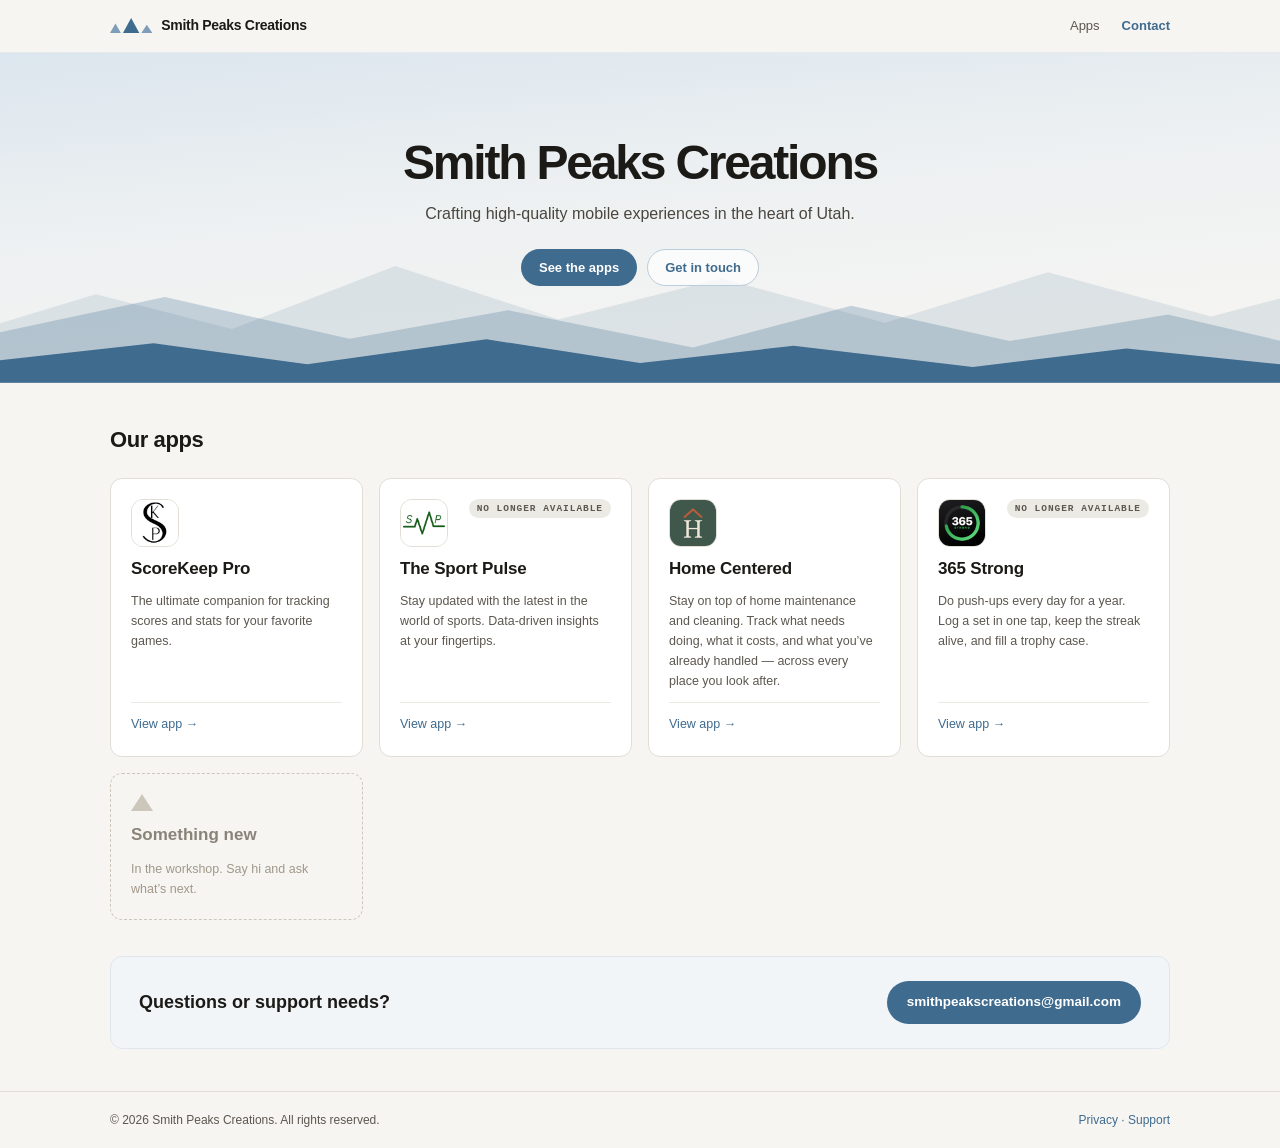
<file: index.html>
<!DOCTYPE html>
<html lang="en">
<head>
    <meta charset="UTF-8">
    <meta name="viewport" content="width=device-width, initial-scale=1">
    <title>Smith Peaks Creations | Mobile App Development</title>
    <meta name="description" content="Indie iOS apps built in Utah — ScoreKeep Pro and Home Centered. Download them on the App Store.">

    <meta property="og:title" content="Smith Peaks Creations">
    <meta property="og:description" content="Indie iOS apps built in Utah — ScoreKeep Pro and Home Centered. Download them on the App Store.">
    <meta property="og:url" content="https://smithpeakscreations.com/">
    <meta property="og:type" content="website">
    <meta property="og:image" content="https://smithpeakscreations.com/assets/og.png">
    <meta property="og:image:width" content="1200">
    <meta property="og:image:height" content="630">
    <meta name="twitter:card" content="summary_large_image">

    <link rel="icon" type="image/svg+xml" href="data:image/svg+xml,%3Csvg xmlns='http://www.w3.org/2000/svg' viewBox='0 0 32 32'%3E%3Crect width='32' height='32' rx='7' fill='%23f7f5f2'/%3E%3Cpolygon points='0,26 8,13 16,26' fill='%237d9db8'/%3E%3Cpolygon points='16,26 24,15 32,26' fill='%237d9db8'/%3E%3Cpolygon points='7,26 16,5 25,26' fill='%233f6b8f'/%3E%3C/svg%3E">
    <link rel="stylesheet" href="assets/site.css">
</head>
<body>

<a class="skip-link" href="#main">Skip to content</a>

<header class="site-header">
    <div class="wrap">
        <a class="lockup" href="/">
            <svg class="peak-mark" viewBox="0 0 62 22" role="img" aria-label="Smith Peaks Creations">
                <polygon class="peak-outer" points="0,22 8,8 16,22"/>
                <polygon class="peak-center" points="19,22 31,0 43,22"/>
                <polygon class="peak-outer" points="46,22 54,10 62,22"/>
            </svg>
            Smith Peaks Creations
        </a>
        <nav class="nav-links" aria-label="Primary">
            <a href="#apps">Apps</a>
            <a class="is-accent" href="#contact">Contact</a>
        </nav>
    </div>
</header>

<main id="main">

    <div class="hero">
        <div class="ridge ridge-back"></div>
        <div class="ridge ridge-mid"></div>
        <div class="ridge ridge-front"></div>
        <div class="wrap hero-inner">
            <h1>Smith Peaks Creations</h1>
            <p class="hero-tagline">Crafting high-quality mobile experiences in the heart of Utah.</p>
            <div class="hero-actions">
                <a class="btn btn-primary" href="#apps">See the apps</a>
                <a class="btn btn-outline" href="#contact">Get in touch</a>
            </div>
        </div>
    </div>

    <section class="wrap apps" id="apps" aria-labelledby="apps-heading">
        <div class="section-head">
            <h2 id="apps-heading">Our apps</h2>
        </div>

        <div class="app-grid">

            <article class="app-card">
                <div class="card-top">
                    <img class="app-icon" src="assets/icons/scorekeeppro.png" width="48" height="48" alt="" decoding="async">
                </div>
                <h3>ScoreKeep Pro</h3>
                <p class="app-desc">The ultimate companion for tracking scores and stats for your favorite games.</p>
                <div class="card-rule"></div>
                <a class="card-link" href="apps/scorekeeppro.html">View app &rarr;</a>
            </article>

            <article class="app-card">
                <div class="card-top">
                    <img class="app-icon" src="assets/icons/thesportpulse.png" width="48" height="48" alt="" decoding="async">
                    <span class="tag tag-retired">No longer available</span>
                </div>
                <h3>The Sport Pulse</h3>
                <p class="app-desc">Stay updated with the latest in the world of sports. Data-driven insights at your fingertips.</p>
                <div class="card-rule"></div>
                <a class="card-link" href="apps/thesportpulse.html">View app &rarr;</a>
            </article>

            <article class="app-card">
                <div class="card-top">
                    <img class="app-icon" src="assets/icons/homecentered.png" width="48" height="48" alt="" decoding="async">
                </div>
                <h3>Home Centered</h3>
                <p class="app-desc">Stay on top of home maintenance and cleaning. Track what needs doing, what it costs, and what you&rsquo;ve already handled &mdash; across every place you look after.</p>
                <div class="card-rule"></div>
                <a class="card-link" href="apps/homecentered.html">View app &rarr;</a>
            </article>

            <article class="app-card">
                <div class="card-top">
                    <img class="app-icon" src="assets/icons/365strong.png" width="48" height="48" alt="" decoding="async">
                    <span class="tag tag-retired">No longer available</span>
                </div>
                <h3>365 Strong</h3>
                <p class="app-desc">Do push-ups every day for a year. Log a set in one tap, keep the streak alive, and fill a trophy case.</p>
                <div class="card-rule"></div>
                <a class="card-link" href="apps/365strong.html">View app &rarr;</a>
            </article>

            <article class="app-card-soon">
                <svg class="soon-peak" viewBox="0 0 22 17" aria-hidden="true">
                    <polygon points="0,17 11,0 22,17"/>
                </svg>
                <h3>Something new</h3>
                <p>In the workshop. Say hi and ask what&rsquo;s next.</p>
            </article>

        </div>

        <section class="contact-band" id="contact" aria-labelledby="contact-heading">
            <h2 id="contact-heading">Questions or support needs?</h2>
            <a class="btn btn-primary btn-lg" href="mailto:smithpeakscreations@gmail.com">smithpeakscreations@gmail.com</a>
        </section>
    </section>

</main>

<footer class="site-footer">
    <div class="wrap">
        <span>&copy; 2026 Smith Peaks Creations. All rights reserved.</span>
        <span class="footer-links">
            <a href="#apps">Privacy</a> &middot;
            <a href="mailto:smithpeakscreations@gmail.com">Support</a>
        </span>
    </div>
</footer>

</body>
</html>
</file>
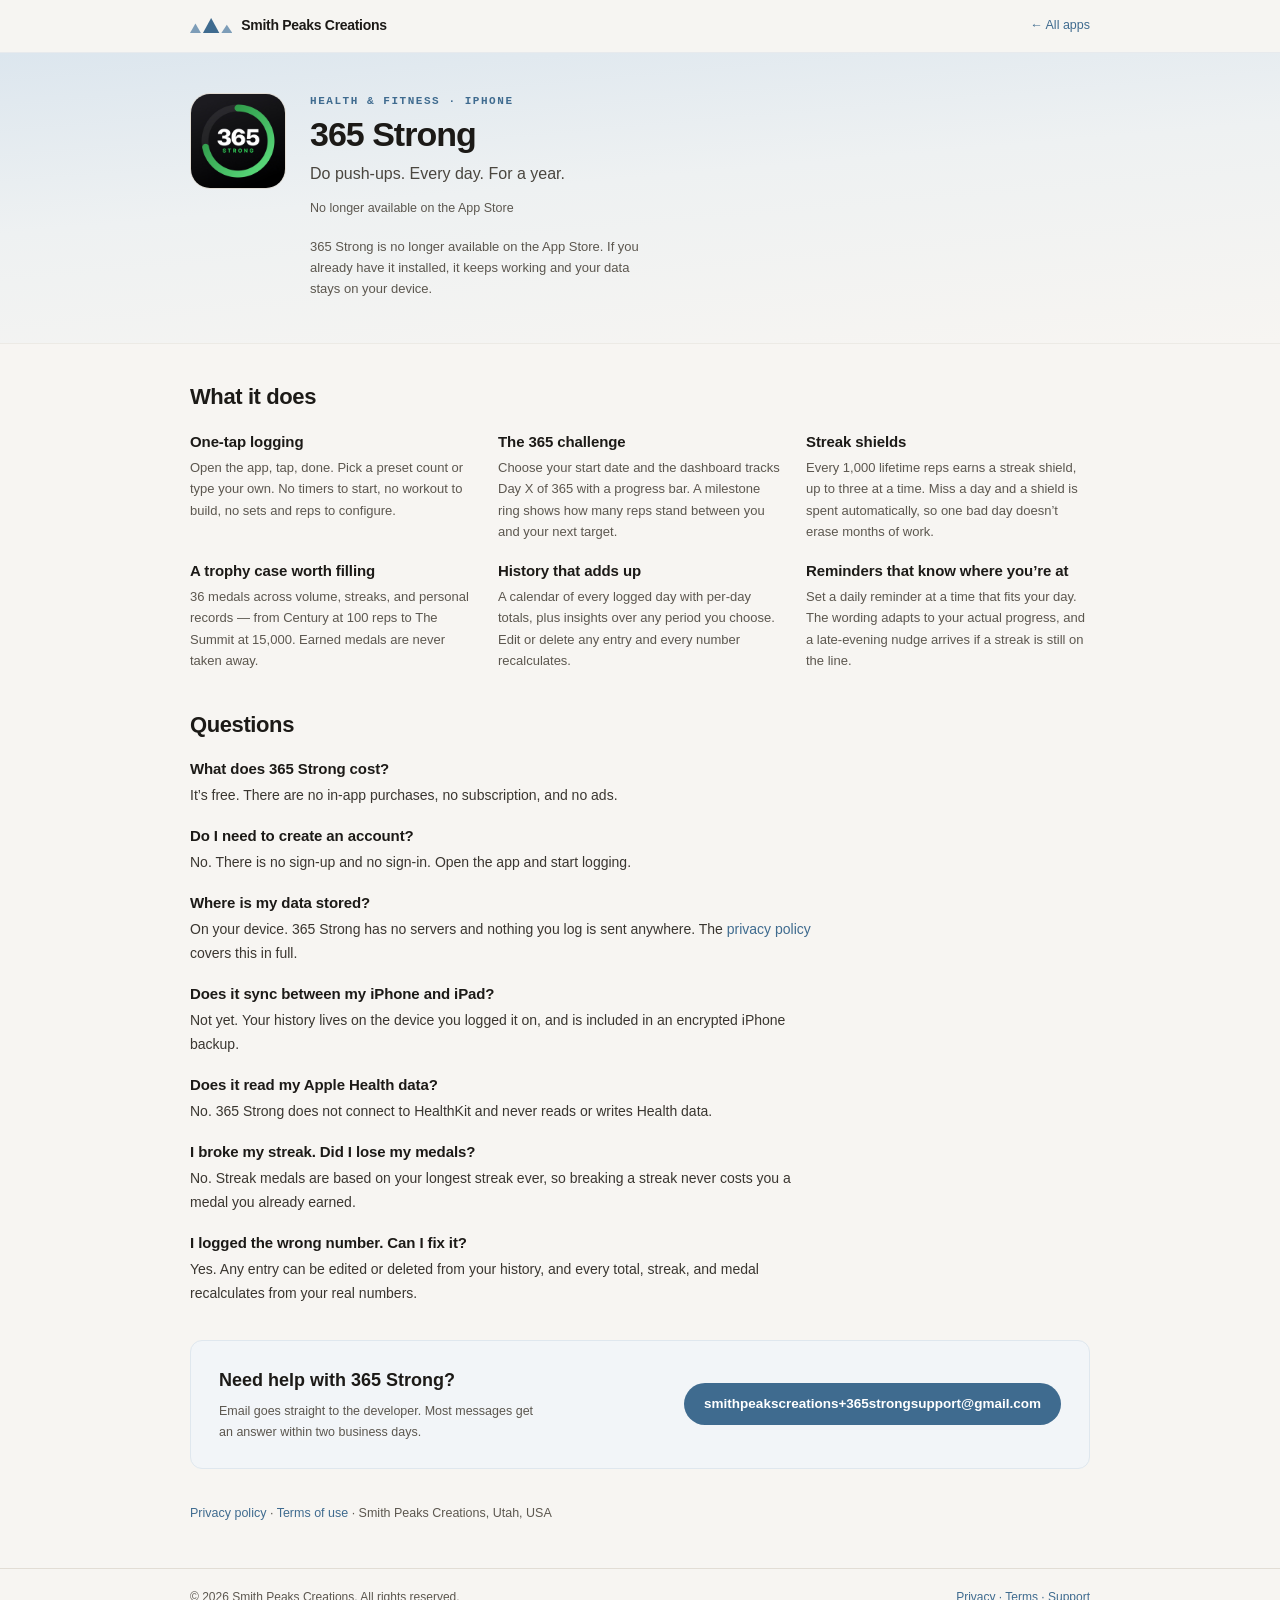
<file: apps/365strong.html>
<!DOCTYPE html>
<html lang="en">
<head>
    <meta charset="UTF-8">
    <meta name="robots" content="noindex">
    <meta name="viewport" content="width=device-width, initial-scale=1">
    <title>365 Strong for iPhone - Smith Peaks Creations</title>
    <meta name="description" content="365 Strong for iPhone — log push-ups in one tap, keep a daily streak alive for a full year, and fill a trophy case. Free, no account, everything stays on your device.">

    <meta property="og:title" content="365 Strong - Smith Peaks Creations">
    <meta property="og:description" content="365 Strong for iPhone — log push-ups in one tap, keep a daily streak alive for a full year, and fill a trophy case. Free, no account, everything stays on your device.">
    <meta property="og:url" content="https://smithpeakscreations.com/apps/365strong.html">
    <meta property="og:type" content="website">
    <meta property="og:image" content="https://smithpeakscreations.com/assets/og.png">
    <meta property="og:image:width" content="1200">
    <meta property="og:image:height" content="630">
    <meta name="twitter:card" content="summary_large_image">

    <link rel="icon" type="image/svg+xml" href="data:image/svg+xml,%3Csvg xmlns='http://www.w3.org/2000/svg' viewBox='0 0 32 32'%3E%3Crect width='32' height='32' rx='7' fill='%23f7f5f2'/%3E%3Cpolygon points='0,26 8,13 16,26' fill='%237d9db8'/%3E%3Cpolygon points='16,26 24,15 32,26' fill='%237d9db8'/%3E%3Cpolygon points='7,26 16,5 25,26' fill='%233f6b8f'/%3E%3C/svg%3E">
    <link rel="stylesheet" href="../assets/site.css">
</head>
<body class="page-app">

<a class="skip-link" href="#main">Skip to content</a>

<header class="site-header">
    <div class="wrap">
        <a class="lockup" href="../index.html">
            <svg class="peak-mark" viewBox="0 0 62 22" role="img" aria-label="Smith Peaks Creations">
                <polygon class="peak-outer" points="0,22 8,8 16,22"/>
                <polygon class="peak-center" points="19,22 31,0 43,22"/>
                <polygon class="peak-outer" points="46,22 54,10 62,22"/>
            </svg>
            Smith Peaks Creations
        </a>
        <a class="back-link" href="../index.html">&larr; All apps</a>
    </div>
</header>

<main id="main">

    <div class="app-hero">
        <div class="wrap app-hero-inner">
            <img class="app-hero-icon" src="../assets/icons/365strong-256.png" width="96" height="96" alt="" decoding="async">
            <div class="app-hero-text">
                <p class="app-eyebrow">Health &amp; Fitness &middot; iPhone</p>
                <h1>365 Strong</h1>
                <p class="app-tagline">Do push-ups. Every day. For a year.</p>
                <p class="app-meta">No longer available on the App Store</p>
                <div class="app-actions">
                    <p class="app-retired">365 Strong is no longer available on the App Store. If you already have it installed, it keeps working and your data stays on your device.</p>
                </div>
            </div>
        </div>
    </div>

    <div class="wrap app-body">

        <section class="app-section" aria-labelledby="features-heading">
            <h2 id="features-heading">What it does</h2>
            <div class="feature-grid">
                <div class="feature">
                    <h3>One-tap logging</h3>
                    <p>Open the app, tap, done. Pick a preset count or type your own. No timers to start, no workout to build, no sets and reps to configure.</p>
                </div>

                <div class="feature">
                    <h3>The 365 challenge</h3>
                    <p>Choose your start date and the dashboard tracks Day X of 365 with a progress bar. A milestone ring shows how many reps stand between you and your next target.</p>
                </div>

                <div class="feature">
                    <h3>Streak shields</h3>
                    <p>Every 1,000 lifetime reps earns a streak shield, up to three at a time. Miss a day and a shield is spent automatically, so one bad day doesn&rsquo;t erase months of work.</p>
                </div>

                <div class="feature">
                    <h3>A trophy case worth filling</h3>
                    <p>36 medals across volume, streaks, and personal records &mdash; from Century at 100 reps to The Summit at 15,000. Earned medals are never taken away.</p>
                </div>

                <div class="feature">
                    <h3>History that adds up</h3>
                    <p>A calendar of every logged day with per-day totals, plus insights over any period you choose. Edit or delete any entry and every number recalculates.</p>
                </div>

                <div class="feature">
                    <h3>Reminders that know where you&rsquo;re at</h3>
                    <p>Set a daily reminder at a time that fits your day. The wording adapts to your actual progress, and a late-evening nudge arrives if a streak is still on the line.</p>
                </div>
            </div>
        </section>

        <!-- Screenshots go here. See README, "Adding app screenshots".
        <section class="app-section" aria-labelledby="shots-heading">
            <h2 id="shots-heading">A look inside</h2>
            <div class="shot-gallery">
                <img class="shot" src="../assets/screenshots/365strong/01.png" width="626" height="1360" alt="..." loading="lazy" decoding="async">
            </div>
        </section>
        -->

        <section class="app-section" aria-labelledby="faq-heading">
            <h2 id="faq-heading">Questions</h2>
            <div class="faq-list">
                <div class="faq-item">
                    <h3 class="faq-q">What does 365 Strong cost?</h3>
                    <p class="faq-a">It&rsquo;s free. There are no in-app purchases, no subscription, and no ads.</p>
                </div>

                <div class="faq-item">
                    <h3 class="faq-q">Do I need to create an account?</h3>
                    <p class="faq-a">No. There is no sign-up and no sign-in. Open the app and start logging.</p>
                </div>

                <div class="faq-item">
                    <h3 class="faq-q">Where is my data stored?</h3>
                    <p class="faq-a">On your device. 365 Strong has no servers and nothing you log is sent anywhere. The <a href="../privacy/365strong.html">privacy policy</a> covers this in full.</p>
                </div>

                <div class="faq-item">
                    <h3 class="faq-q">Does it sync between my iPhone and iPad?</h3>
                    <p class="faq-a">Not yet. Your history lives on the device you logged it on, and is included in an encrypted iPhone backup.</p>
                </div>

                <div class="faq-item">
                    <h3 class="faq-q">Does it read my Apple Health data?</h3>
                    <p class="faq-a">No. 365 Strong does not connect to HealthKit and never reads or writes Health data.</p>
                </div>

                <div class="faq-item">
                    <h3 class="faq-q">I broke my streak. Did I lose my medals?</h3>
                    <p class="faq-a">No. Streak medals are based on your longest streak ever, so breaking a streak never costs you a medal you already earned.</p>
                </div>

                <div class="faq-item">
                    <h3 class="faq-q">I logged the wrong number. Can I fix it?</h3>
                    <p class="faq-a">Yes. Any entry can be edited or deleted from your history, and every total, streak, and medal recalculates from your real numbers.</p>
                </div>
            </div>
        </section>

        <section class="contact-band" id="support" aria-labelledby="support-heading">
            <div>
                <h2 id="support-heading">Need help with 365 Strong?</h2>
                <p class="support-note">Email goes straight to the developer. Most messages get an answer within two business days.</p>
            </div>
            <a class="btn btn-primary btn-lg" href="mailto:smithpeakscreations+365strongsupport@gmail.com">smithpeakscreations+365strongsupport@gmail.com</a>
        </section>

        <p class="app-legal">
            <a href="../privacy/365strong.html">Privacy policy</a> &middot;
            <a href="../terms/365strong.html">Terms of use</a> &middot;
            Smith Peaks Creations, Utah, USA
        </p>

    </div>

</main>

<footer class="site-footer">
    <div class="wrap">
        <span>&copy; 2026 Smith Peaks Creations. All rights reserved.</span>
        <span class="footer-links">
            <a href="../privacy/365strong.html">Privacy</a> &middot;
            <a href="../terms/365strong.html">Terms</a> &middot;
            <a href="mailto:smithpeakscreations+365strongsupport@gmail.com">Support</a>
        </span>
    </div>
</footer>

</body>
</html>
</file>
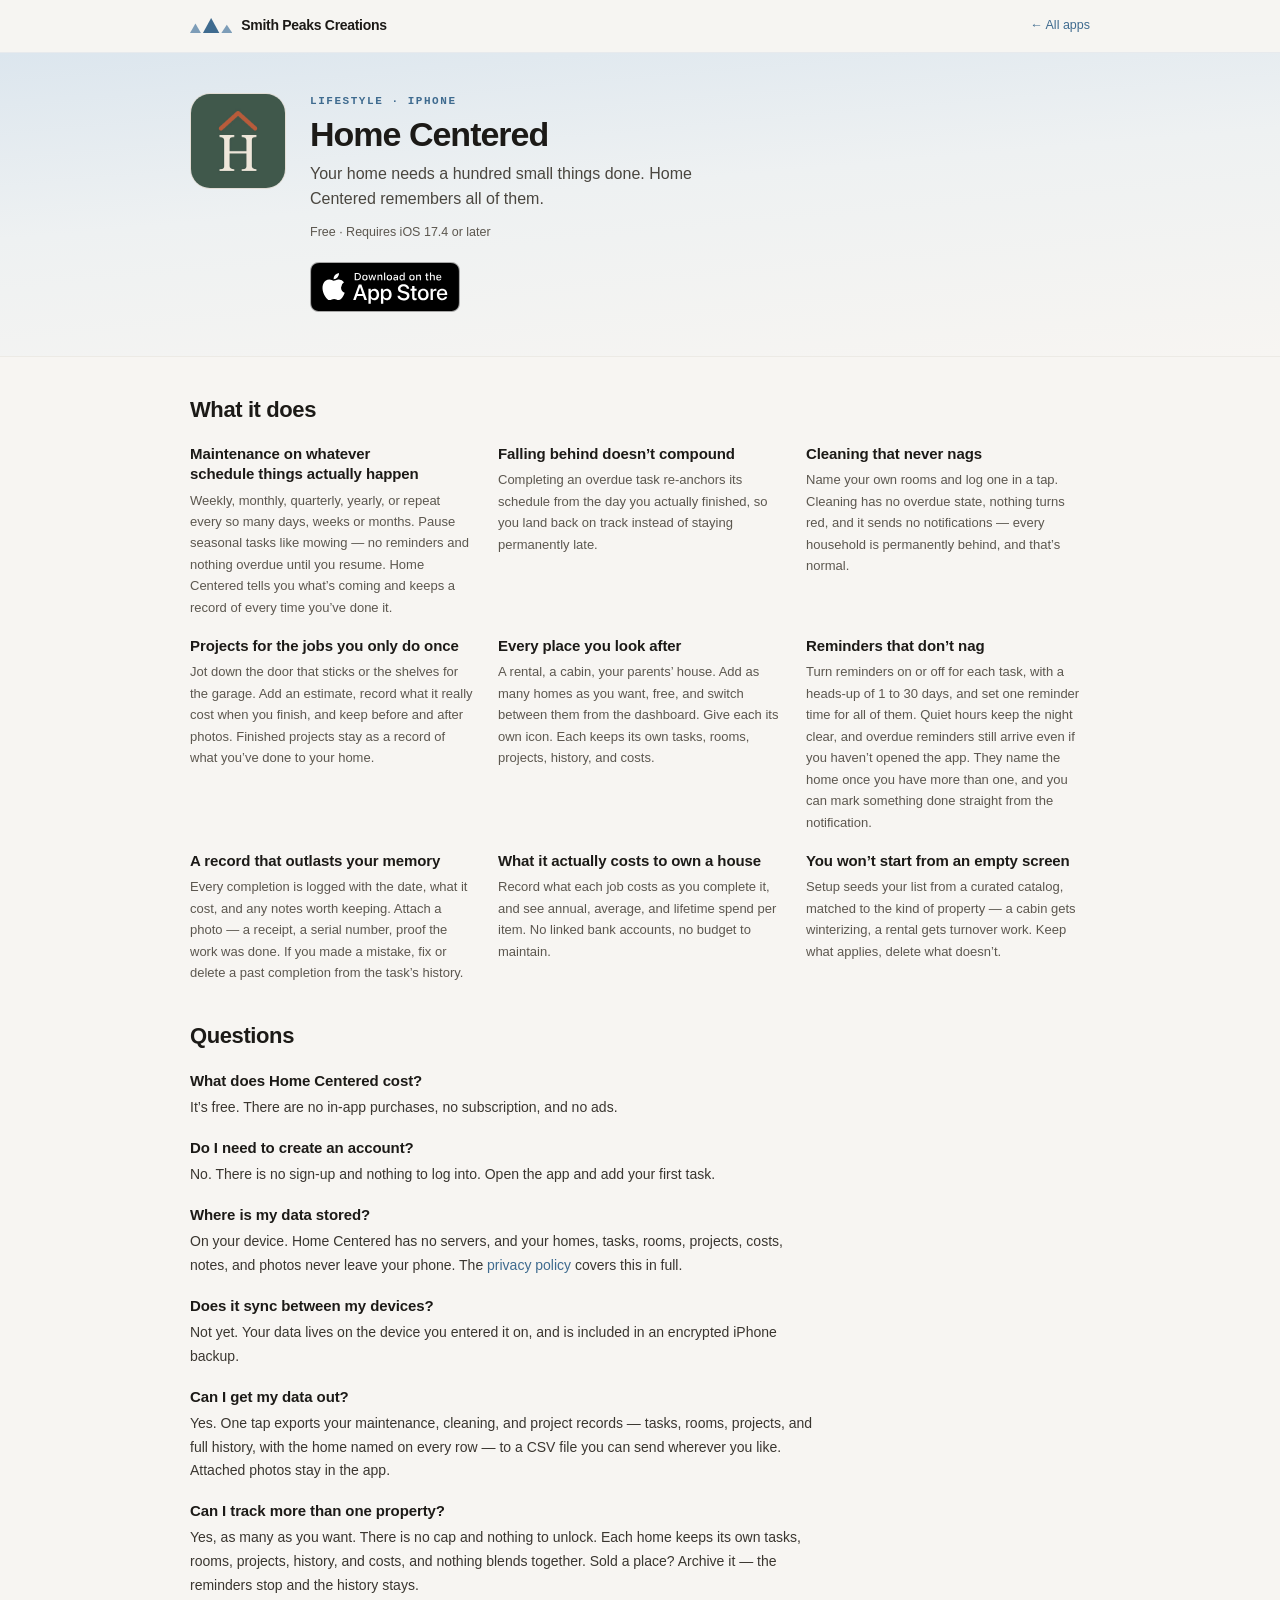
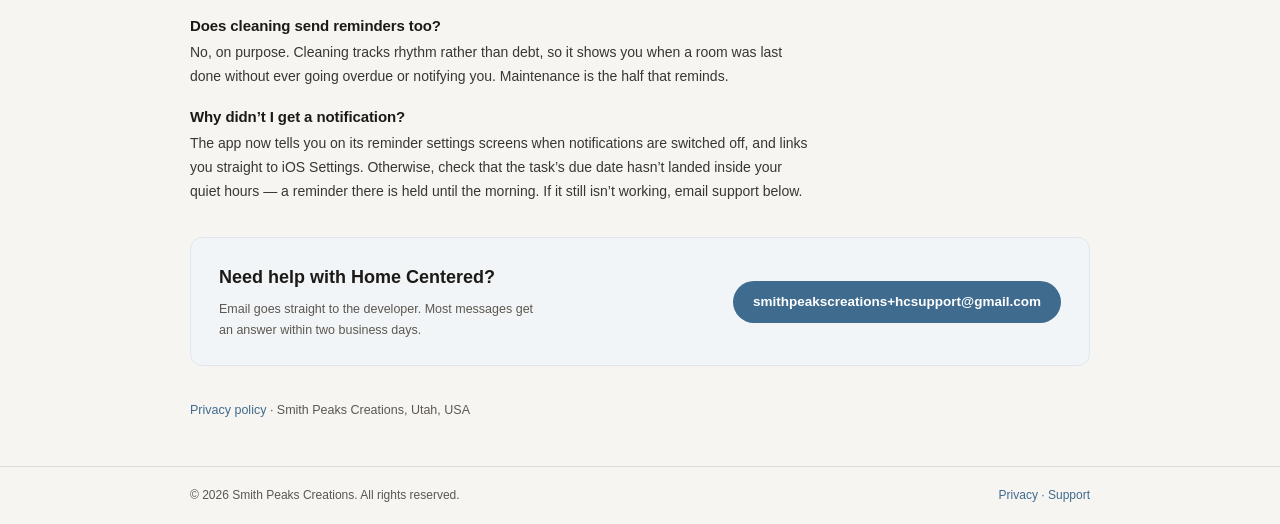
<file: apps/homecentered.html>
<!DOCTYPE html>
<html lang="en">
<head>
    <meta charset="UTF-8">
    <meta name="viewport" content="width=device-width, initial-scale=1">
    <title>Home Centered for iPhone - Smith Peaks Creations</title>
    <meta name="description" content="Home Centered for iPhone — maintenance that remembers, a cleaning log that never nags, one-time projects with costs and photos, and every home you look after in one app. Free, no account, everything stays on your device.">

    <meta property="og:title" content="Home Centered - Smith Peaks Creations">
    <meta property="og:description" content="Home Centered for iPhone — maintenance that remembers, a cleaning log that never nags, one-time projects with costs and photos, and every home you look after in one app. Free, no account, everything stays on your device.">
    <meta property="og:url" content="https://smithpeakscreations.com/apps/homecentered.html">
    <meta property="og:type" content="website">
    <meta property="og:image" content="https://smithpeakscreations.com/assets/og.png">
    <meta property="og:image:width" content="1200">
    <meta property="og:image:height" content="630">
    <meta name="twitter:card" content="summary_large_image">

    <link rel="icon" type="image/svg+xml" href="data:image/svg+xml,%3Csvg xmlns='http://www.w3.org/2000/svg' viewBox='0 0 32 32'%3E%3Crect width='32' height='32' rx='7' fill='%23f7f5f2'/%3E%3Cpolygon points='0,26 8,13 16,26' fill='%237d9db8'/%3E%3Cpolygon points='16,26 24,15 32,26' fill='%237d9db8'/%3E%3Cpolygon points='7,26 16,5 25,26' fill='%233f6b8f'/%3E%3C/svg%3E">
    <link rel="stylesheet" href="../assets/site.css">
</head>
<body class="page-app">

<a class="skip-link" href="#main">Skip to content</a>

<header class="site-header">
    <div class="wrap">
        <a class="lockup" href="../index.html">
            <svg class="peak-mark" viewBox="0 0 62 22" role="img" aria-label="Smith Peaks Creations">
                <polygon class="peak-outer" points="0,22 8,8 16,22"/>
                <polygon class="peak-center" points="19,22 31,0 43,22"/>
                <polygon class="peak-outer" points="46,22 54,10 62,22"/>
            </svg>
            Smith Peaks Creations
        </a>
        <a class="back-link" href="../index.html">&larr; All apps</a>
    </div>
</header>

<main id="main">

    <div class="app-hero">
        <div class="wrap app-hero-inner">
            <img class="app-hero-icon" src="../assets/icons/homecentered-256.png" width="96" height="96" alt="" decoding="async">
            <div class="app-hero-text">
                <p class="app-eyebrow">Lifestyle &middot; iPhone</p>
                <h1>Home Centered</h1>
                <p class="app-tagline">Your home needs a hundred small things done. Home Centered remembers all of them.</p>
                <p class="app-meta">Free &middot; Requires iOS 17.4 or later</p>
                <div class="app-actions">
                    <a href="https://apps.apple.com/app/id6797084066">
                        <picture>
                            <source srcset="../assets/appstore-badge-white.svg" media="(prefers-color-scheme: dark)">
                            <img class="badge-appstore" src="../assets/appstore-badge-black.svg" width="150" height="50" alt="Download Home Centered on the App Store" decoding="async">
                        </picture>
                    </a>
                </div>
            </div>
        </div>
    </div>

    <div class="wrap app-body">

        <section class="app-section" aria-labelledby="features-heading">
            <h2 id="features-heading">What it does</h2>
            <div class="feature-grid">
                <div class="feature">
                    <h3>Maintenance on whatever schedule things actually happen</h3>
                    <p>Weekly, monthly, quarterly, yearly, or repeat every so many days, weeks or months. Pause seasonal tasks like mowing &mdash; no reminders and nothing overdue until you resume. Home Centered tells you what&rsquo;s coming and keeps a record of every time you&rsquo;ve done it.</p>
                </div>

                <div class="feature">
                    <h3>Falling behind doesn&rsquo;t compound</h3>
                    <p>Completing an overdue task re-anchors its schedule from the day you actually finished, so you land back on track instead of staying permanently late.</p>
                </div>

                <div class="feature">
                    <h3>Cleaning that never nags</h3>
                    <p>Name your own rooms and log one in a tap. Cleaning has no overdue state, nothing turns red, and it sends no notifications &mdash; every household is permanently behind, and that&rsquo;s normal.</p>
                </div>

                <div class="feature">
                    <h3>Projects for the jobs you only do once</h3>
                    <p>Jot down the door that sticks or the shelves for the garage. Add an estimate, record what it really cost when you finish, and keep before and after photos. Finished projects stay as a record of what you&rsquo;ve done to your home.</p>
                </div>

                <div class="feature">
                    <h3>Every place you look after</h3>
                    <p>A rental, a cabin, your parents&rsquo; house. Add as many homes as you want, free, and switch between them from the dashboard. Give each its own icon. Each keeps its own tasks, rooms, projects, history, and costs.</p>
                </div>

                <div class="feature">
                    <h3>Reminders that don&rsquo;t nag</h3>
                    <p>Turn reminders on or off for each task, with a heads-up of 1 to 30 days, and set one reminder time for all of them. Quiet hours keep the night clear, and overdue reminders still arrive even if you haven&rsquo;t opened the app. They name the home once you have more than one, and you can mark something done straight from the notification.</p>
                </div>

                <div class="feature">
                    <h3>A record that outlasts your memory</h3>
                    <p>Every completion is logged with the date, what it cost, and any notes worth keeping. Attach a photo &mdash; a receipt, a serial number, proof the work was done. If you made a mistake, fix or delete a past completion from the task&rsquo;s history.</p>
                </div>

                <div class="feature">
                    <h3>What it actually costs to own a house</h3>
                    <p>Record what each job costs as you complete it, and see annual, average, and lifetime spend per item. No linked bank accounts, no budget to maintain.</p>
                </div>

                <div class="feature">
                    <h3>You won&rsquo;t start from an empty screen</h3>
                    <p>Setup seeds your list from a curated catalog, matched to the kind of property &mdash; a cabin gets winterizing, a rental gets turnover work. Keep what applies, delete what doesn&rsquo;t.</p>
                </div>
            </div>
        </section>

        <!-- Screenshots go here. See README, "Adding app screenshots".
        <section class="app-section" aria-labelledby="shots-heading">
            <h2 id="shots-heading">A look inside</h2>
            <div class="shot-gallery">
                <img class="shot" src="../assets/screenshots/homecentered/01.png" width="626" height="1360" alt="..." loading="lazy" decoding="async">
            </div>
        </section>
        -->

        <section class="app-section" aria-labelledby="faq-heading">
            <h2 id="faq-heading">Questions</h2>
            <div class="faq-list">
                <div class="faq-item">
                    <h3 class="faq-q">What does Home Centered cost?</h3>
                    <p class="faq-a">It&rsquo;s free. There are no in-app purchases, no subscription, and no ads.</p>
                </div>

                <div class="faq-item">
                    <h3 class="faq-q">Do I need to create an account?</h3>
                    <p class="faq-a">No. There is no sign-up and nothing to log into. Open the app and add your first task.</p>
                </div>

                <div class="faq-item">
                    <h3 class="faq-q">Where is my data stored?</h3>
                    <p class="faq-a">On your device. Home Centered has no servers, and your homes, tasks, rooms, projects, costs, notes, and photos never leave your phone. The <a href="../privacy/homecentered.html">privacy policy</a> covers this in full.</p>
                </div>

                <div class="faq-item">
                    <h3 class="faq-q">Does it sync between my devices?</h3>
                    <p class="faq-a">Not yet. Your data lives on the device you entered it on, and is included in an encrypted iPhone backup.</p>
                </div>

                <div class="faq-item">
                    <h3 class="faq-q">Can I get my data out?</h3>
                    <p class="faq-a">Yes. One tap exports your maintenance, cleaning, and project records &mdash; tasks, rooms, projects, and full history, with the home named on every row &mdash; to a CSV file you can send wherever you like. Attached photos stay in the app.</p>
                </div>

                <div class="faq-item">
                    <h3 class="faq-q">Can I track more than one property?</h3>
                    <p class="faq-a">Yes, as many as you want. There is no cap and nothing to unlock. Each home keeps its own tasks, rooms, projects, history, and costs, and nothing blends together. Sold a place? Archive it &mdash; the reminders stop and the history stays.</p>
                </div>

                <div class="faq-item">
                    <h3 class="faq-q">Does cleaning send reminders too?</h3>
                    <p class="faq-a">No, on purpose. Cleaning tracks rhythm rather than debt, so it shows you when a room was last done without ever going overdue or notifying you. Maintenance is the half that reminds.</p>
                </div>

                <div class="faq-item">
                    <h3 class="faq-q">Why didn&rsquo;t I get a notification?</h3>
                    <p class="faq-a">The app now tells you on its reminder settings screens when notifications are switched off, and links you straight to iOS Settings. Otherwise, check that the task&rsquo;s due date hasn&rsquo;t landed inside your quiet hours &mdash; a reminder there is held until the morning. If it still isn&rsquo;t working, email support below.</p>
                </div>
            </div>
        </section>

        <section class="contact-band" id="support" aria-labelledby="support-heading">
            <div>
                <h2 id="support-heading">Need help with Home Centered?</h2>
                <p class="support-note">Email goes straight to the developer. Most messages get an answer within two business days.</p>
            </div>
            <a class="btn btn-primary btn-lg" href="mailto:smithpeakscreations+hcsupport@gmail.com">smithpeakscreations+hcsupport@gmail.com</a>
        </section>

        <p class="app-legal">
            <a href="../privacy/homecentered.html">Privacy policy</a> &middot;
            Smith Peaks Creations, Utah, USA
        </p>

    </div>

</main>

<footer class="site-footer">
    <div class="wrap">
        <span>&copy; 2026 Smith Peaks Creations. All rights reserved.</span>
        <span class="footer-links">
            <a href="../privacy/homecentered.html">Privacy</a> &middot;
            <a href="mailto:smithpeakscreations+hcsupport@gmail.com">Support</a>
        </span>
    </div>
</footer>

</body>
</html>
</file>
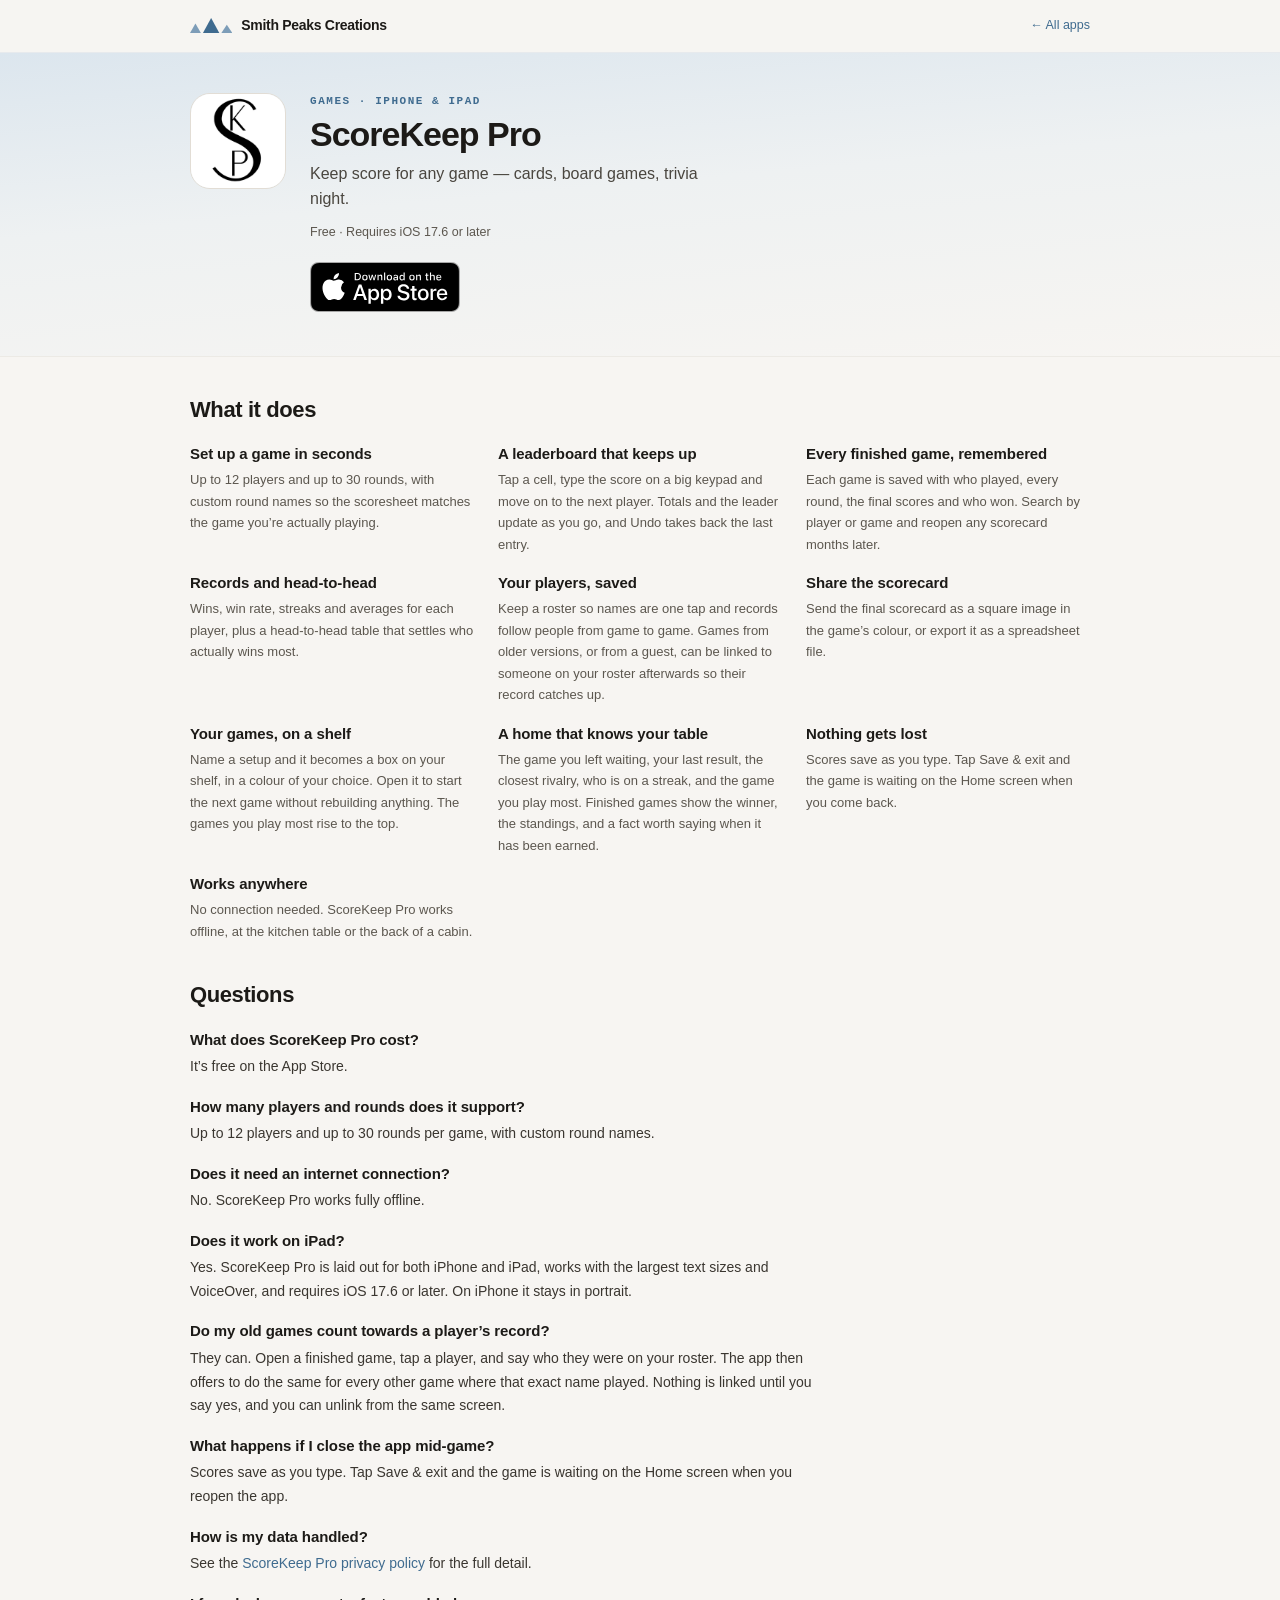
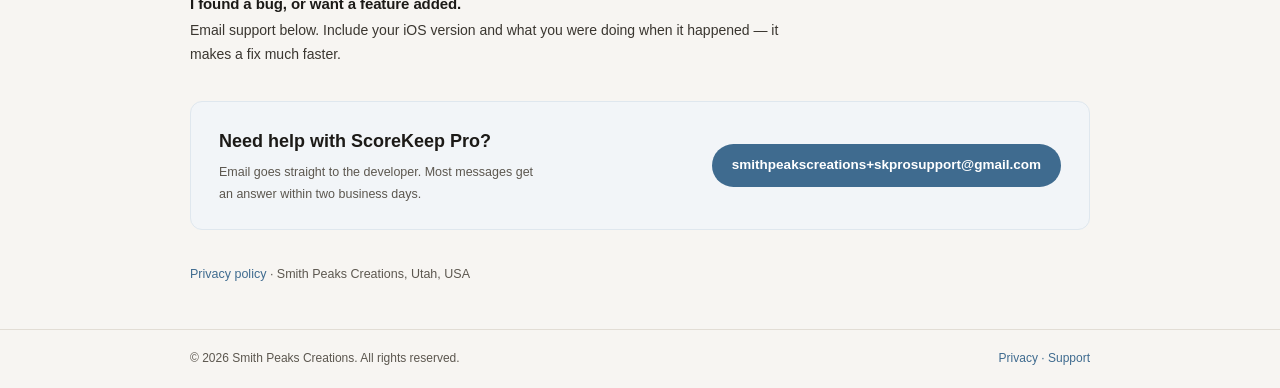
<file: apps/scorekeeppro.html>
<!DOCTYPE html>
<html lang="en">
<head>
    <meta charset="UTF-8">
    <meta name="viewport" content="width=device-width, initial-scale=1">
    <title>ScoreKeep Pro for iPhone and iPad - Smith Peaks Creations</title>
    <meta name="description" content="ScoreKeep Pro for iPhone and iPad — track scores for up to 12 players across up to 30 rounds, with a big-keypad scoresheet, colour-coded saved games, history, records and head-to-head, and offline play. Free on the App Store.">

    <meta property="og:title" content="ScoreKeep Pro - Smith Peaks Creations">
    <meta property="og:description" content="ScoreKeep Pro for iPhone and iPad — track scores for up to 12 players across up to 30 rounds, with a big-keypad scoresheet, colour-coded saved games, history, records and head-to-head, and offline play. Free on the App Store.">
    <meta property="og:url" content="https://smithpeakscreations.com/apps/scorekeeppro.html">
    <meta property="og:type" content="website">
    <meta property="og:image" content="https://smithpeakscreations.com/assets/og.png">
    <meta property="og:image:width" content="1200">
    <meta property="og:image:height" content="630">
    <meta name="twitter:card" content="summary_large_image">

    <link rel="icon" type="image/svg+xml" href="data:image/svg+xml,%3Csvg xmlns='http://www.w3.org/2000/svg' viewBox='0 0 32 32'%3E%3Crect width='32' height='32' rx='7' fill='%23f7f5f2'/%3E%3Cpolygon points='0,26 8,13 16,26' fill='%237d9db8'/%3E%3Cpolygon points='16,26 24,15 32,26' fill='%237d9db8'/%3E%3Cpolygon points='7,26 16,5 25,26' fill='%233f6b8f'/%3E%3C/svg%3E">
    <link rel="stylesheet" href="../assets/site.css">
</head>
<body class="page-app">

<a class="skip-link" href="#main">Skip to content</a>

<header class="site-header">
    <div class="wrap">
        <a class="lockup" href="../index.html">
            <svg class="peak-mark" viewBox="0 0 62 22" role="img" aria-label="Smith Peaks Creations">
                <polygon class="peak-outer" points="0,22 8,8 16,22"/>
                <polygon class="peak-center" points="19,22 31,0 43,22"/>
                <polygon class="peak-outer" points="46,22 54,10 62,22"/>
            </svg>
            Smith Peaks Creations
        </a>
        <a class="back-link" href="../index.html">&larr; All apps</a>
    </div>
</header>

<main id="main">

    <div class="app-hero">
        <div class="wrap app-hero-inner">
            <img class="app-hero-icon" src="../assets/icons/scorekeeppro-256.png" width="96" height="96" alt="" decoding="async">
            <div class="app-hero-text">
                <p class="app-eyebrow">Games &middot; iPhone &amp; iPad</p>
                <h1>ScoreKeep Pro</h1>
                <p class="app-tagline">Keep score for any game &mdash; cards, board games, trivia night.</p>
                <p class="app-meta">Free &middot; Requires iOS 17.6 or later</p>
                <div class="app-actions">
                    <a href="https://apps.apple.com/app/id6744083508">
                        <picture>
                            <source srcset="../assets/appstore-badge-white.svg" media="(prefers-color-scheme: dark)">
                            <img class="badge-appstore" src="../assets/appstore-badge-black.svg" width="150" height="50" alt="Download ScoreKeep Pro on the App Store" decoding="async">
                        </picture>
                    </a>
                </div>
            </div>
        </div>
    </div>

    <div class="wrap app-body">

        <section class="app-section" aria-labelledby="features-heading">
            <h2 id="features-heading">What it does</h2>
            <div class="feature-grid">
                <div class="feature">
                    <h3>Set up a game in seconds</h3>
                    <p>Up to 12 players and up to 30 rounds, with custom round names so the scoresheet matches the game you&rsquo;re actually playing.</p>
                </div>

                <div class="feature">
                    <h3>A leaderboard that keeps up</h3>
                    <p>Tap a cell, type the score on a big keypad and move on to the next player. Totals and the leader update as you go, and Undo takes back the last entry.</p>
                </div>

                <div class="feature">
                    <h3>Every finished game, remembered</h3>
                    <p>Each game is saved with who played, every round, the final scores and who won. Search by player or game and reopen any scorecard months later.</p>
                </div>

                <div class="feature">
                    <h3>Records and head-to-head</h3>
                    <p>Wins, win rate, streaks and averages for each player, plus a head-to-head table that settles who actually wins most.</p>
                </div>

                <div class="feature">
                    <h3>Your players, saved</h3>
                    <p>Keep a roster so names are one tap and records follow people from game to game. Games from older versions, or from a guest, can be linked to someone on your roster afterwards so their record catches up.</p>
                </div>

                <div class="feature">
                    <h3>Share the scorecard</h3>
                    <p>Send the final scorecard as a square image in the game&rsquo;s colour, or export it as a spreadsheet file.</p>
                </div>

                <div class="feature">
                    <h3>Your games, on a shelf</h3>
                    <p>Name a setup and it becomes a box on your shelf, in a colour of your choice. Open it to start the next game without rebuilding anything. The games you play most rise to the top.</p>
                </div>

                <div class="feature">
                    <h3>A home that knows your table</h3>
                    <p>The game you left waiting, your last result, the closest rivalry, who is on a streak, and the game you play most. Finished games show the winner, the standings, and a fact worth saying when it has been earned.</p>
                </div>

                <div class="feature">
                    <h3>Nothing gets lost</h3>
                    <p>Scores save as you type. Tap Save &amp; exit and the game is waiting on the Home screen when you come back.</p>
                </div>

                <div class="feature">
                    <h3>Works anywhere</h3>
                    <p>No connection needed. ScoreKeep Pro works offline, at the kitchen table or the back of a cabin.</p>
                </div>
            </div>
        </section>

        <!-- Screenshots go here. See README, "Adding app screenshots".
        <section class="app-section" aria-labelledby="shots-heading">
            <h2 id="shots-heading">A look inside</h2>
            <div class="shot-gallery">
                <img class="shot" src="../assets/screenshots/scorekeeppro/01.png" width="626" height="1360" alt="..." loading="lazy" decoding="async">
            </div>
        </section>
        -->

        <section class="app-section" aria-labelledby="faq-heading">
            <h2 id="faq-heading">Questions</h2>
            <div class="faq-list">
                <div class="faq-item">
                    <h3 class="faq-q">What does ScoreKeep Pro cost?</h3>
                    <p class="faq-a">It&rsquo;s free on the App Store.</p>
                </div>

                <div class="faq-item">
                    <h3 class="faq-q">How many players and rounds does it support?</h3>
                    <p class="faq-a">Up to 12 players and up to 30 rounds per game, with custom round names.</p>
                </div>

                <div class="faq-item">
                    <h3 class="faq-q">Does it need an internet connection?</h3>
                    <p class="faq-a">No. ScoreKeep Pro works fully offline.</p>
                </div>

                <div class="faq-item">
                    <h3 class="faq-q">Does it work on iPad?</h3>
                    <p class="faq-a">Yes. ScoreKeep Pro is laid out for both iPhone and iPad, works with the largest text sizes and VoiceOver, and requires iOS 17.6 or later. On iPhone it stays in portrait.</p>
                </div>

                <div class="faq-item">
                    <h3 class="faq-q">Do my old games count towards a player&rsquo;s record?</h3>
                    <p class="faq-a">They can. Open a finished game, tap a player, and say who they were on your roster. The app then offers to do the same for every other game where that exact name played. Nothing is linked until you say yes, and you can unlink from the same screen.</p>
                </div>

                <div class="faq-item">
                    <h3 class="faq-q">What happens if I close the app mid-game?</h3>
                    <p class="faq-a">Scores save as you type. Tap Save &amp; exit and the game is waiting on the Home screen when you reopen the app.</p>
                </div>

                <div class="faq-item">
                    <h3 class="faq-q">How is my data handled?</h3>
                    <p class="faq-a">See the <a href="../privacy/scorekeeppro.html">ScoreKeep Pro privacy policy</a> for the full detail.</p>
                </div>

                <div class="faq-item">
                    <h3 class="faq-q">I found a bug, or want a feature added.</h3>
                    <p class="faq-a">Email support below. Include your iOS version and what you were doing when it happened &mdash; it makes a fix much faster.</p>
                </div>
            </div>
        </section>

        <section class="contact-band" id="support" aria-labelledby="support-heading">
            <div>
                <h2 id="support-heading">Need help with ScoreKeep Pro?</h2>
                <p class="support-note">Email goes straight to the developer. Most messages get an answer within two business days.</p>
            </div>
            <a class="btn btn-primary btn-lg" href="mailto:smithpeakscreations+skprosupport@gmail.com">smithpeakscreations+skprosupport@gmail.com</a>
        </section>

        <p class="app-legal">
            <a href="../privacy/scorekeeppro.html">Privacy policy</a> &middot;
            Smith Peaks Creations, Utah, USA
        </p>

    </div>

</main>

<footer class="site-footer">
    <div class="wrap">
        <span>&copy; 2026 Smith Peaks Creations. All rights reserved.</span>
        <span class="footer-links">
            <a href="../privacy/scorekeeppro.html">Privacy</a> &middot;
            <a href="mailto:smithpeakscreations+skprosupport@gmail.com">Support</a>
        </span>
    </div>
</footer>

</body>
</html>
</file>
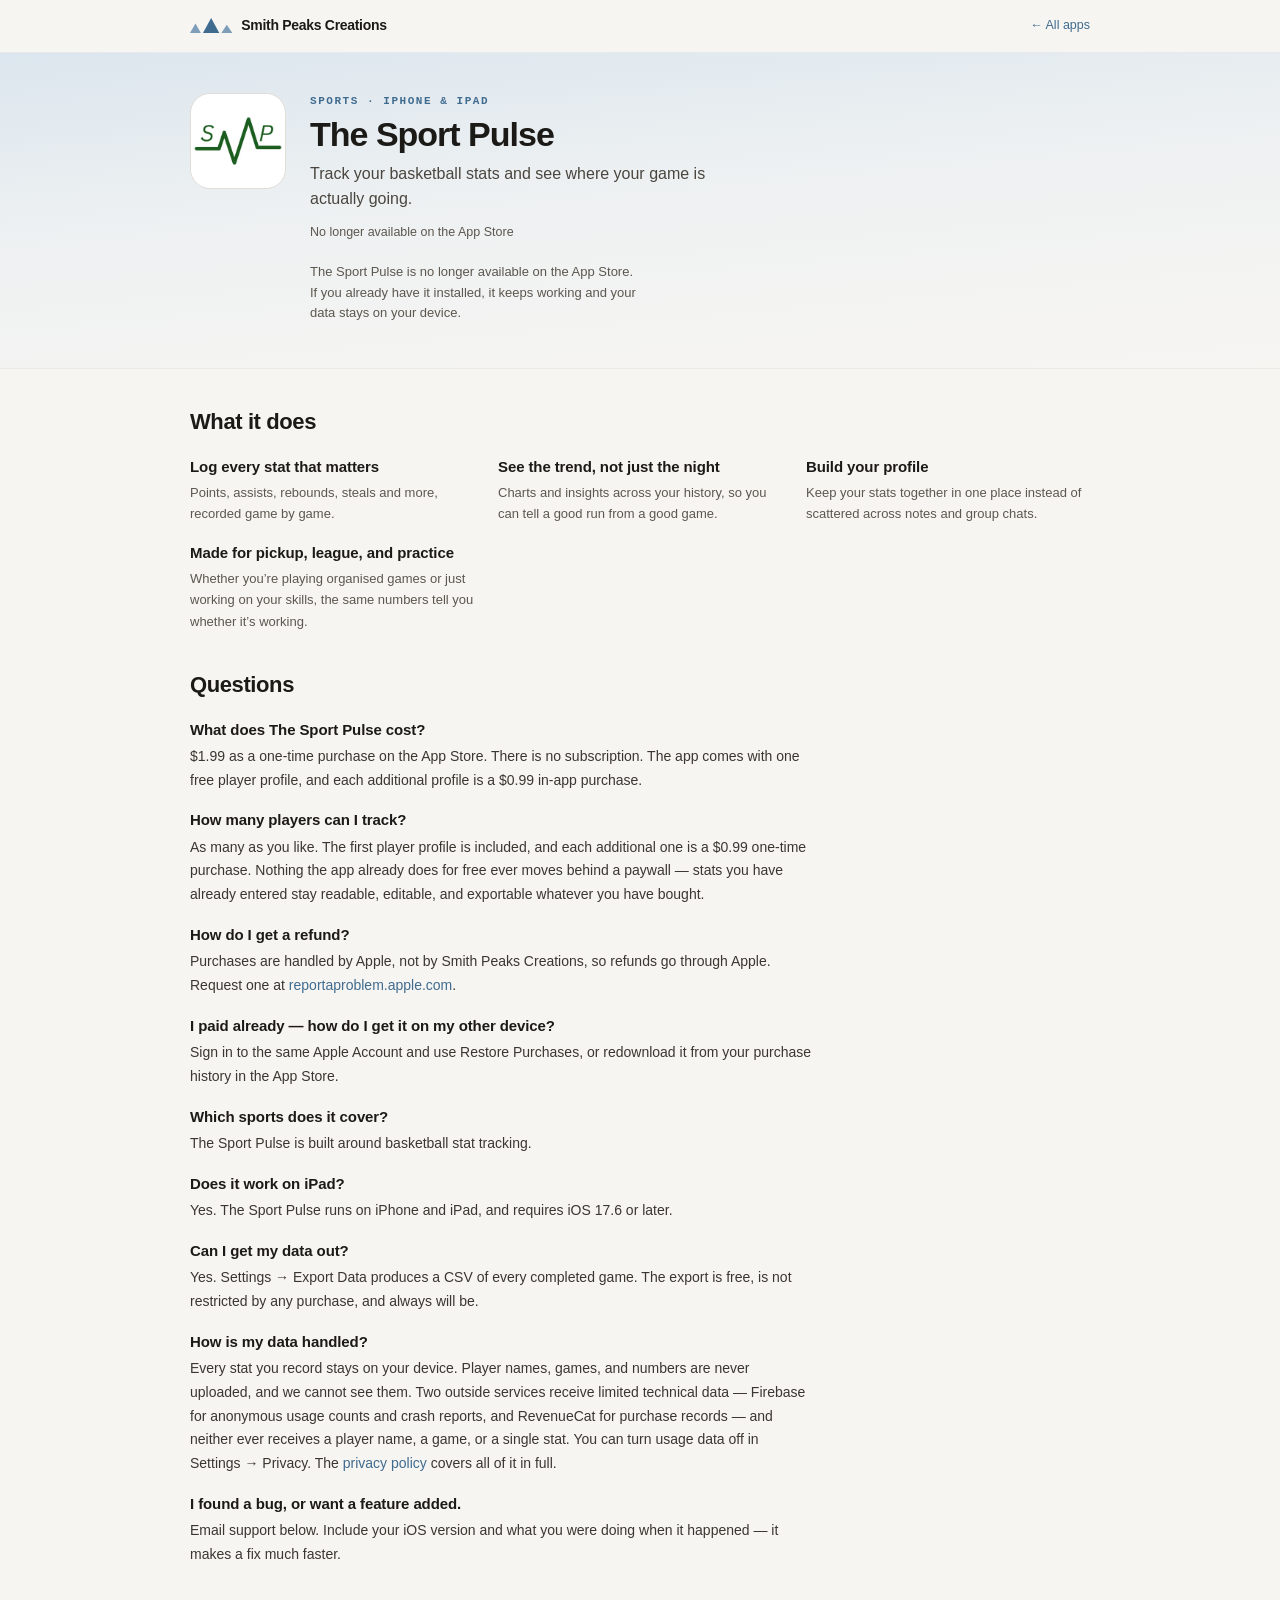
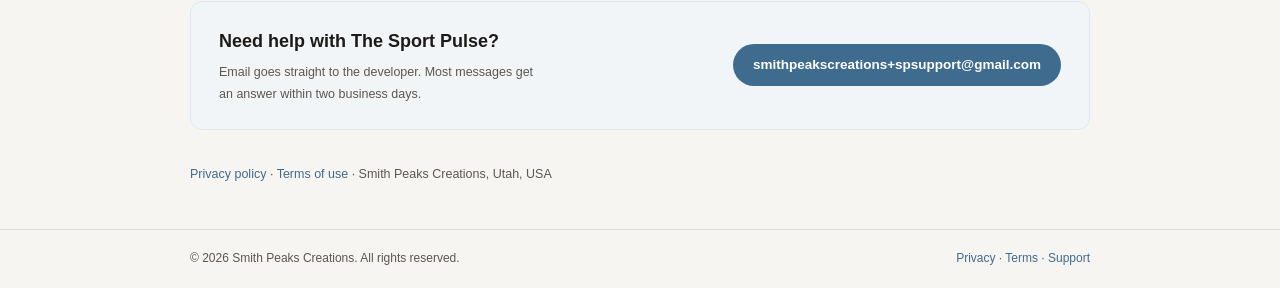
<file: apps/thesportpulse.html>
<!DOCTYPE html>
<html lang="en">
<head>
    <meta charset="UTF-8">
    <meta name="robots" content="noindex">
    <meta name="viewport" content="width=device-width, initial-scale=1">
    <title>The Sport Pulse for iPhone and iPad - Smith Peaks Creations</title>
    <meta name="description" content="The Sport Pulse for iPhone and iPad — log basketball stats game by game, build a personal profile, and analyse your performance over time with charts and trends.">

    <meta property="og:title" content="The Sport Pulse - Smith Peaks Creations">
    <meta property="og:description" content="The Sport Pulse for iPhone and iPad — log basketball stats game by game, build a personal profile, and analyse your performance over time with charts and trends.">
    <meta property="og:url" content="https://smithpeakscreations.com/apps/thesportpulse.html">
    <meta property="og:type" content="website">
    <meta property="og:image" content="https://smithpeakscreations.com/assets/og.png">
    <meta property="og:image:width" content="1200">
    <meta property="og:image:height" content="630">
    <meta name="twitter:card" content="summary_large_image">

    <link rel="icon" type="image/svg+xml" href="data:image/svg+xml,%3Csvg xmlns='http://www.w3.org/2000/svg' viewBox='0 0 32 32'%3E%3Crect width='32' height='32' rx='7' fill='%23f7f5f2'/%3E%3Cpolygon points='0,26 8,13 16,26' fill='%237d9db8'/%3E%3Cpolygon points='16,26 24,15 32,26' fill='%237d9db8'/%3E%3Cpolygon points='7,26 16,5 25,26' fill='%233f6b8f'/%3E%3C/svg%3E">
    <link rel="stylesheet" href="../assets/site.css">
</head>
<body class="page-app">

<a class="skip-link" href="#main">Skip to content</a>

<header class="site-header">
    <div class="wrap">
        <a class="lockup" href="../index.html">
            <svg class="peak-mark" viewBox="0 0 62 22" role="img" aria-label="Smith Peaks Creations">
                <polygon class="peak-outer" points="0,22 8,8 16,22"/>
                <polygon class="peak-center" points="19,22 31,0 43,22"/>
                <polygon class="peak-outer" points="46,22 54,10 62,22"/>
            </svg>
            Smith Peaks Creations
        </a>
        <a class="back-link" href="../index.html">&larr; All apps</a>
    </div>
</header>

<main id="main">

    <div class="app-hero">
        <div class="wrap app-hero-inner">
            <img class="app-hero-icon" src="../assets/icons/thesportpulse-256.png" width="96" height="96" alt="" decoding="async">
            <div class="app-hero-text">
                <p class="app-eyebrow">Sports &middot; iPhone &amp; iPad</p>
                <h1>The Sport Pulse</h1>
                <p class="app-tagline">Track your basketball stats and see where your game is actually going.</p>
                <p class="app-meta">No longer available on the App Store</p>
                <div class="app-actions">
                    <p class="app-retired">The Sport Pulse is no longer available on the App Store. If you already have it installed, it keeps working and your data stays on your device.</p>
                </div>
            </div>
        </div>
    </div>

    <div class="wrap app-body">

        <section class="app-section" aria-labelledby="features-heading">
            <h2 id="features-heading">What it does</h2>
            <div class="feature-grid">
                <div class="feature">
                    <h3>Log every stat that matters</h3>
                    <p>Points, assists, rebounds, steals and more, recorded game by game.</p>
                </div>

                <div class="feature">
                    <h3>See the trend, not just the night</h3>
                    <p>Charts and insights across your history, so you can tell a good run from a good game.</p>
                </div>

                <div class="feature">
                    <h3>Build your profile</h3>
                    <p>Keep your stats together in one place instead of scattered across notes and group chats.</p>
                </div>

                <div class="feature">
                    <h3>Made for pickup, league, and practice</h3>
                    <p>Whether you&rsquo;re playing organised games or just working on your skills, the same numbers tell you whether it&rsquo;s working.</p>
                </div>
            </div>
        </section>

        <!-- Screenshots go here. See README, "Adding app screenshots".
        <section class="app-section" aria-labelledby="shots-heading">
            <h2 id="shots-heading">A look inside</h2>
            <div class="shot-gallery">
                <img class="shot" src="../assets/screenshots/thesportpulse/01.png" width="626" height="1360" alt="..." loading="lazy" decoding="async">
            </div>
        </section>
        -->

        <section class="app-section" aria-labelledby="faq-heading">
            <h2 id="faq-heading">Questions</h2>
            <div class="faq-list">
                <div class="faq-item">
                    <h3 class="faq-q">What does The Sport Pulse cost?</h3>
                    <p class="faq-a">$1.99 as a one-time purchase on the App Store. There is no subscription. The app comes with one free player profile, and each additional profile is a $0.99 in-app purchase.</p>
                </div>

                <div class="faq-item">
                    <h3 class="faq-q">How many players can I track?</h3>
                    <p class="faq-a">As many as you like. The first player profile is included, and each additional one is a $0.99 one-time purchase. Nothing the app already does for free ever moves behind a paywall &mdash; stats you have already entered stay readable, editable, and exportable whatever you have bought.</p>
                </div>

                <div class="faq-item">
                    <h3 class="faq-q">How do I get a refund?</h3>
                    <p class="faq-a">Purchases are handled by Apple, not by Smith Peaks Creations, so refunds go through Apple. Request one at <a href="https://reportaproblem.apple.com">reportaproblem.apple.com</a>.</p>
                </div>

                <div class="faq-item">
                    <h3 class="faq-q">I paid already &mdash; how do I get it on my other device?</h3>
                    <p class="faq-a">Sign in to the same Apple Account and use Restore Purchases, or redownload it from your purchase history in the App Store.</p>
                </div>

                <div class="faq-item">
                    <h3 class="faq-q">Which sports does it cover?</h3>
                    <p class="faq-a">The Sport Pulse is built around basketball stat tracking.</p>
                </div>

                <div class="faq-item">
                    <h3 class="faq-q">Does it work on iPad?</h3>
                    <p class="faq-a">Yes. The Sport Pulse runs on iPhone and iPad, and requires iOS 17.6 or later.</p>
                </div>

                <div class="faq-item">
                    <h3 class="faq-q">Can I get my data out?</h3>
                    <p class="faq-a">Yes. Settings &rarr; Export Data produces a CSV of every completed game. The export is free, is not restricted by any purchase, and always will be.</p>
                </div>

                <div class="faq-item">
                    <h3 class="faq-q">How is my data handled?</h3>
                    <p class="faq-a">Every stat you record stays on your device. Player names, games, and numbers are never uploaded, and we cannot see them. Two outside services receive limited technical data &mdash; Firebase for anonymous usage counts and crash reports, and RevenueCat for purchase records &mdash; and neither ever receives a player name, a game, or a single stat. You can turn usage data off in Settings &rarr; Privacy. The <a href="../privacy/thesportpulse.html">privacy policy</a> covers all of it in full.</p>
                </div>

                <div class="faq-item">
                    <h3 class="faq-q">I found a bug, or want a feature added.</h3>
                    <p class="faq-a">Email support below. Include your iOS version and what you were doing when it happened &mdash; it makes a fix much faster.</p>
                </div>
            </div>
        </section>

        <section class="contact-band" id="support" aria-labelledby="support-heading">
            <div>
                <h2 id="support-heading">Need help with The Sport Pulse?</h2>
                <p class="support-note">Email goes straight to the developer. Most messages get an answer within two business days.</p>
            </div>
            <a class="btn btn-primary btn-lg" href="mailto:smithpeakscreations+spsupport@gmail.com">smithpeakscreations+spsupport@gmail.com</a>
        </section>

        <p class="app-legal">
            <a href="../privacy/thesportpulse.html">Privacy policy</a> &middot;
            <a href="../terms/thesportpulse.html">Terms of use</a> &middot;
            Smith Peaks Creations, Utah, USA
        </p>

    </div>

</main>

<footer class="site-footer">
    <div class="wrap">
        <span>&copy; 2026 Smith Peaks Creations. All rights reserved.</span>
        <span class="footer-links">
            <a href="../privacy/thesportpulse.html">Privacy</a> &middot;
            <a href="../terms/thesportpulse.html">Terms</a> &middot;
            <a href="mailto:smithpeakscreations+spsupport@gmail.com">Support</a>
        </span>
    </div>
</footer>

</body>
</html>
</file>
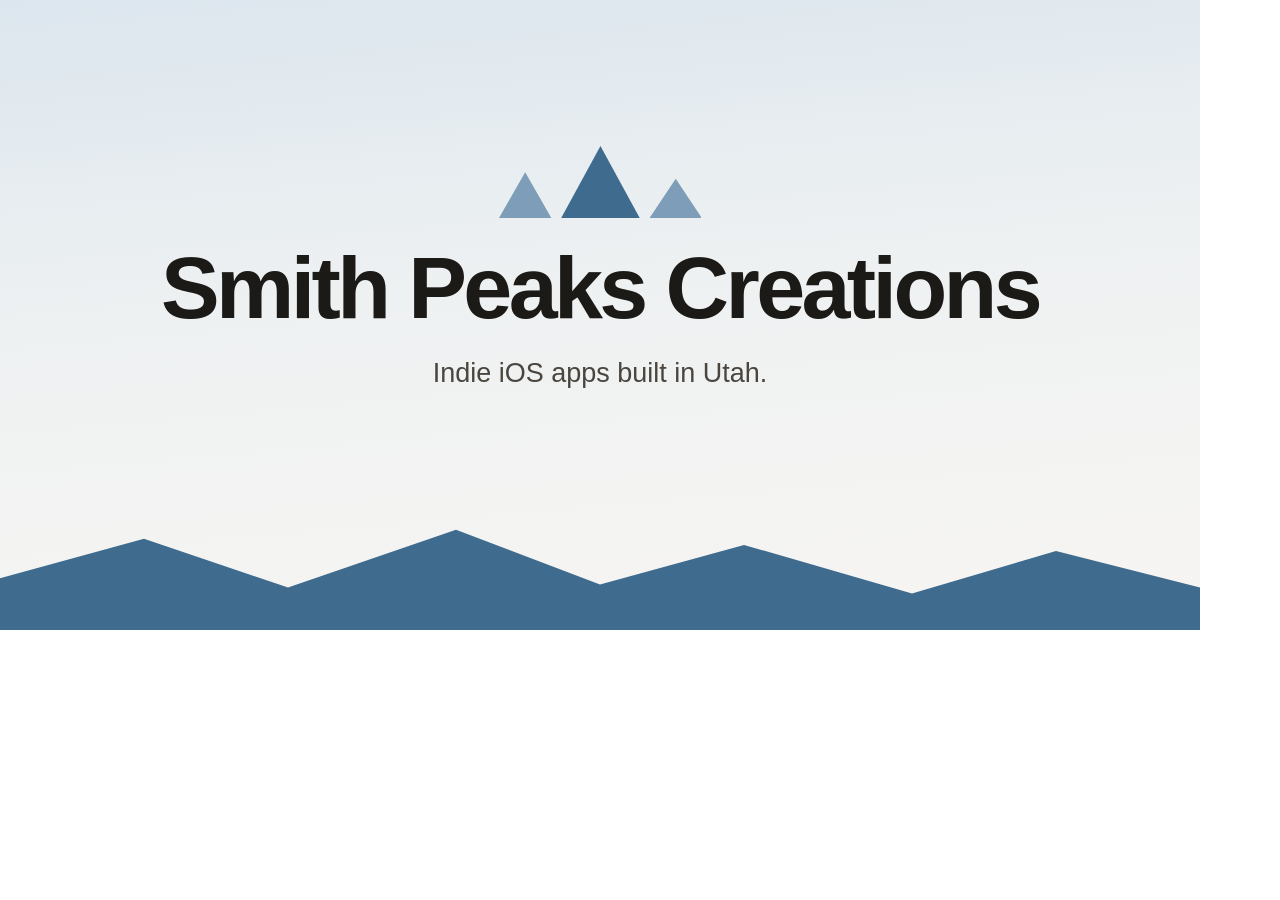
<file: assets/og.html>
<!DOCTYPE html>
<!--
  Source for assets/og.png (the Open Graph link-preview card).

  This file is not linked from the site; it exists so og.png can be regenerated.
  From the repo root:

    "/Applications/Google Chrome.app/Contents/MacOS/Google Chrome" \
      --headless --disable-gpu --hide-scrollbars \
      --window-size=1200,630 \
      --screenshot=assets/og.png \
      "file://$PWD/assets/og.html"
-->
<html lang="en">
<head>
<meta charset="UTF-8">
<title>Smith Peaks Creations — OG card</title>
<style>
    html, body { margin: 0; padding: 0; }

    .card {
        width: 1200px;
        height: 630px;
        position: relative;
        overflow: hidden;
        background: linear-gradient(175deg, #dce6ee 0%, #eef1f2 45%, #f7f5f2 100%);
        font-family: -apple-system, BlinkMacSystemFont, "Helvetica Neue", Helvetica, Arial, sans-serif;
        color: #1c1a17;
        display: flex;
        flex-direction: column;
        align-items: center;
        justify-content: center;
        gap: 26px;
        padding-bottom: 96px;
        box-sizing: border-box;
    }

    .ridge {
        position: absolute;
        left: 0;
        right: 0;
        bottom: 0;
        height: 152px;
        background: #3f6b8f;
        clip-path: polygon(0 100%, 0 66%, 12% 40%, 24% 72%, 38% 34%, 50% 70%, 62% 44%, 76% 76%, 88% 48%, 100% 72%, 100% 100%);
    }

    .mark { display: block; height: 72px; width: auto; position: relative; }

    h1 {
        position: relative;
        margin: 0;
        font-size: 88px;
        font-weight: 700;
        letter-spacing: -3.6px;
        line-height: 1;
    }

    p {
        position: relative;
        margin: 0;
        font-size: 27px;
        color: #4a463f;
    }
</style>
</head>
<body>

<div class="card">
    <div class="ridge"></div>
    <svg class="mark" viewBox="0 0 62 22" xmlns="http://www.w3.org/2000/svg">
        <polygon points="0,22 8,8 16,22" fill="#7d9db8"/>
        <polygon points="19,22 31,0 43,22" fill="#3f6b8f"/>
        <polygon points="46,22 54,10 62,22" fill="#7d9db8"/>
    </svg>
    <h1>Smith Peaks Creations</h1>
    <p>Indie iOS apps built in Utah.</p>
</div>

</body>
</html>
</file>
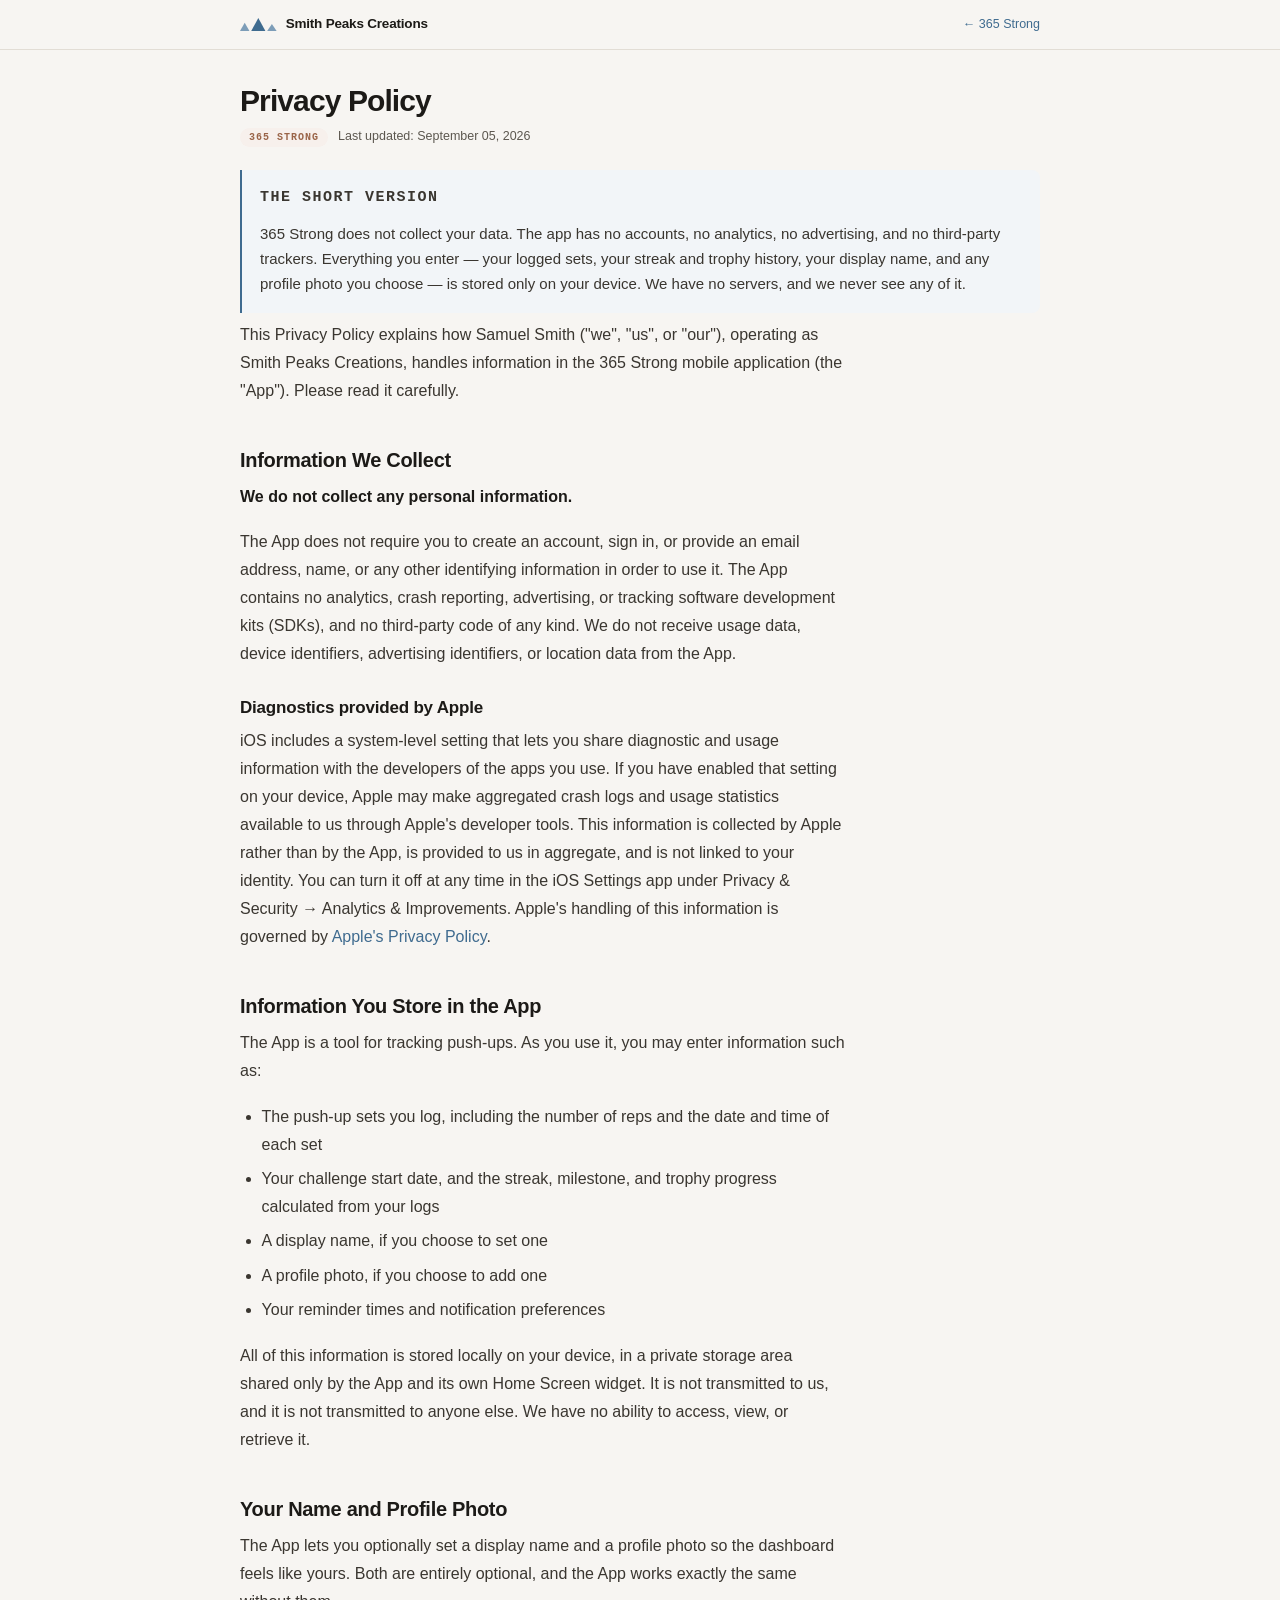
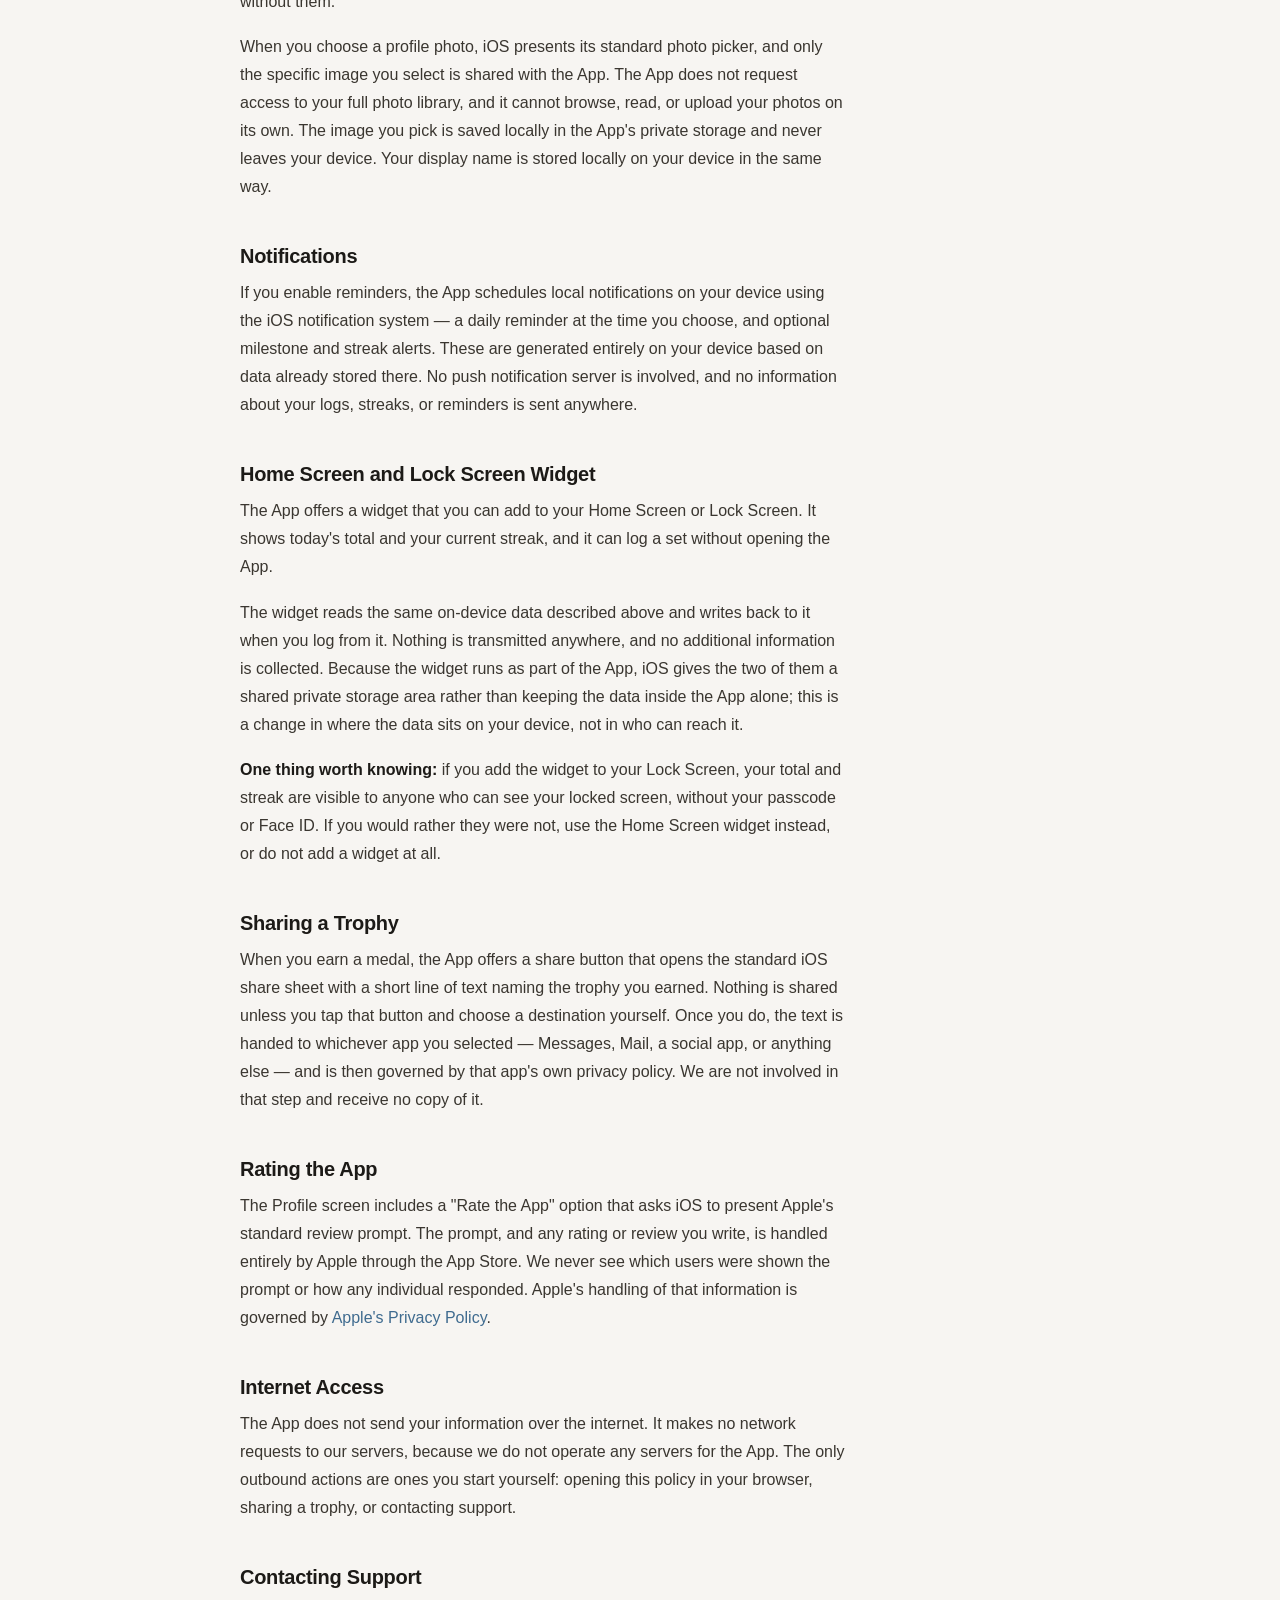
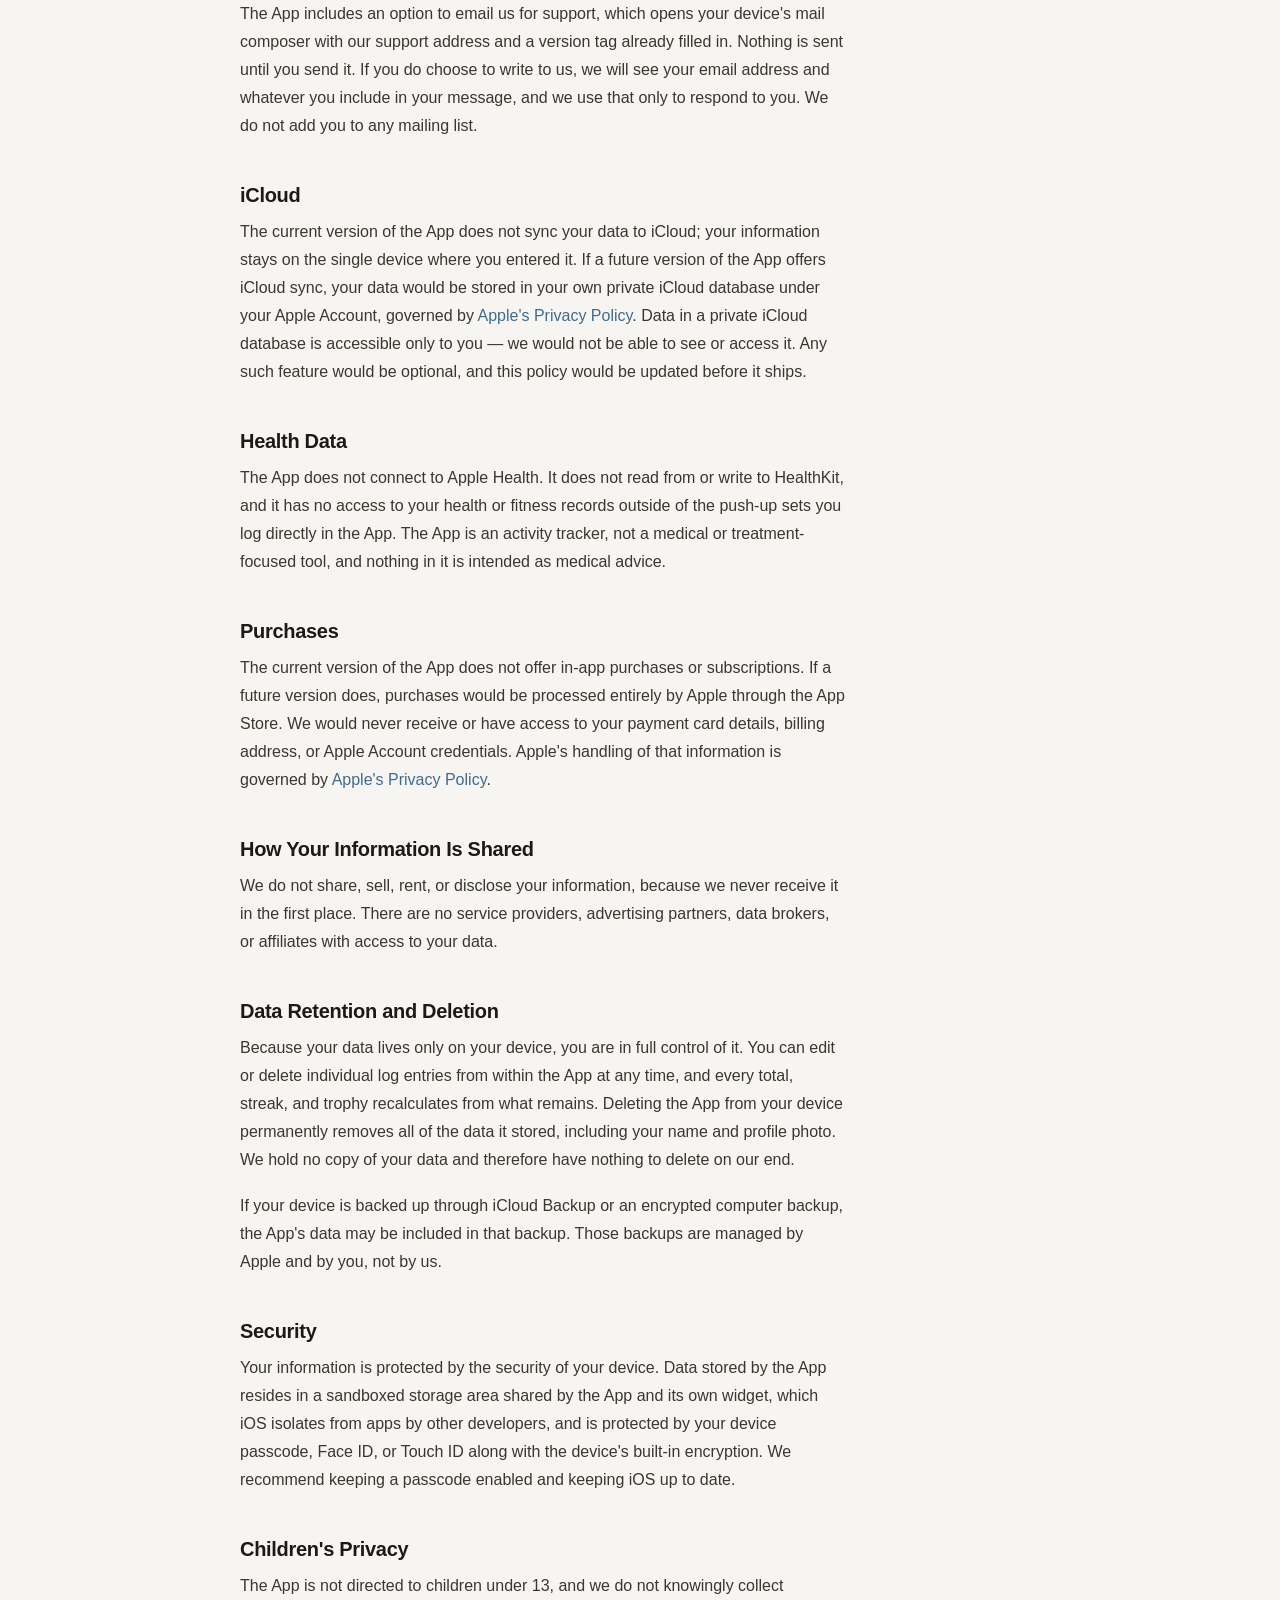
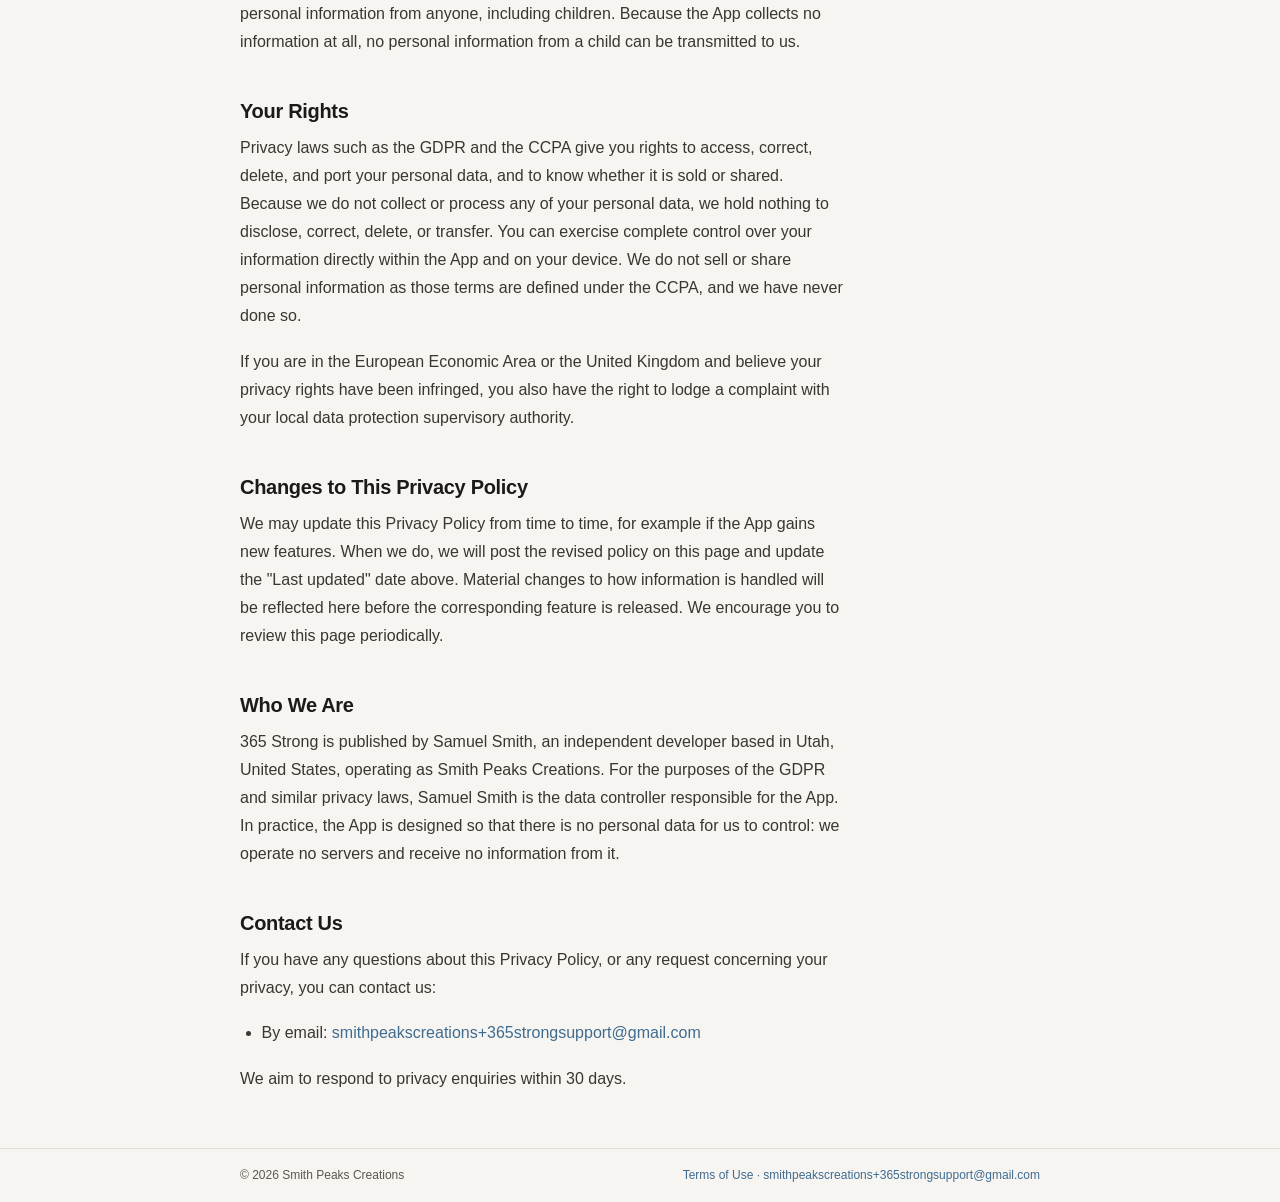
<file: privacy/365strong.html>
<!DOCTYPE html>
<html lang="en">
<head>
    <meta charset="UTF-8">
    <meta name="viewport" content="width=device-width, initial-scale=1">
    <title>Privacy Policy - 365 Strong</title>
    <meta name="description" content="Privacy policy for 365 Strong by Smith Peaks Creations. No accounts, no analytics, no trackers — your data stays on your device.">

    <meta property="og:title" content="Privacy Policy - 365 Strong">
    <meta property="og:description" content="Privacy policy for 365 Strong by Smith Peaks Creations. No accounts, no analytics, no trackers — your data stays on your device.">
    <meta property="og:url" content="https://smithpeakscreations.com/privacy/365strong.html">
    <meta property="og:type" content="website">
    <meta property="og:image" content="https://smithpeakscreations.com/assets/og.png">
    <meta property="og:image:width" content="1200">
    <meta property="og:image:height" content="630">
    <meta name="twitter:card" content="summary_large_image">

    <link rel="icon" type="image/svg+xml" href="data:image/svg+xml,%3Csvg xmlns='http://www.w3.org/2000/svg' viewBox='0 0 32 32'%3E%3Crect width='32' height='32' rx='7' fill='%23f7f5f2'/%3E%3Cpolygon points='0,26 8,13 16,26' fill='%237d9db8'/%3E%3Cpolygon points='16,26 24,15 32,26' fill='%237d9db8'/%3E%3Cpolygon points='7,26 16,5 25,26' fill='%233f6b8f'/%3E%3C/svg%3E">
    <link rel="stylesheet" href="../assets/site.css">
</head>
<body class="page-doc">

<a class="skip-link" href="#main">Skip to content</a>

<header class="site-header">
    <div class="wrap">
        <a class="lockup" href="../index.html">
            <svg class="peak-mark" viewBox="0 0 62 22" role="img" aria-label="Smith Peaks Creations">
                <polygon class="peak-outer" points="0,22 8,8 16,22"/>
                <polygon class="peak-center" points="19,22 31,0 43,22"/>
                <polygon class="peak-outer" points="46,22 54,10 62,22"/>
            </svg>
            Smith Peaks Creations
        </a>
        <a class="back-link" href="../apps/365strong.html">&larr; 365 Strong</a>
    </div>
</header>

<main id="main">
    <div class="wrap">

        <div class="doc-head">
            <h1>Privacy Policy</h1>
            <div class="doc-meta">
                <span class="tag tag-accent-2">365 Strong</span>
                <span class="doc-date">Last updated: September 05, 2026</span>
            </div>
        </div>

        <div class="summary">
            <p class="summary-label">The short version</p>
            <p>365 Strong does not collect your data. The app has no accounts, no analytics, no advertising, and no third-party trackers. Everything you enter &mdash; your logged sets, your streak and trophy history, your display name, and any profile photo you choose &mdash; is stored only on your device. We have no servers, and we never see any of it.</p>
        </div>

        <div class="prose">

<p>This Privacy Policy explains how Samuel Smith (&quot;we&quot;, &quot;us&quot;, or &quot;our&quot;), operating as Smith Peaks Creations, handles information in the 365 Strong mobile application (the &quot;App&quot;). Please read it carefully.</p>

<h2>Information We Collect</h2>

<p><strong>We do not collect any personal information.</strong></p>

<p>The App does not require you to create an account, sign in, or provide an email address, name, or any other identifying information in order to use it. The App contains no analytics, crash reporting, advertising, or tracking software development kits (SDKs), and no third-party code of any kind. We do not receive usage data, device identifiers, advertising identifiers, or location data from the App.</p>

<h3>Diagnostics provided by Apple</h3>

<p>iOS includes a system-level setting that lets you share diagnostic and usage information with the developers of the apps you use. If you have enabled that setting on your device, Apple may make aggregated crash logs and usage statistics available to us through Apple's developer tools. This information is collected by Apple rather than by the App, is provided to us in aggregate, and is not linked to your identity. You can turn it off at any time in the iOS Settings app under Privacy &amp; Security &rarr; Analytics &amp; Improvements. Apple's handling of this information is governed by <a href="https://www.apple.com/legal/privacy/" target="_blank" rel="noopener">Apple's Privacy Policy</a>.</p>

<h2>Information You Store in the App</h2>

<p>The App is a tool for tracking push-ups. As you use it, you may enter information such as:</p>

<ul>
    <li>The push-up sets you log, including the number of reps and the date and time of each set</li>
    <li>Your challenge start date, and the streak, milestone, and trophy progress calculated from your logs</li>
    <li>A display name, if you choose to set one</li>
    <li>A profile photo, if you choose to add one</li>
    <li>Your reminder times and notification preferences</li>
</ul>

<p>All of this information is stored locally on your device, in a private storage area shared only by the App and its own Home Screen widget. It is not transmitted to us, and it is not transmitted to anyone else. We have no ability to access, view, or retrieve it.</p>

<h2>Your Name and Profile Photo</h2>

<p>The App lets you optionally set a display name and a profile photo so the dashboard feels like yours. Both are entirely optional, and the App works exactly the same without them.</p>

<p>When you choose a profile photo, iOS presents its standard photo picker, and only the specific image you select is shared with the App. The App does not request access to your full photo library, and it cannot browse, read, or upload your photos on its own. The image you pick is saved locally in the App's private storage and never leaves your device. Your display name is stored locally on your device in the same way.</p>

<h2>Notifications</h2>

<p>If you enable reminders, the App schedules local notifications on your device using the iOS notification system &mdash; a daily reminder at the time you choose, and optional milestone and streak alerts. These are generated entirely on your device based on data already stored there. No push notification server is involved, and no information about your logs, streaks, or reminders is sent anywhere.</p>

<h2>Home Screen and Lock Screen Widget</h2>

<p>The App offers a widget that you can add to your Home Screen or Lock Screen. It shows today's total and your current streak, and it can log a set without opening the App.</p>

<p>The widget reads the same on-device data described above and writes back to it when you log from it. Nothing is transmitted anywhere, and no additional information is collected. Because the widget runs as part of the App, iOS gives the two of them a shared private storage area rather than keeping the data inside the App alone; this is a change in where the data sits on your device, not in who can reach it.</p>

<p><strong>One thing worth knowing:</strong> if you add the widget to your Lock Screen, your total and streak are visible to anyone who can see your locked screen, without your passcode or Face ID. If you would rather they were not, use the Home Screen widget instead, or do not add a widget at all.</p>

<h2>Sharing a Trophy</h2>

<p>When you earn a medal, the App offers a share button that opens the standard iOS share sheet with a short line of text naming the trophy you earned. Nothing is shared unless you tap that button and choose a destination yourself. Once you do, the text is handed to whichever app you selected &mdash; Messages, Mail, a social app, or anything else &mdash; and is then governed by that app's own privacy policy. We are not involved in that step and receive no copy of it.</p>

<h2>Rating the App</h2>

<p>The Profile screen includes a &quot;Rate the App&quot; option that asks iOS to present Apple's standard review prompt. The prompt, and any rating or review you write, is handled entirely by Apple through the App Store. We never see which users were shown the prompt or how any individual responded. Apple's handling of that information is governed by <a href="https://www.apple.com/legal/privacy/" target="_blank" rel="noopener">Apple's Privacy Policy</a>.</p>

<h2>Internet Access</h2>

<p>The App does not send your information over the internet. It makes no network requests to our servers, because we do not operate any servers for the App. The only outbound actions are ones you start yourself: opening this policy in your browser, sharing a trophy, or contacting support.</p>

<h2>Contacting Support</h2>

<p>The App includes an option to email us for support, which opens your device's mail composer with our support address and a version tag already filled in. Nothing is sent until you send it. If you do choose to write to us, we will see your email address and whatever you include in your message, and we use that only to respond to you. We do not add you to any mailing list.</p>

<h2>iCloud</h2>

<p>The current version of the App does not sync your data to iCloud; your information stays on the single device where you entered it. If a future version of the App offers iCloud sync, your data would be stored in your own private iCloud database under your Apple Account, governed by <a href="https://www.apple.com/legal/privacy/" target="_blank" rel="noopener">Apple's Privacy Policy</a>. Data in a private iCloud database is accessible only to you &mdash; we would not be able to see or access it. Any such feature would be optional, and this policy would be updated before it ships.</p>

<h2>Health Data</h2>

<p>The App does not connect to Apple Health. It does not read from or write to HealthKit, and it has no access to your health or fitness records outside of the push-up sets you log directly in the App. The App is an activity tracker, not a medical or treatment-focused tool, and nothing in it is intended as medical advice.</p>

<h2>Purchases</h2>

<p>The current version of the App does not offer in-app purchases or subscriptions. If a future version does, purchases would be processed entirely by Apple through the App Store. We would never receive or have access to your payment card details, billing address, or Apple Account credentials. Apple's handling of that information is governed by <a href="https://www.apple.com/legal/privacy/" target="_blank" rel="noopener">Apple's Privacy Policy</a>.</p>

<h2>How Your Information Is Shared</h2>

<p>We do not share, sell, rent, or disclose your information, because we never receive it in the first place. There are no service providers, advertising partners, data brokers, or affiliates with access to your data.</p>

<h2>Data Retention and Deletion</h2>

<p>Because your data lives only on your device, you are in full control of it. You can edit or delete individual log entries from within the App at any time, and every total, streak, and trophy recalculates from what remains. Deleting the App from your device permanently removes all of the data it stored, including your name and profile photo. We hold no copy of your data and therefore have nothing to delete on our end.</p>

<p>If your device is backed up through iCloud Backup or an encrypted computer backup, the App's data may be included in that backup. Those backups are managed by Apple and by you, not by us.</p>

<h2>Security</h2>

<p>Your information is protected by the security of your device. Data stored by the App resides in a sandboxed storage area shared by the App and its own widget, which iOS isolates from apps by other developers, and is protected by your device passcode, Face ID, or Touch ID along with the device's built-in encryption. We recommend keeping a passcode enabled and keeping iOS up to date.</p>

<h2>Children's Privacy</h2>

<p>The App is not directed to children under 13, and we do not knowingly collect personal information from anyone, including children. Because the App collects no information at all, no personal information from a child can be transmitted to us.</p>

<h2>Your Rights</h2>

<p>Privacy laws such as the GDPR and the CCPA give you rights to access, correct, delete, and port your personal data, and to know whether it is sold or shared. Because we do not collect or process any of your personal data, we hold nothing to disclose, correct, delete, or transfer. You can exercise complete control over your information directly within the App and on your device. We do not sell or share personal information as those terms are defined under the CCPA, and we have never done so.</p>

<p>If you are in the European Economic Area or the United Kingdom and believe your privacy rights have been infringed, you also have the right to lodge a complaint with your local data protection supervisory authority.</p>

<h2>Changes to This Privacy Policy</h2>

<p>We may update this Privacy Policy from time to time, for example if the App gains new features. When we do, we will post the revised policy on this page and update the &quot;Last updated&quot; date above. Material changes to how information is handled will be reflected here before the corresponding feature is released. We encourage you to review this page periodically.</p>

<h2>Who We Are</h2>

<p>365 Strong is published by Samuel Smith, an independent developer based in Utah, United States, operating as Smith Peaks Creations. For the purposes of the GDPR and similar privacy laws, Samuel Smith is the data controller responsible for the App. In practice, the App is designed so that there is no personal data for us to control: we operate no servers and receive no information from it.</p>

<h2>Contact Us</h2>

<p>If you have any questions about this Privacy Policy, or any request concerning your privacy, you can contact us:</p>

<ul>
    <li>By email: <a href="mailto:smithpeakscreations+365strongsupport@gmail.com">smithpeakscreations+365strongsupport@gmail.com</a></li>
</ul>

<p>We aim to respond to privacy enquiries within 30 days.</p>

        </div>

    </div>
</main>

<footer class="site-footer">
    <div class="wrap">
        <span>&copy; 2026 Smith Peaks Creations</span>
        <span class="footer-links"><a href="../terms/365strong.html">Terms of Use</a> &middot; <a href="mailto:smithpeakscreations+365strongsupport@gmail.com">smithpeakscreations+365strongsupport@gmail.com</a></span>
    </div>
</footer>

</body>
</html>
</file>
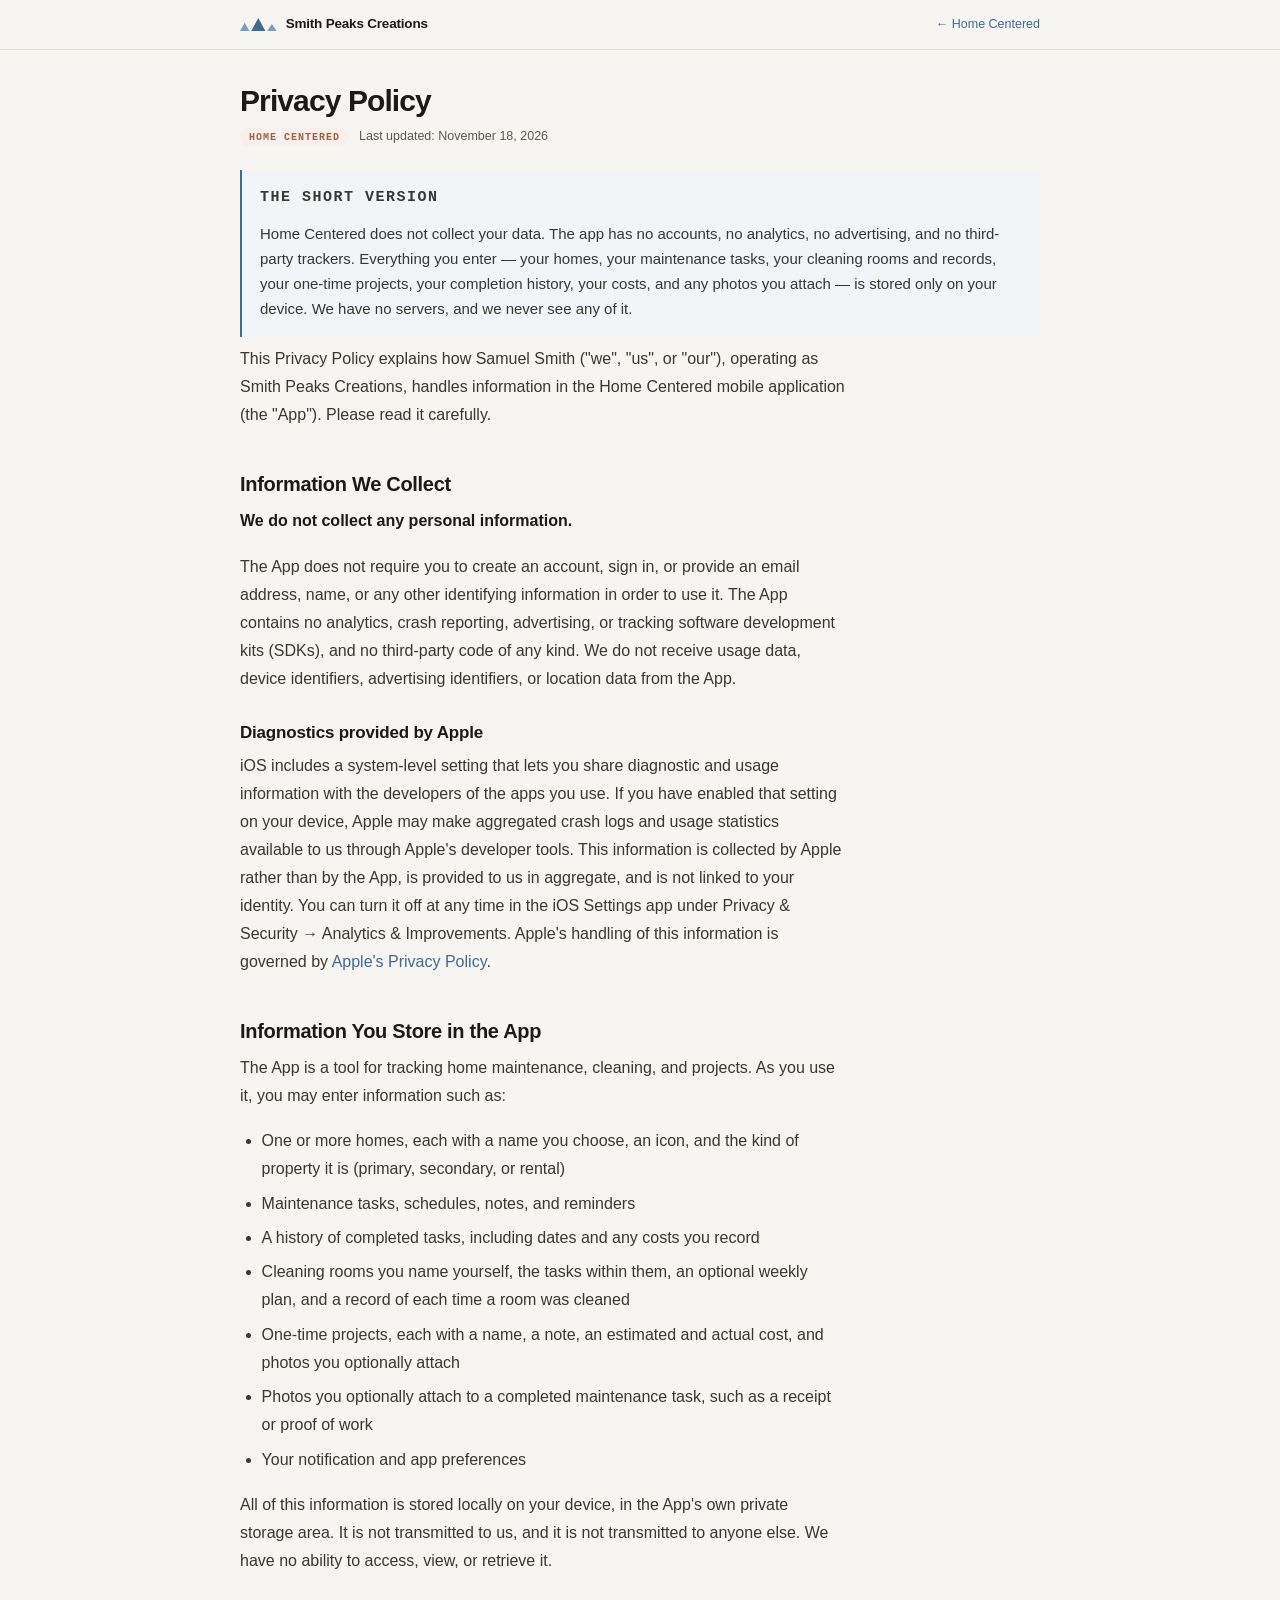
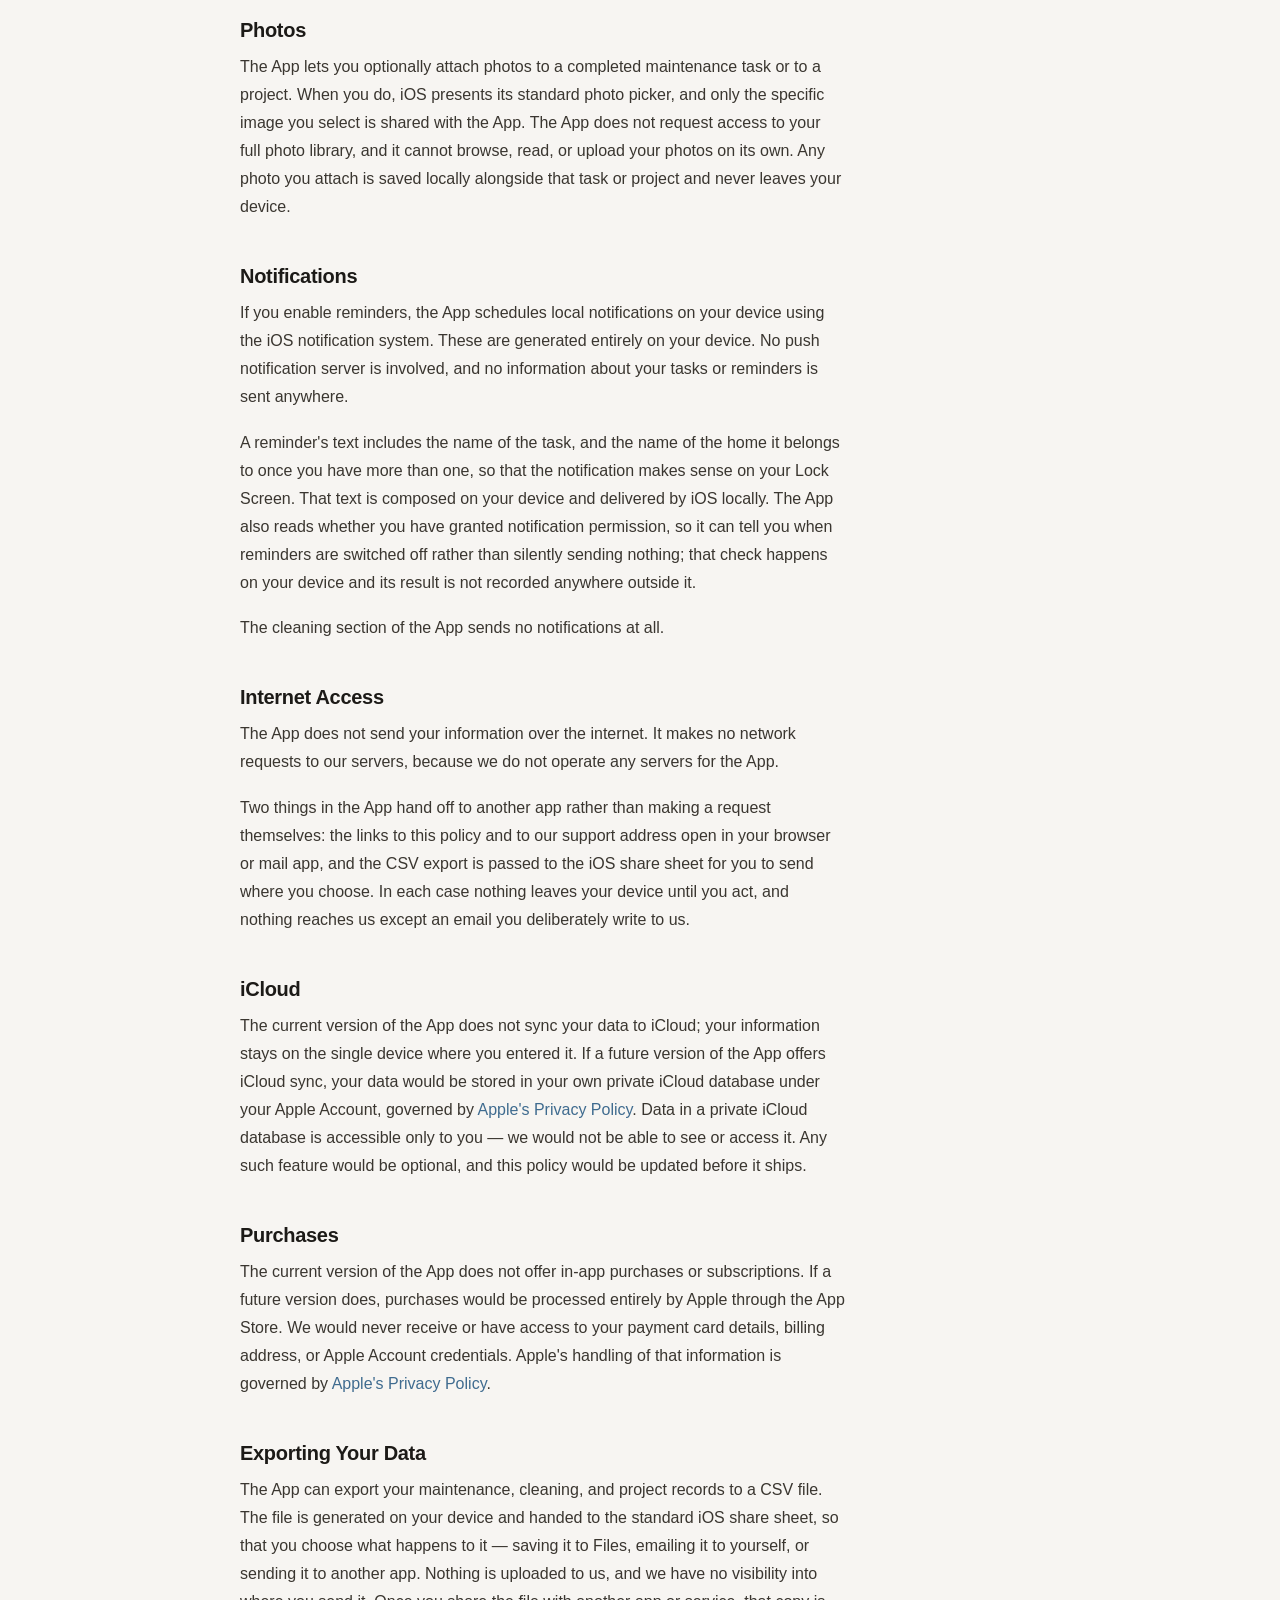
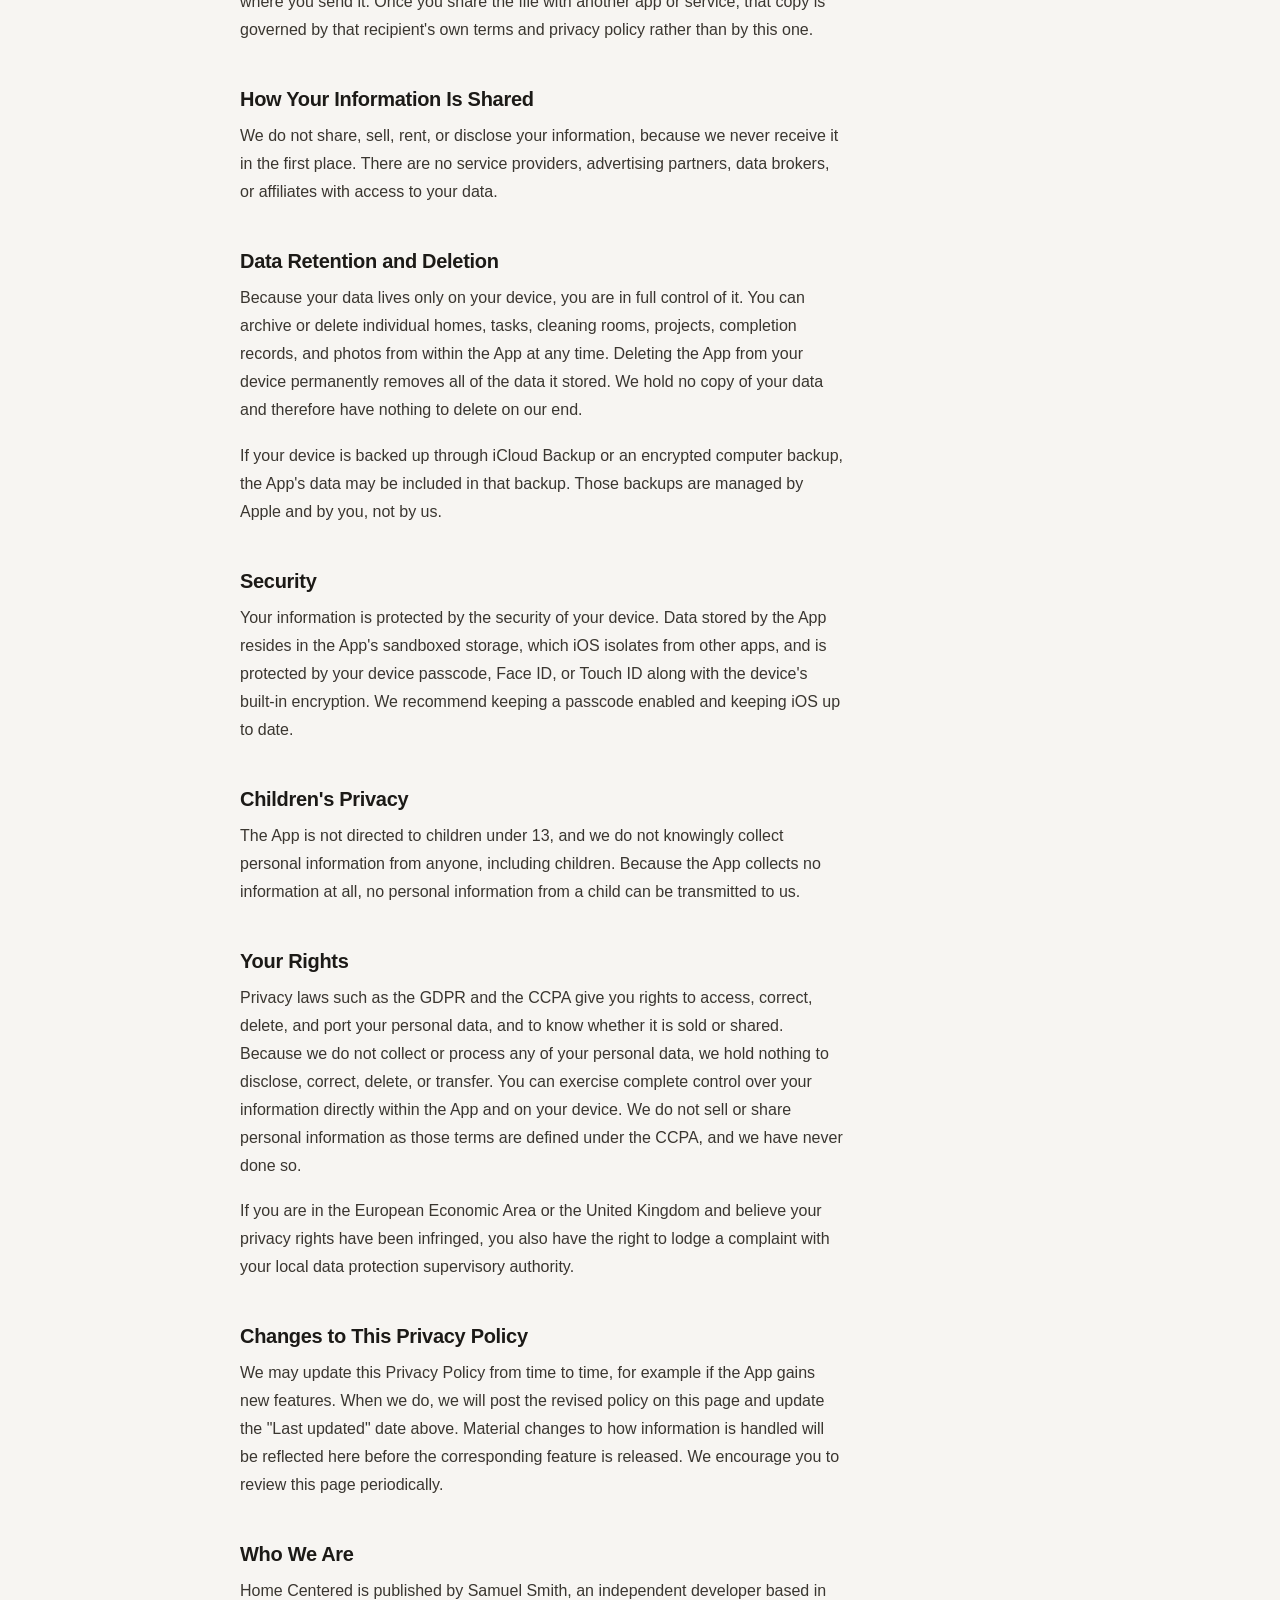
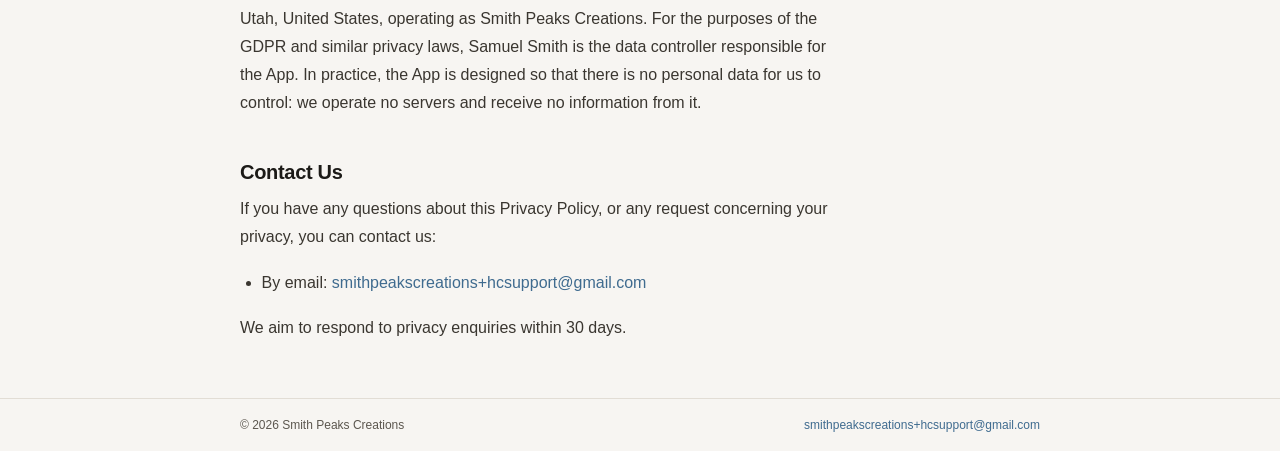
<file: privacy/homecentered.html>
<!DOCTYPE html>
<html lang="en">
<head>
    <meta charset="UTF-8">
    <meta name="viewport" content="width=device-width, initial-scale=1">
    <title>Privacy Policy - Home Centered</title>
    <meta name="description" content="Privacy policy for Home Centered by Smith Peaks Creations. No accounts, no analytics, no trackers — your data stays on your device.">

    <meta property="og:title" content="Privacy Policy - Home Centered">
    <meta property="og:description" content="Privacy policy for Home Centered by Smith Peaks Creations. No accounts, no analytics, no trackers — your data stays on your device.">
    <meta property="og:url" content="https://smithpeakscreations.com/privacy/homecentered.html">
    <meta property="og:type" content="website">
    <meta property="og:image" content="https://smithpeakscreations.com/assets/og.png">
    <meta property="og:image:width" content="1200">
    <meta property="og:image:height" content="630">
    <meta name="twitter:card" content="summary_large_image">

    <link rel="icon" type="image/svg+xml" href="data:image/svg+xml,%3Csvg xmlns='http://www.w3.org/2000/svg' viewBox='0 0 32 32'%3E%3Crect width='32' height='32' rx='7' fill='%23f7f5f2'/%3E%3Cpolygon points='0,26 8,13 16,26' fill='%237d9db8'/%3E%3Cpolygon points='16,26 24,15 32,26' fill='%237d9db8'/%3E%3Cpolygon points='7,26 16,5 25,26' fill='%233f6b8f'/%3E%3C/svg%3E">
    <link rel="stylesheet" href="../assets/site.css">
</head>
<body class="page-doc">

<a class="skip-link" href="#main">Skip to content</a>

<header class="site-header">
    <div class="wrap">
        <a class="lockup" href="../index.html">
            <svg class="peak-mark" viewBox="0 0 62 22" role="img" aria-label="Smith Peaks Creations">
                <polygon class="peak-outer" points="0,22 8,8 16,22"/>
                <polygon class="peak-center" points="19,22 31,0 43,22"/>
                <polygon class="peak-outer" points="46,22 54,10 62,22"/>
            </svg>
            Smith Peaks Creations
        </a>
        <a class="back-link" href="../apps/homecentered.html">&larr; Home Centered</a>
    </div>
</header>

<main id="main">
    <div class="wrap">

        <div class="doc-head">
            <h1>Privacy Policy</h1>
            <div class="doc-meta">
                <span class="tag tag-accent-2">Home Centered</span>
                <span class="doc-date">Last updated: November 18, 2026</span>
            </div>
        </div>

        <div class="summary">
            <p class="summary-label">The short version</p>
            <p>Home Centered does not collect your data. The app has no accounts, no analytics, no advertising, and no third-party trackers. Everything you enter — your homes, your maintenance tasks, your cleaning rooms and records, your one-time projects, your completion history, your costs, and any photos you attach — is stored only on your device. We have no servers, and we never see any of it.</p>
        </div>

        <div class="prose">

<p>This Privacy Policy explains how Samuel Smith (&quot;we&quot;, &quot;us&quot;, or &quot;our&quot;), operating as Smith Peaks Creations, handles information in the Home Centered mobile application (the &quot;App&quot;). Please read it carefully.</p>

<h2>Information We Collect</h2>

<p><strong>We do not collect any personal information.</strong></p>

<p>The App does not require you to create an account, sign in, or provide an email address, name, or any other identifying information in order to use it. The App contains no analytics, crash reporting, advertising, or tracking software development kits (SDKs), and no third-party code of any kind. We do not receive usage data, device identifiers, advertising identifiers, or location data from the App.</p>

<h3>Diagnostics provided by Apple</h3>

<p>iOS includes a system-level setting that lets you share diagnostic and usage information with the developers of the apps you use. If you have enabled that setting on your device, Apple may make aggregated crash logs and usage statistics available to us through Apple's developer tools. This information is collected by Apple rather than by the App, is provided to us in aggregate, and is not linked to your identity. You can turn it off at any time in the iOS Settings app under Privacy &amp; Security &rarr; Analytics &amp; Improvements. Apple's handling of this information is governed by <a href="https://www.apple.com/legal/privacy/" target="_blank" rel="noopener">Apple's Privacy Policy</a>.</p>

<h2>Information You Store in the App</h2>

<p>The App is a tool for tracking home maintenance, cleaning, and projects. As you use it, you may enter information such as:</p>

<ul>
    <li>One or more homes, each with a name you choose, an icon, and the kind of property it is (primary, secondary, or rental)</li>
    <li>Maintenance tasks, schedules, notes, and reminders</li>
    <li>A history of completed tasks, including dates and any costs you record</li>
    <li>Cleaning rooms you name yourself, the tasks within them, an optional weekly plan, and a record of each time a room was cleaned</li>
    <li>One-time projects, each with a name, a note, an estimated and actual cost, and photos you optionally attach</li>
    <li>Photos you optionally attach to a completed maintenance task, such as a receipt or proof of work</li>
    <li>Your notification and app preferences</li>
</ul>

<p>All of this information is stored locally on your device, in the App's own private storage area. It is not transmitted to us, and it is not transmitted to anyone else. We have no ability to access, view, or retrieve it.</p>

<h2>Photos</h2>

<p>The App lets you optionally attach photos to a completed maintenance task or to a project. When you do, iOS presents its standard photo picker, and only the specific image you select is shared with the App. The App does not request access to your full photo library, and it cannot browse, read, or upload your photos on its own. Any photo you attach is saved locally alongside that task or project and never leaves your device.</p>

<h2>Notifications</h2>

<p>If you enable reminders, the App schedules local notifications on your device using the iOS notification system. These are generated entirely on your device. No push notification server is involved, and no information about your tasks or reminders is sent anywhere.</p>

<p>A reminder's text includes the name of the task, and the name of the home it belongs to once you have more than one, so that the notification makes sense on your Lock Screen. That text is composed on your device and delivered by iOS locally. The App also reads whether you have granted notification permission, so it can tell you when reminders are switched off rather than silently sending nothing; that check happens on your device and its result is not recorded anywhere outside it.</p>

<p>The cleaning section of the App sends no notifications at all.</p>

<h2>Internet Access</h2>

<p>The App does not send your information over the internet. It makes no network requests to our servers, because we do not operate any servers for the App.</p>

<p>Two things in the App hand off to another app rather than making a request themselves: the links to this policy and to our support address open in your browser or mail app, and the CSV export is passed to the iOS share sheet for you to send where you choose. In each case nothing leaves your device until you act, and nothing reaches us except an email you deliberately write to us.</p>

<h2>iCloud</h2>

<p>The current version of the App does not sync your data to iCloud; your information stays on the single device where you entered it. If a future version of the App offers iCloud sync, your data would be stored in your own private iCloud database under your Apple Account, governed by <a href="https://www.apple.com/legal/privacy/" target="_blank" rel="noopener">Apple's Privacy Policy</a>. Data in a private iCloud database is accessible only to you — we would not be able to see or access it. Any such feature would be optional, and this policy would be updated before it ships.</p>

<h2>Purchases</h2>

<p>The current version of the App does not offer in-app purchases or subscriptions. If a future version does, purchases would be processed entirely by Apple through the App Store. We would never receive or have access to your payment card details, billing address, or Apple Account credentials. Apple's handling of that information is governed by <a href="https://www.apple.com/legal/privacy/" target="_blank" rel="noopener">Apple's Privacy Policy</a>.</p>

<h2>Exporting Your Data</h2>

<p>The App can export your maintenance, cleaning, and project records to a CSV file. The file is generated on your device and handed to the standard iOS share sheet, so that you choose what happens to it — saving it to Files, emailing it to yourself, or sending it to another app. Nothing is uploaded to us, and we have no visibility into where you send it. Once you share the file with another app or service, that copy is governed by that recipient's own terms and privacy policy rather than by this one.</p>

<h2>How Your Information Is Shared</h2>

<p>We do not share, sell, rent, or disclose your information, because we never receive it in the first place. There are no service providers, advertising partners, data brokers, or affiliates with access to your data.</p>

<h2>Data Retention and Deletion</h2>

<p>Because your data lives only on your device, you are in full control of it. You can archive or delete individual homes, tasks, cleaning rooms, projects, completion records, and photos from within the App at any time. Deleting the App from your device permanently removes all of the data it stored. We hold no copy of your data and therefore have nothing to delete on our end.</p>

<p>If your device is backed up through iCloud Backup or an encrypted computer backup, the App's data may be included in that backup. Those backups are managed by Apple and by you, not by us.</p>

<h2>Security</h2>

<p>Your information is protected by the security of your device. Data stored by the App resides in the App's sandboxed storage, which iOS isolates from other apps, and is protected by your device passcode, Face ID, or Touch ID along with the device's built-in encryption. We recommend keeping a passcode enabled and keeping iOS up to date.</p>

<h2>Children's Privacy</h2>

<p>The App is not directed to children under 13, and we do not knowingly collect personal information from anyone, including children. Because the App collects no information at all, no personal information from a child can be transmitted to us.</p>

<h2>Your Rights</h2>

<p>Privacy laws such as the GDPR and the CCPA give you rights to access, correct, delete, and port your personal data, and to know whether it is sold or shared. Because we do not collect or process any of your personal data, we hold nothing to disclose, correct, delete, or transfer. You can exercise complete control over your information directly within the App and on your device. We do not sell or share personal information as those terms are defined under the CCPA, and we have never done so.</p>

<p>If you are in the European Economic Area or the United Kingdom and believe your privacy rights have been infringed, you also have the right to lodge a complaint with your local data protection supervisory authority.</p>

<h2>Changes to This Privacy Policy</h2>

<p>We may update this Privacy Policy from time to time, for example if the App gains new features. When we do, we will post the revised policy on this page and update the &quot;Last updated&quot; date above. Material changes to how information is handled will be reflected here before the corresponding feature is released. We encourage you to review this page periodically.</p>

<h2>Who We Are</h2>

<p>Home Centered is published by Samuel Smith, an independent developer based in Utah, United States, operating as Smith Peaks Creations. For the purposes of the GDPR and similar privacy laws, Samuel Smith is the data controller responsible for the App. In practice, the App is designed so that there is no personal data for us to control: we operate no servers and receive no information from it.</p>

<h2>Contact Us</h2>

<p>If you have any questions about this Privacy Policy, or any request concerning your privacy, you can contact us:</p>

<ul>
    <li>By email: <a href="mailto:smithpeakscreations+hcsupport@gmail.com">smithpeakscreations+hcsupport@gmail.com</a></li>
</ul>

<p>We aim to respond to privacy enquiries within 30 days.</p>

        </div>

    </div>
</main>

<footer class="site-footer">
    <div class="wrap">
        <span>&copy; 2026 Smith Peaks Creations</span>
        <span class="footer-links"><a href="mailto:smithpeakscreations+hcsupport@gmail.com">smithpeakscreations+hcsupport@gmail.com</a></span>
    </div>
</footer>

</body>
</html>
</file>
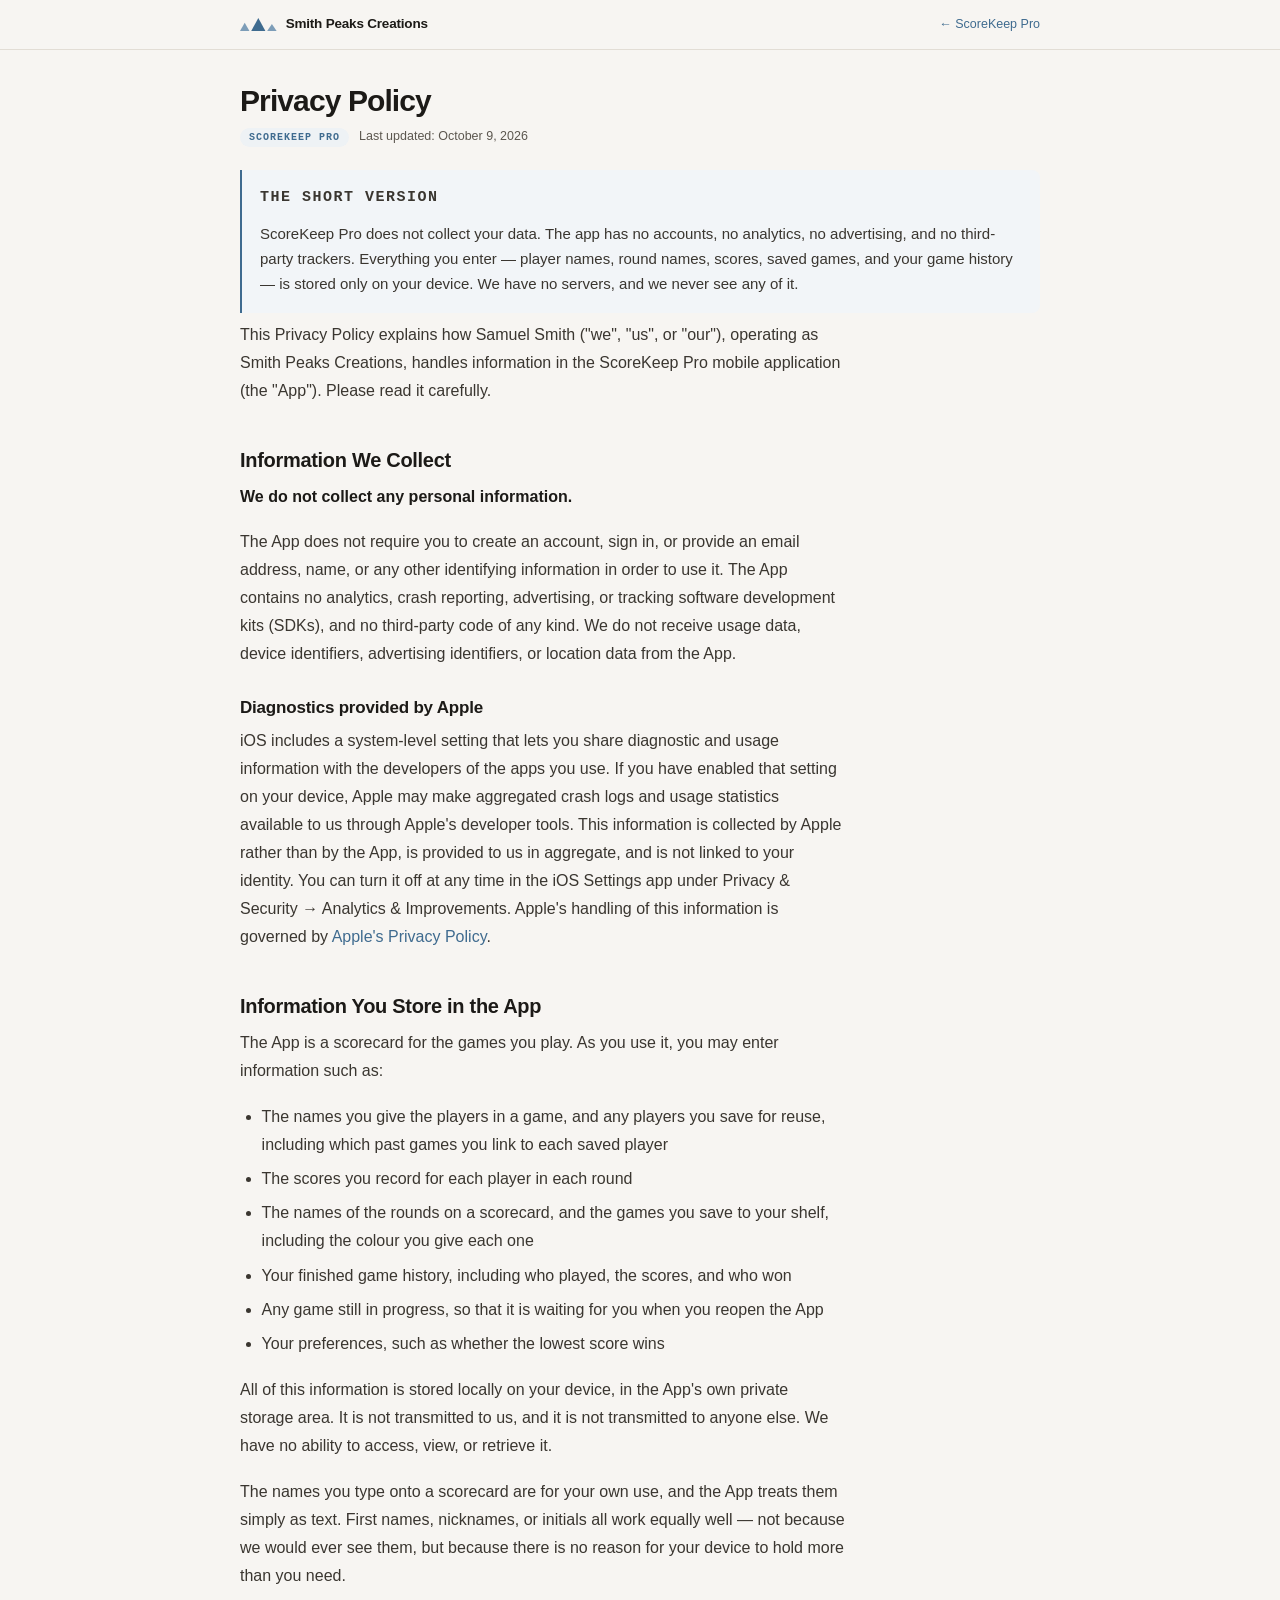
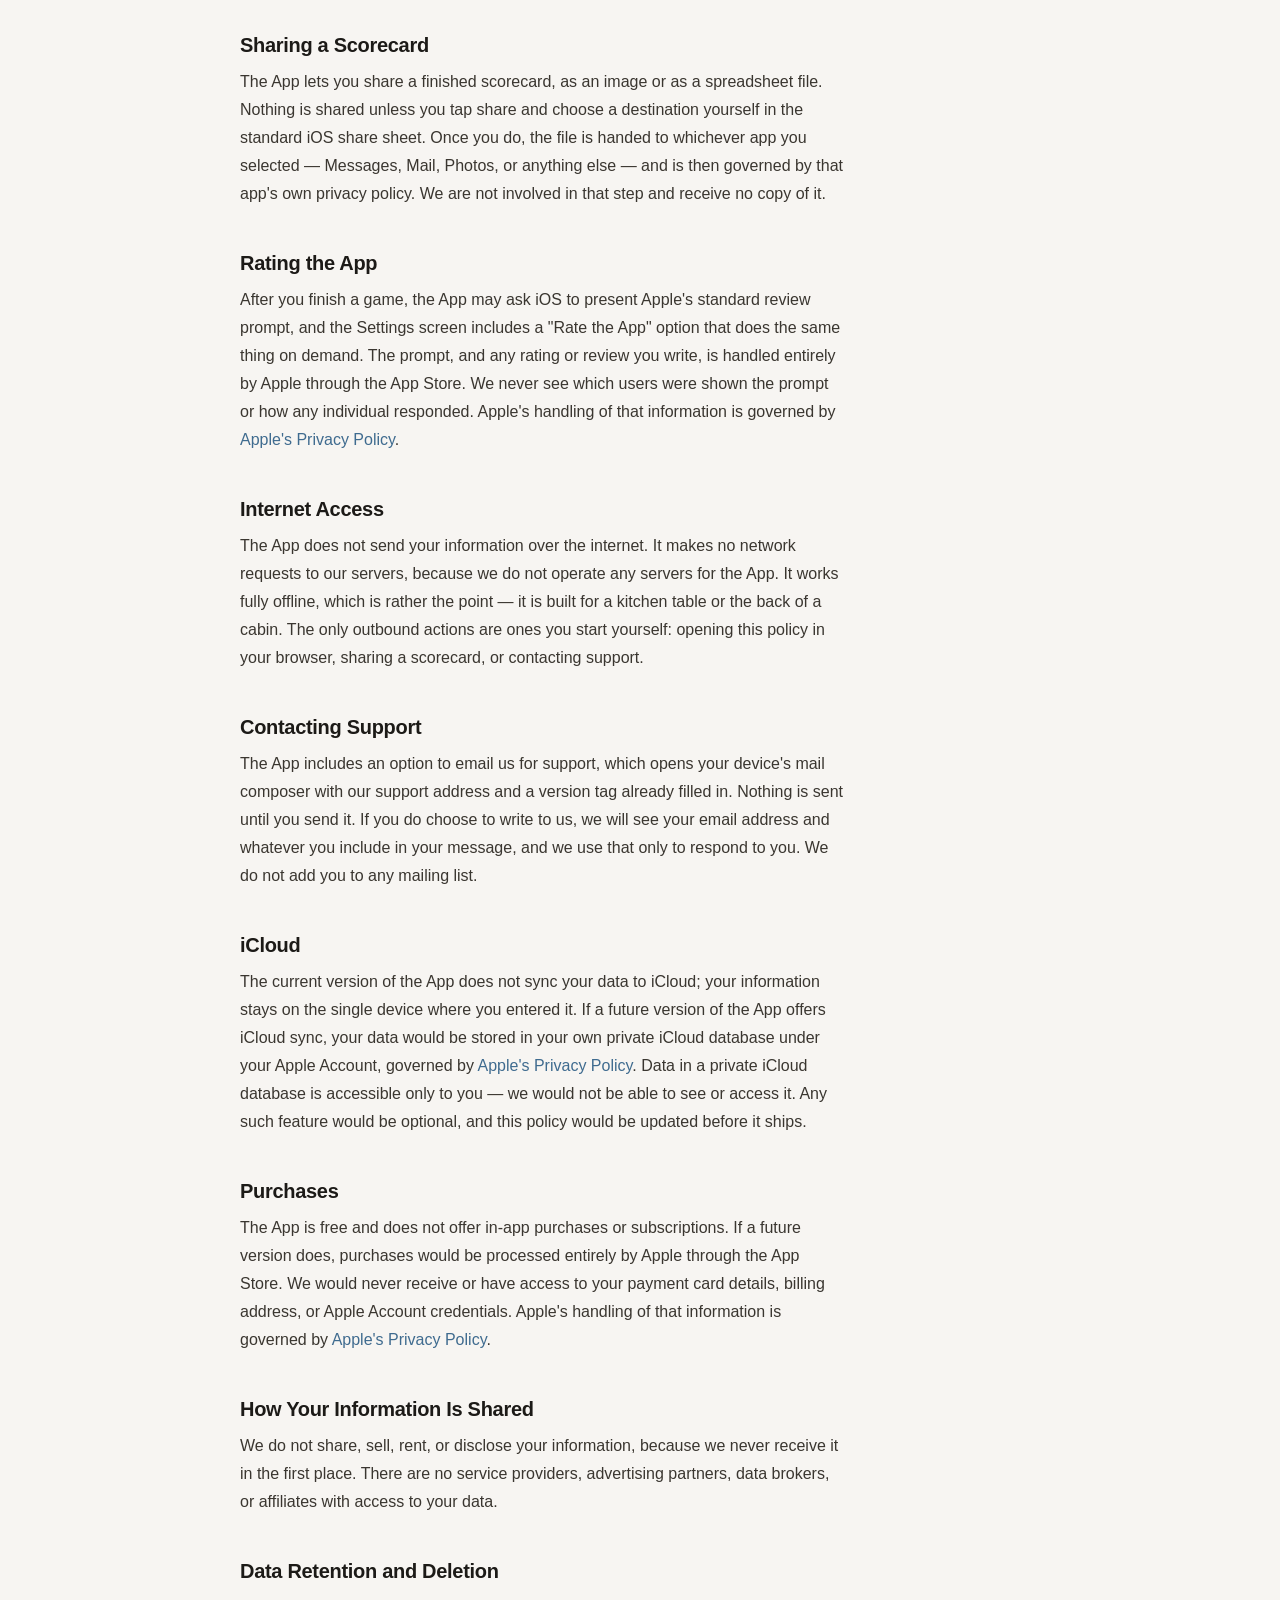
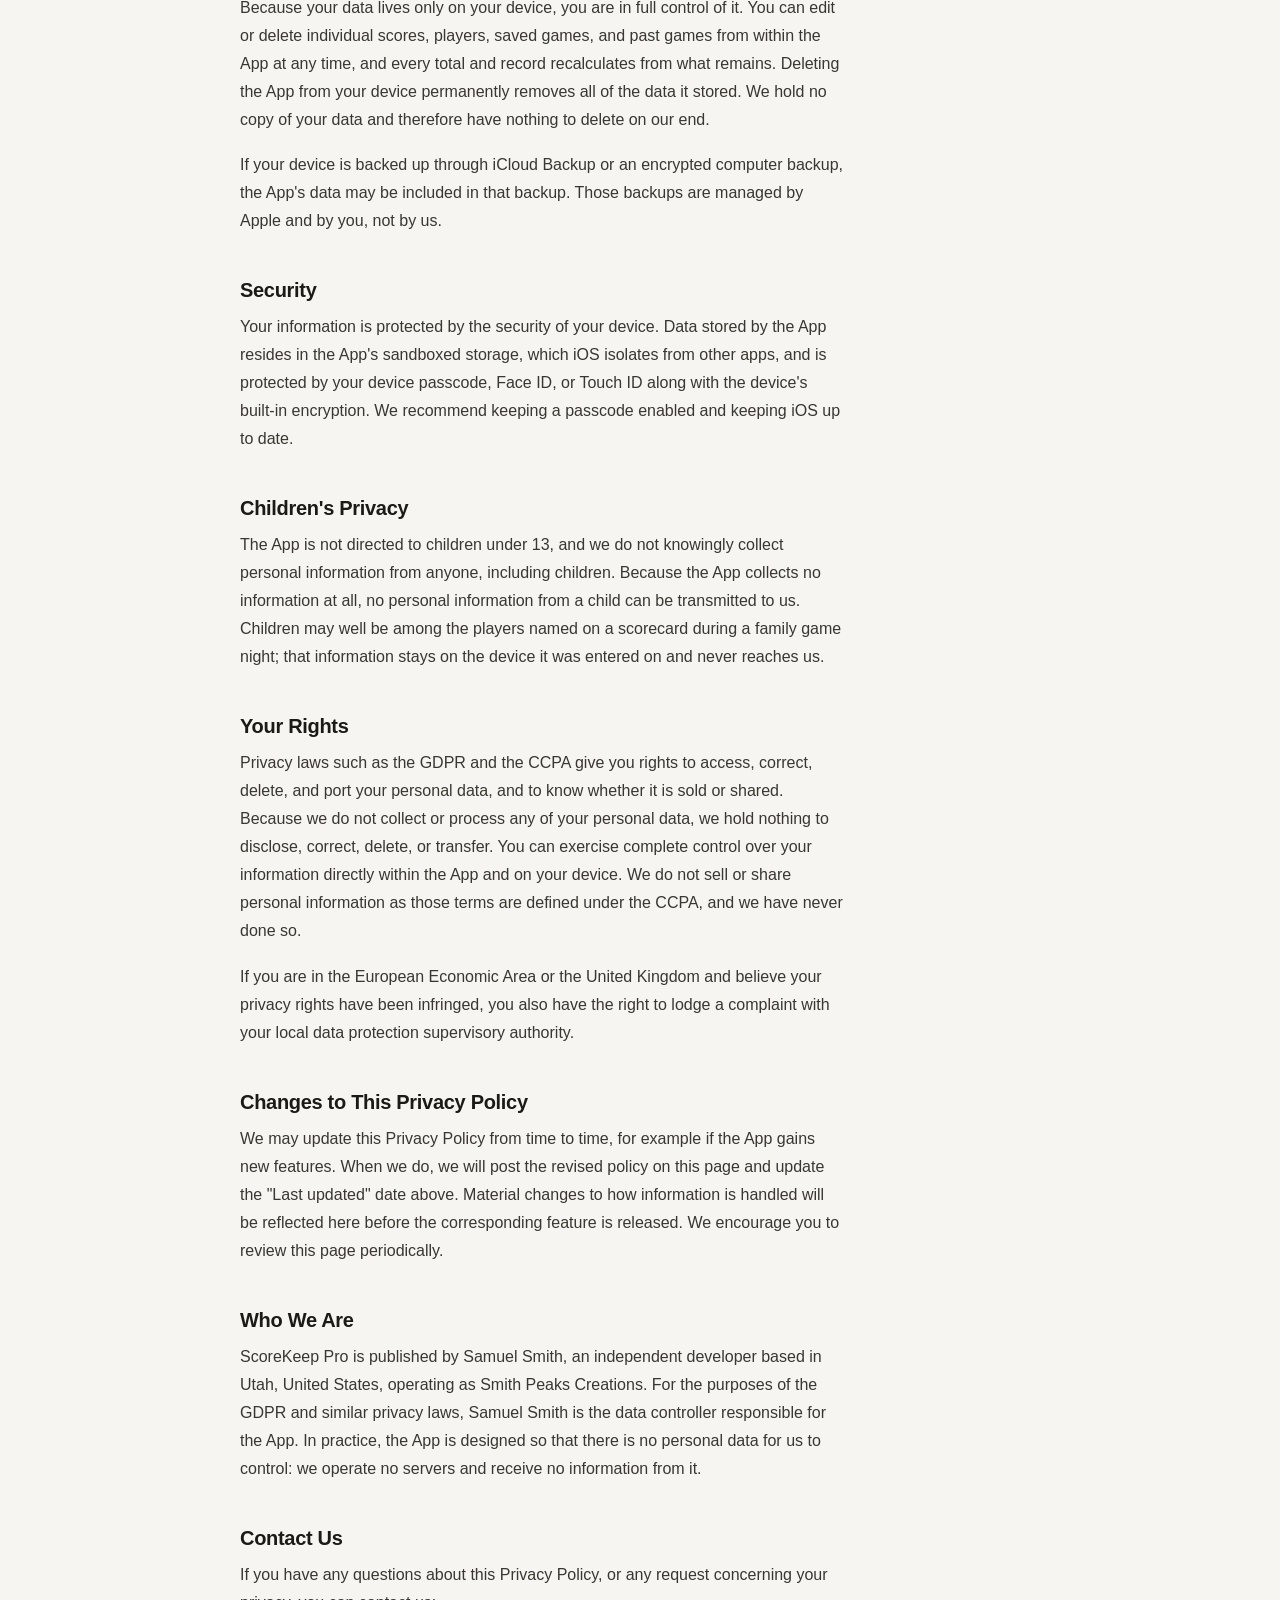
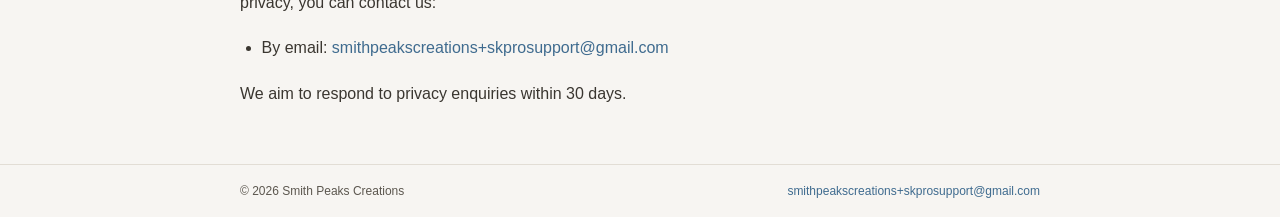
<file: privacy/scorekeeppro.html>
<!DOCTYPE html>
<html lang="en">
<head>
    <meta charset="UTF-8">
    <meta name="viewport" content="width=device-width, initial-scale=1">
    <title>Privacy Policy - ScoreKeep Pro</title>
    <meta name="description" content="Privacy policy for ScoreKeep Pro by Smith Peaks Creations. No accounts, no analytics, no trackers — your scores stay on your device.">

    <meta property="og:title" content="Privacy Policy - ScoreKeep Pro">
    <meta property="og:description" content="Privacy policy for ScoreKeep Pro by Smith Peaks Creations. No accounts, no analytics, no trackers — your scores stay on your device.">
    <meta property="og:url" content="https://smithpeakscreations.com/privacy/scorekeeppro.html">
    <meta property="og:type" content="website">
    <meta property="og:image" content="https://smithpeakscreations.com/assets/og.png">
    <meta property="og:image:width" content="1200">
    <meta property="og:image:height" content="630">
    <meta name="twitter:card" content="summary_large_image">

    <link rel="icon" type="image/svg+xml" href="data:image/svg+xml,%3Csvg xmlns='http://www.w3.org/2000/svg' viewBox='0 0 32 32'%3E%3Crect width='32' height='32' rx='7' fill='%23f7f5f2'/%3E%3Cpolygon points='0,26 8,13 16,26' fill='%237d9db8'/%3E%3Cpolygon points='16,26 24,15 32,26' fill='%237d9db8'/%3E%3Cpolygon points='7,26 16,5 25,26' fill='%233f6b8f'/%3E%3C/svg%3E">
    <link rel="stylesheet" href="../assets/site.css">
</head>
<body class="page-doc">

<a class="skip-link" href="#main">Skip to content</a>

<header class="site-header">
    <div class="wrap">
        <a class="lockup" href="../index.html">
            <svg class="peak-mark" viewBox="0 0 62 22" role="img" aria-label="Smith Peaks Creations">
                <polygon class="peak-outer" points="0,22 8,8 16,22"/>
                <polygon class="peak-center" points="19,22 31,0 43,22"/>
                <polygon class="peak-outer" points="46,22 54,10 62,22"/>
            </svg>
            Smith Peaks Creations
        </a>
        <a class="back-link" href="../apps/scorekeeppro.html">&larr; ScoreKeep Pro</a>
    </div>
</header>

<main id="main">
    <div class="wrap">

        <div class="doc-head">
            <h1>Privacy Policy</h1>
            <div class="doc-meta">
                <span class="tag tag-accent">ScoreKeep Pro</span>
                <span class="doc-date">Last updated: October 9, 2026</span>
            </div>
        </div>

        <div class="summary">
            <p class="summary-label">The short version</p>
            <p>ScoreKeep Pro does not collect your data. The app has no accounts, no analytics, no advertising, and no third-party trackers. Everything you enter &mdash; player names, round names, scores, saved games, and your game history &mdash; is stored only on your device. We have no servers, and we never see any of it.</p>
        </div>

        <div class="prose">

<p>This Privacy Policy explains how Samuel Smith (&quot;we&quot;, &quot;us&quot;, or &quot;our&quot;), operating as Smith Peaks Creations, handles information in the ScoreKeep Pro mobile application (the &quot;App&quot;). Please read it carefully.</p>

<h2>Information We Collect</h2>

<p><strong>We do not collect any personal information.</strong></p>

<p>The App does not require you to create an account, sign in, or provide an email address, name, or any other identifying information in order to use it. The App contains no analytics, crash reporting, advertising, or tracking software development kits (SDKs), and no third-party code of any kind. We do not receive usage data, device identifiers, advertising identifiers, or location data from the App.</p>

<h3>Diagnostics provided by Apple</h3>

<p>iOS includes a system-level setting that lets you share diagnostic and usage information with the developers of the apps you use. If you have enabled that setting on your device, Apple may make aggregated crash logs and usage statistics available to us through Apple's developer tools. This information is collected by Apple rather than by the App, is provided to us in aggregate, and is not linked to your identity. You can turn it off at any time in the iOS Settings app under Privacy &amp; Security &rarr; Analytics &amp; Improvements. Apple's handling of this information is governed by <a href="https://www.apple.com/legal/privacy/" target="_blank" rel="noopener">Apple's Privacy Policy</a>.</p>

<h2>Information You Store in the App</h2>

<p>The App is a scorecard for the games you play. As you use it, you may enter information such as:</p>

<ul>
    <li>The names you give the players in a game, and any players you save for reuse, including which past games you link to each saved player</li>
    <li>The scores you record for each player in each round</li>
    <li>The names of the rounds on a scorecard, and the games you save to your shelf, including the colour you give each one</li>
    <li>Your finished game history, including who played, the scores, and who won</li>
    <li>Any game still in progress, so that it is waiting for you when you reopen the App</li>
    <li>Your preferences, such as whether the lowest score wins</li>
</ul>

<p>All of this information is stored locally on your device, in the App's own private storage area. It is not transmitted to us, and it is not transmitted to anyone else. We have no ability to access, view, or retrieve it.</p>

<p>The names you type onto a scorecard are for your own use, and the App treats them simply as text. First names, nicknames, or initials all work equally well &mdash; not because we would ever see them, but because there is no reason for your device to hold more than you need.</p>

<h2>Sharing a Scorecard</h2>

<p>The App lets you share a finished scorecard, as an image or as a spreadsheet file. Nothing is shared unless you tap share and choose a destination yourself in the standard iOS share sheet. Once you do, the file is handed to whichever app you selected &mdash; Messages, Mail, Photos, or anything else &mdash; and is then governed by that app's own privacy policy. We are not involved in that step and receive no copy of it.</p>

<h2>Rating the App</h2>

<p>After you finish a game, the App may ask iOS to present Apple's standard review prompt, and the Settings screen includes a &quot;Rate the App&quot; option that does the same thing on demand. The prompt, and any rating or review you write, is handled entirely by Apple through the App Store. We never see which users were shown the prompt or how any individual responded. Apple's handling of that information is governed by <a href="https://www.apple.com/legal/privacy/" target="_blank" rel="noopener">Apple's Privacy Policy</a>.</p>

<h2>Internet Access</h2>

<p>The App does not send your information over the internet. It makes no network requests to our servers, because we do not operate any servers for the App. It works fully offline, which is rather the point &mdash; it is built for a kitchen table or the back of a cabin. The only outbound actions are ones you start yourself: opening this policy in your browser, sharing a scorecard, or contacting support.</p>

<h2>Contacting Support</h2>

<p>The App includes an option to email us for support, which opens your device's mail composer with our support address and a version tag already filled in. Nothing is sent until you send it. If you do choose to write to us, we will see your email address and whatever you include in your message, and we use that only to respond to you. We do not add you to any mailing list.</p>

<h2>iCloud</h2>

<p>The current version of the App does not sync your data to iCloud; your information stays on the single device where you entered it. If a future version of the App offers iCloud sync, your data would be stored in your own private iCloud database under your Apple Account, governed by <a href="https://www.apple.com/legal/privacy/" target="_blank" rel="noopener">Apple's Privacy Policy</a>. Data in a private iCloud database is accessible only to you &mdash; we would not be able to see or access it. Any such feature would be optional, and this policy would be updated before it ships.</p>

<h2>Purchases</h2>

<p>The App is free and does not offer in-app purchases or subscriptions. If a future version does, purchases would be processed entirely by Apple through the App Store. We would never receive or have access to your payment card details, billing address, or Apple Account credentials. Apple's handling of that information is governed by <a href="https://www.apple.com/legal/privacy/" target="_blank" rel="noopener">Apple's Privacy Policy</a>.</p>

<h2>How Your Information Is Shared</h2>

<p>We do not share, sell, rent, or disclose your information, because we never receive it in the first place. There are no service providers, advertising partners, data brokers, or affiliates with access to your data.</p>

<h2>Data Retention and Deletion</h2>

<p>Because your data lives only on your device, you are in full control of it. You can edit or delete individual scores, players, saved games, and past games from within the App at any time, and every total and record recalculates from what remains. Deleting the App from your device permanently removes all of the data it stored. We hold no copy of your data and therefore have nothing to delete on our end.</p>

<p>If your device is backed up through iCloud Backup or an encrypted computer backup, the App's data may be included in that backup. Those backups are managed by Apple and by you, not by us.</p>

<h2>Security</h2>

<p>Your information is protected by the security of your device. Data stored by the App resides in the App's sandboxed storage, which iOS isolates from other apps, and is protected by your device passcode, Face ID, or Touch ID along with the device's built-in encryption. We recommend keeping a passcode enabled and keeping iOS up to date.</p>

<h2>Children's Privacy</h2>

<p>The App is not directed to children under 13, and we do not knowingly collect personal information from anyone, including children. Because the App collects no information at all, no personal information from a child can be transmitted to us. Children may well be among the players named on a scorecard during a family game night; that information stays on the device it was entered on and never reaches us.</p>

<h2>Your Rights</h2>

<p>Privacy laws such as the GDPR and the CCPA give you rights to access, correct, delete, and port your personal data, and to know whether it is sold or shared. Because we do not collect or process any of your personal data, we hold nothing to disclose, correct, delete, or transfer. You can exercise complete control over your information directly within the App and on your device. We do not sell or share personal information as those terms are defined under the CCPA, and we have never done so.</p>

<p>If you are in the European Economic Area or the United Kingdom and believe your privacy rights have been infringed, you also have the right to lodge a complaint with your local data protection supervisory authority.</p>

<h2>Changes to This Privacy Policy</h2>

<p>We may update this Privacy Policy from time to time, for example if the App gains new features. When we do, we will post the revised policy on this page and update the &quot;Last updated&quot; date above. Material changes to how information is handled will be reflected here before the corresponding feature is released. We encourage you to review this page periodically.</p>

<h2>Who We Are</h2>

<p>ScoreKeep Pro is published by Samuel Smith, an independent developer based in Utah, United States, operating as Smith Peaks Creations. For the purposes of the GDPR and similar privacy laws, Samuel Smith is the data controller responsible for the App. In practice, the App is designed so that there is no personal data for us to control: we operate no servers and receive no information from it.</p>

<h2>Contact Us</h2>

<p>If you have any questions about this Privacy Policy, or any request concerning your privacy, you can contact us:</p>

<ul>
    <li>By email: <a href="mailto:smithpeakscreations+skprosupport@gmail.com">smithpeakscreations+skprosupport@gmail.com</a></li>
</ul>

<p>We aim to respond to privacy enquiries within 30 days.</p>

        </div>

    </div>
</main>

<footer class="site-footer">
    <div class="wrap">
        <span>&copy; 2026 Smith Peaks Creations</span>
        <span class="footer-links"><a href="mailto:smithpeakscreations+skprosupport@gmail.com">smithpeakscreations+skprosupport@gmail.com</a></span>
    </div>
</footer>

</body>
</html>
</file>
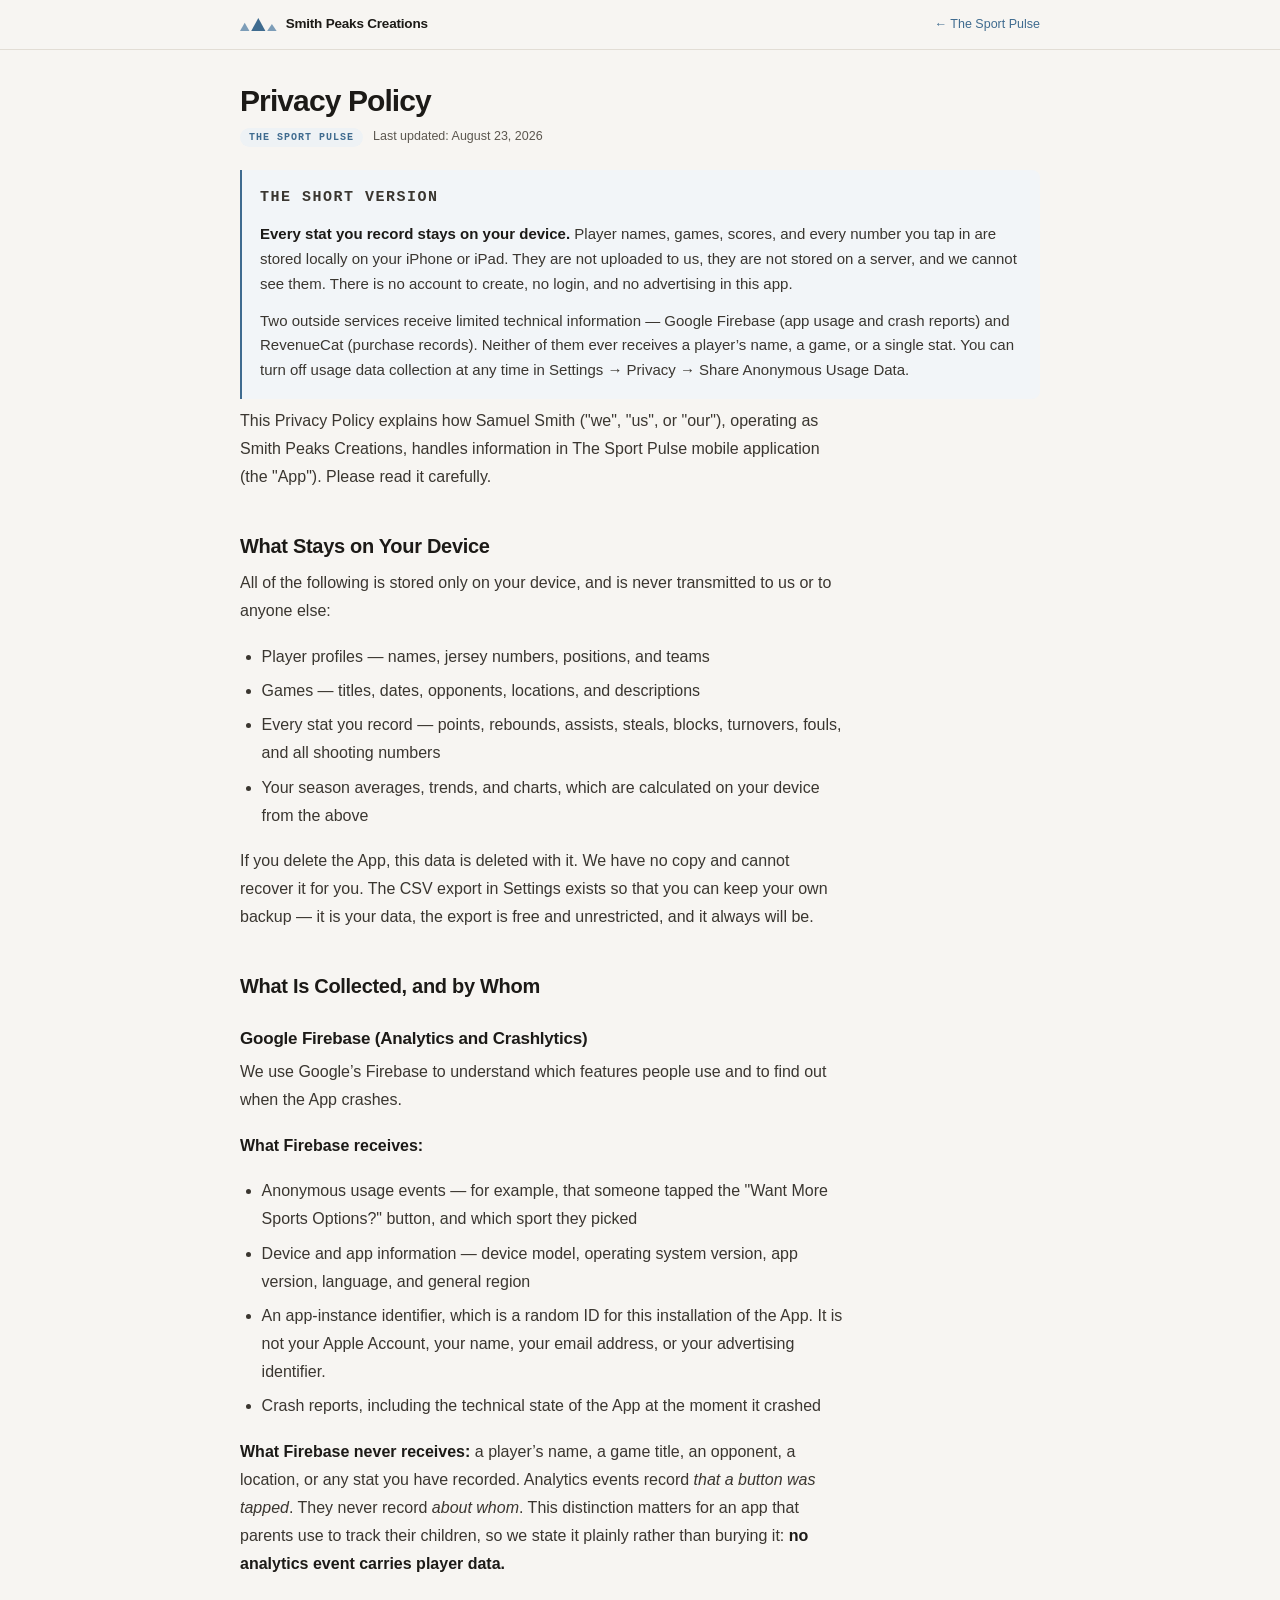
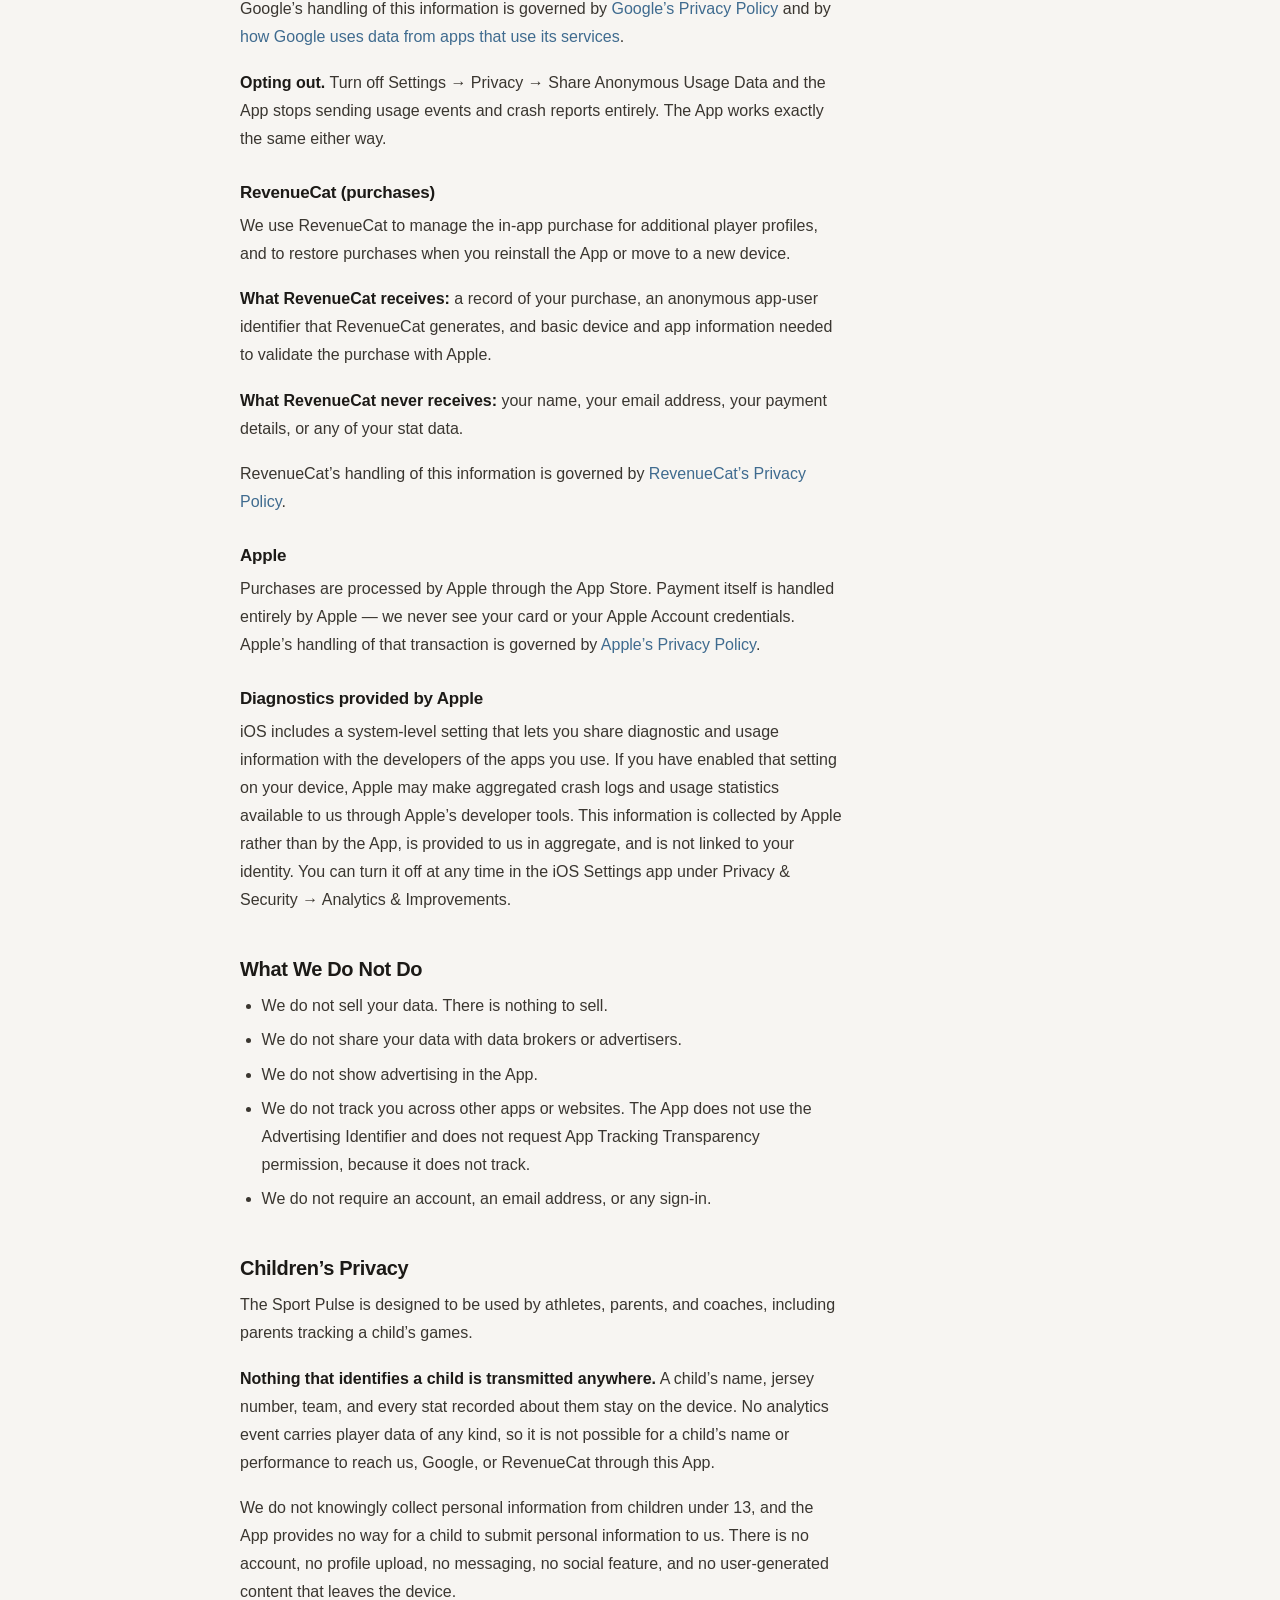
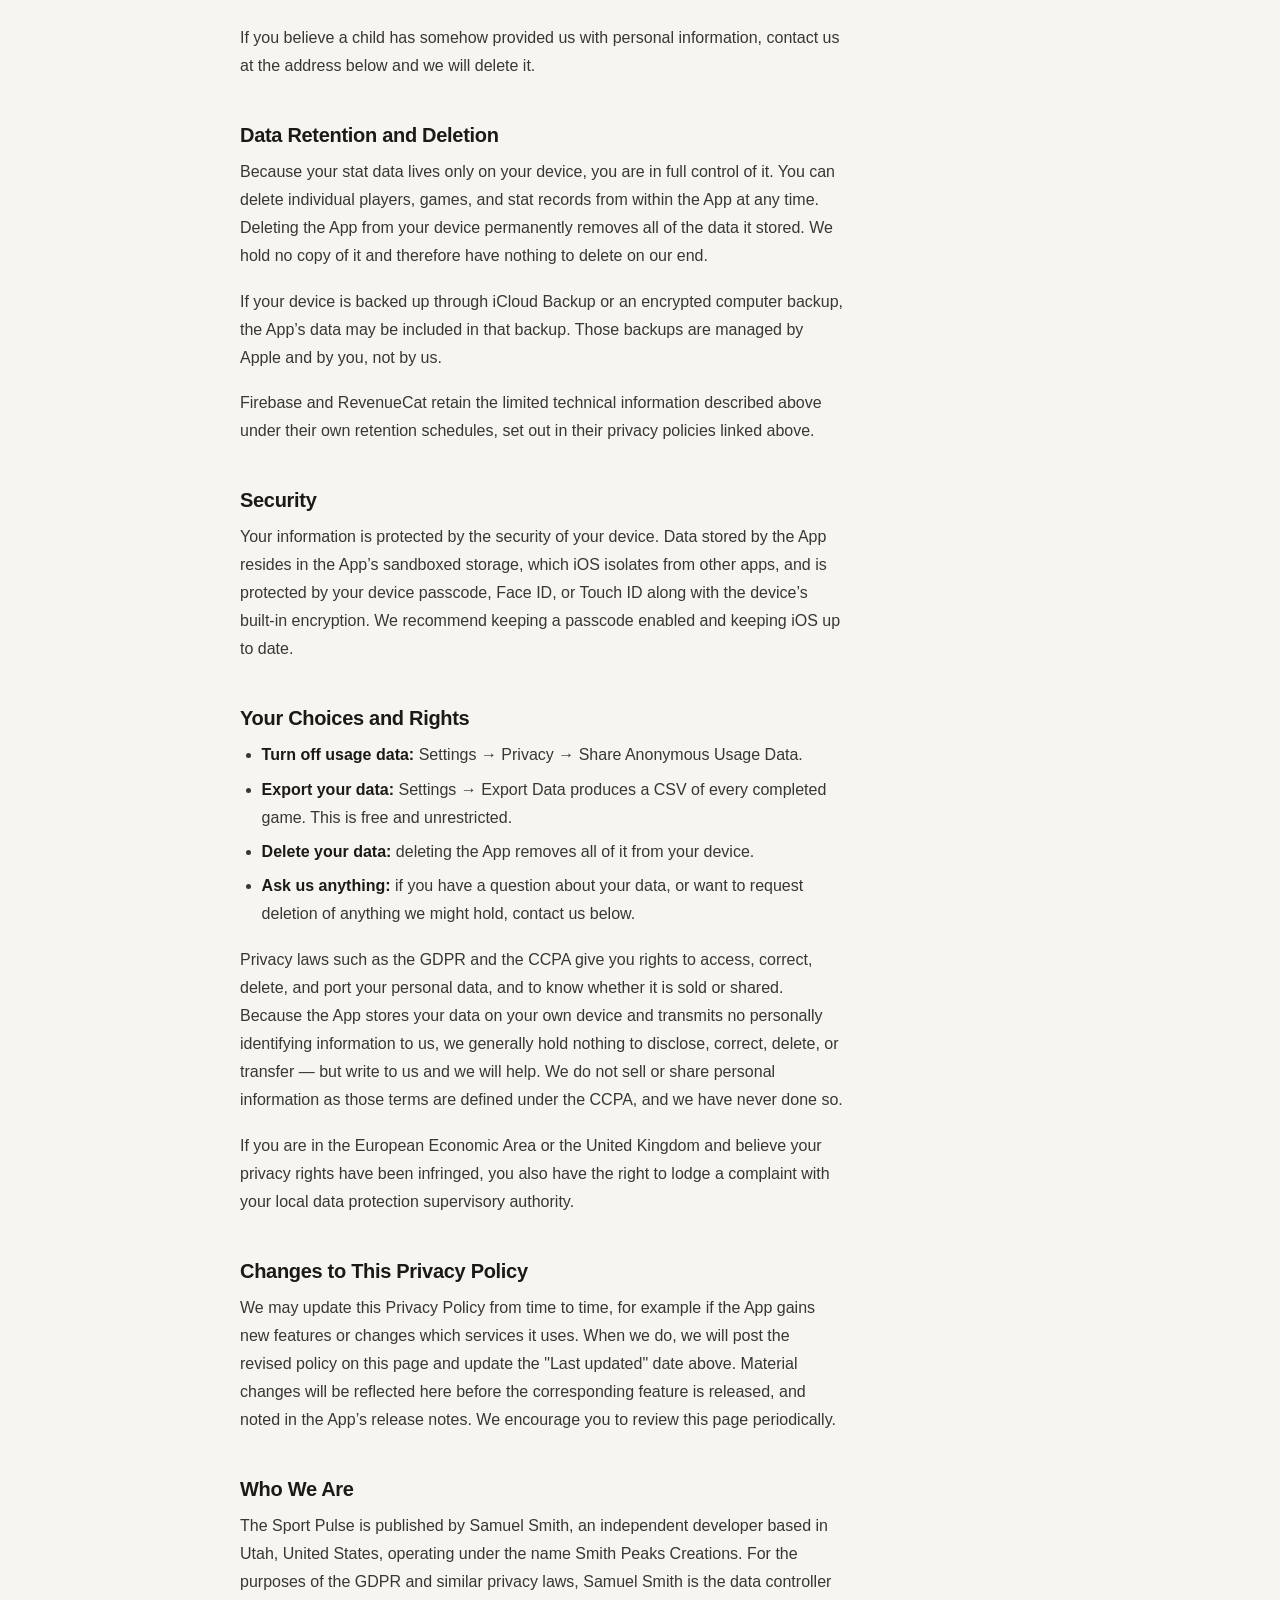
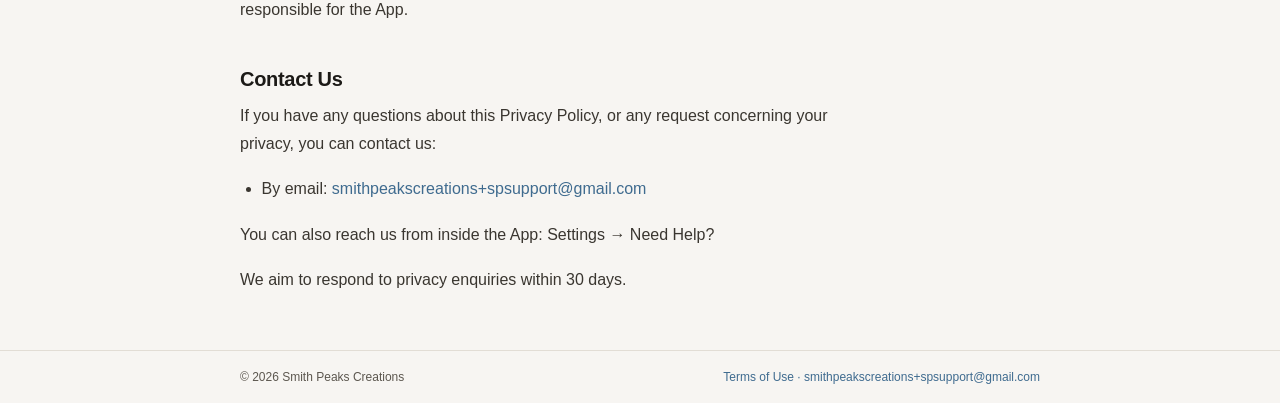
<file: privacy/thesportpulse.html>
<!DOCTYPE html>
<html lang="en">
<head>
    <meta charset="UTF-8">
    <meta name="viewport" content="width=device-width, initial-scale=1">
    <title>Privacy Policy - The Sport Pulse</title>
    <meta name="description" content="Privacy policy for The Sport Pulse by Smith Peaks Creations. Your stats stay on your device; Firebase and RevenueCat receive only limited technical data.">

    <meta property="og:title" content="Privacy Policy - The Sport Pulse">
    <meta property="og:description" content="Privacy policy for The Sport Pulse by Smith Peaks Creations. Your stats stay on your device; Firebase and RevenueCat receive only limited technical data.">
    <meta property="og:url" content="https://smithpeakscreations.com/privacy/thesportpulse.html">
    <meta property="og:type" content="website">
    <meta property="og:image" content="https://smithpeakscreations.com/assets/og.png">
    <meta property="og:image:width" content="1200">
    <meta property="og:image:height" content="630">
    <meta name="twitter:card" content="summary_large_image">

    <link rel="icon" type="image/svg+xml" href="data:image/svg+xml,%3Csvg xmlns='http://www.w3.org/2000/svg' viewBox='0 0 32 32'%3E%3Crect width='32' height='32' rx='7' fill='%23f7f5f2'/%3E%3Cpolygon points='0,26 8,13 16,26' fill='%237d9db8'/%3E%3Cpolygon points='16,26 24,15 32,26' fill='%237d9db8'/%3E%3Cpolygon points='7,26 16,5 25,26' fill='%233f6b8f'/%3E%3C/svg%3E">
    <link rel="stylesheet" href="../assets/site.css">
</head>
<body class="page-doc">

<a class="skip-link" href="#main">Skip to content</a>

<header class="site-header">
    <div class="wrap">
        <a class="lockup" href="../index.html">
            <svg class="peak-mark" viewBox="0 0 62 22" role="img" aria-label="Smith Peaks Creations">
                <polygon class="peak-outer" points="0,22 8,8 16,22"/>
                <polygon class="peak-center" points="19,22 31,0 43,22"/>
                <polygon class="peak-outer" points="46,22 54,10 62,22"/>
            </svg>
            Smith Peaks Creations
        </a>
        <a class="back-link" href="../apps/thesportpulse.html">&larr; The Sport Pulse</a>
    </div>
</header>

<main id="main">
    <div class="wrap">

        <div class="doc-head">
            <h1>Privacy Policy</h1>
            <div class="doc-meta">
                <span class="tag tag-accent">The Sport Pulse</span>
                <span class="doc-date">Last updated: August 23, 2026</span>
            </div>
        </div>

        <div class="summary">
            <p class="summary-label">The short version</p>
            <p><strong>Every stat you record stays on your device.</strong> Player names, games, scores, and every number you tap in are stored locally on your iPhone or iPad. They are not uploaded to us, they are not stored on a server, and we cannot see them. There is no account to create, no login, and no advertising in this app.</p>
            <p>Two outside services receive limited technical information &mdash; Google Firebase (app usage and crash reports) and RevenueCat (purchase records). Neither of them ever receives a player&rsquo;s name, a game, or a single stat. You can turn off usage data collection at any time in Settings &rarr; Privacy &rarr; Share Anonymous Usage Data.</p>
        </div>

        <div class="prose">

<p>This Privacy Policy explains how Samuel Smith (&quot;we&quot;, &quot;us&quot;, or &quot;our&quot;), operating as Smith Peaks Creations, handles information in The Sport Pulse mobile application (the &quot;App&quot;). Please read it carefully.</p>

<h2>What Stays on Your Device</h2>

<p>All of the following is stored only on your device, and is never transmitted to us or to anyone else:</p>

<ul>
    <li>Player profiles &mdash; names, jersey numbers, positions, and teams</li>
    <li>Games &mdash; titles, dates, opponents, locations, and descriptions</li>
    <li>Every stat you record &mdash; points, rebounds, assists, steals, blocks, turnovers, fouls, and all shooting numbers</li>
    <li>Your season averages, trends, and charts, which are calculated on your device from the above</li>
</ul>

<p>If you delete the App, this data is deleted with it. We have no copy and cannot recover it for you. The CSV export in Settings exists so that you can keep your own backup &mdash; it is your data, the export is free and unrestricted, and it always will be.</p>

<h2>What Is Collected, and by Whom</h2>

<h3>Google Firebase (Analytics and Crashlytics)</h3>

<p>We use Google&rsquo;s Firebase to understand which features people use and to find out when the App crashes.</p>

<p><strong>What Firebase receives:</strong></p>

<ul>
    <li>Anonymous usage events &mdash; for example, that someone tapped the &quot;Want More Sports Options?&quot; button, and which sport they picked</li>
    <li>Device and app information &mdash; device model, operating system version, app version, language, and general region</li>
    <li>An app-instance identifier, which is a random ID for this installation of the App. It is not your Apple Account, your name, your email address, or your advertising identifier.</li>
    <li>Crash reports, including the technical state of the App at the moment it crashed</li>
</ul>

<p><strong>What Firebase never receives:</strong> a player&rsquo;s name, a game title, an opponent, a location, or any stat you have recorded. Analytics events record <em>that a button was tapped</em>. They never record <em>about whom</em>. This distinction matters for an app that parents use to track their children, so we state it plainly rather than burying it: <strong>no analytics event carries player data.</strong></p>

<p>Google&rsquo;s handling of this information is governed by <a href="https://policies.google.com/privacy" target="_blank" rel="noopener">Google&rsquo;s Privacy Policy</a> and by <a href="https://policies.google.com/technologies/partner-sites" target="_blank" rel="noopener">how Google uses data from apps that use its services</a>.</p>

<p><strong>Opting out.</strong> Turn off Settings &rarr; Privacy &rarr; Share Anonymous Usage Data and the App stops sending usage events and crash reports entirely. The App works exactly the same either way.</p>

<h3>RevenueCat (purchases)</h3>

<p>We use RevenueCat to manage the in-app purchase for additional player profiles, and to restore purchases when you reinstall the App or move to a new device.</p>

<p><strong>What RevenueCat receives:</strong> a record of your purchase, an anonymous app-user identifier that RevenueCat generates, and basic device and app information needed to validate the purchase with Apple.</p>

<p><strong>What RevenueCat never receives:</strong> your name, your email address, your payment details, or any of your stat data.</p>

<p>RevenueCat&rsquo;s handling of this information is governed by <a href="https://www.revenuecat.com/privacy" target="_blank" rel="noopener">RevenueCat&rsquo;s Privacy Policy</a>.</p>

<h3>Apple</h3>

<p>Purchases are processed by Apple through the App Store. Payment itself is handled entirely by Apple &mdash; we never see your card or your Apple Account credentials. Apple&rsquo;s handling of that transaction is governed by <a href="https://www.apple.com/legal/privacy/" target="_blank" rel="noopener">Apple&rsquo;s Privacy Policy</a>.</p>

<h3>Diagnostics provided by Apple</h3>

<p>iOS includes a system-level setting that lets you share diagnostic and usage information with the developers of the apps you use. If you have enabled that setting on your device, Apple may make aggregated crash logs and usage statistics available to us through Apple&rsquo;s developer tools. This information is collected by Apple rather than by the App, is provided to us in aggregate, and is not linked to your identity. You can turn it off at any time in the iOS Settings app under Privacy &amp; Security &rarr; Analytics &amp; Improvements.</p>

<h2>What We Do Not Do</h2>

<ul>
    <li>We do not sell your data. There is nothing to sell.</li>
    <li>We do not share your data with data brokers or advertisers.</li>
    <li>We do not show advertising in the App.</li>
    <li>We do not track you across other apps or websites. The App does not use the Advertising Identifier and does not request App Tracking Transparency permission, because it does not track.</li>
    <li>We do not require an account, an email address, or any sign-in.</li>
</ul>

<h2>Children&rsquo;s Privacy</h2>

<p>The Sport Pulse is designed to be used by athletes, parents, and coaches, including parents tracking a child&rsquo;s games.</p>

<p><strong>Nothing that identifies a child is transmitted anywhere.</strong> A child&rsquo;s name, jersey number, team, and every stat recorded about them stay on the device. No analytics event carries player data of any kind, so it is not possible for a child&rsquo;s name or performance to reach us, Google, or RevenueCat through this App.</p>

<p>We do not knowingly collect personal information from children under 13, and the App provides no way for a child to submit personal information to us. There is no account, no profile upload, no messaging, no social feature, and no user-generated content that leaves the device.</p>

<p>If you believe a child has somehow provided us with personal information, contact us at the address below and we will delete it.</p>

<h2>Data Retention and Deletion</h2>

<p>Because your stat data lives only on your device, you are in full control of it. You can delete individual players, games, and stat records from within the App at any time. Deleting the App from your device permanently removes all of the data it stored. We hold no copy of it and therefore have nothing to delete on our end.</p>

<p>If your device is backed up through iCloud Backup or an encrypted computer backup, the App&rsquo;s data may be included in that backup. Those backups are managed by Apple and by you, not by us.</p>

<p>Firebase and RevenueCat retain the limited technical information described above under their own retention schedules, set out in their privacy policies linked above.</p>

<h2>Security</h2>

<p>Your information is protected by the security of your device. Data stored by the App resides in the App&rsquo;s sandboxed storage, which iOS isolates from other apps, and is protected by your device passcode, Face ID, or Touch ID along with the device&rsquo;s built-in encryption. We recommend keeping a passcode enabled and keeping iOS up to date.</p>

<h2>Your Choices and Rights</h2>

<ul>
    <li><strong>Turn off usage data:</strong> Settings &rarr; Privacy &rarr; Share Anonymous Usage Data.</li>
    <li><strong>Export your data:</strong> Settings &rarr; Export Data produces a CSV of every completed game. This is free and unrestricted.</li>
    <li><strong>Delete your data:</strong> deleting the App removes all of it from your device.</li>
    <li><strong>Ask us anything:</strong> if you have a question about your data, or want to request deletion of anything we might hold, contact us below.</li>
</ul>

<p>Privacy laws such as the GDPR and the CCPA give you rights to access, correct, delete, and port your personal data, and to know whether it is sold or shared. Because the App stores your data on your own device and transmits no personally identifying information to us, we generally hold nothing to disclose, correct, delete, or transfer &mdash; but write to us and we will help. We do not sell or share personal information as those terms are defined under the CCPA, and we have never done so.</p>

<p>If you are in the European Economic Area or the United Kingdom and believe your privacy rights have been infringed, you also have the right to lodge a complaint with your local data protection supervisory authority.</p>

<h2>Changes to This Privacy Policy</h2>

<p>We may update this Privacy Policy from time to time, for example if the App gains new features or changes which services it uses. When we do, we will post the revised policy on this page and update the &quot;Last updated&quot; date above. Material changes will be reflected here before the corresponding feature is released, and noted in the App&rsquo;s release notes. We encourage you to review this page periodically.</p>

<h2>Who We Are</h2>

<p>The Sport Pulse is published by Samuel Smith, an independent developer based in Utah, United States, operating under the name Smith Peaks Creations. For the purposes of the GDPR and similar privacy laws, Samuel Smith is the data controller responsible for the App.</p>

<h2>Contact Us</h2>

<p>If you have any questions about this Privacy Policy, or any request concerning your privacy, you can contact us:</p>

<ul>
    <li>By email: <a href="mailto:smithpeakscreations+spsupport@gmail.com">smithpeakscreations+spsupport@gmail.com</a></li>
</ul>

<p>You can also reach us from inside the App: Settings &rarr; Need Help?</p>

<p>We aim to respond to privacy enquiries within 30 days.</p>

        </div>

    </div>
</main>

<footer class="site-footer">
    <div class="wrap">
        <span>&copy; 2026 Smith Peaks Creations</span>
        <span class="footer-links"><a href="../terms/thesportpulse.html">Terms of Use</a> &middot; <a href="mailto:smithpeakscreations+spsupport@gmail.com">smithpeakscreations+spsupport@gmail.com</a></span>
    </div>
</footer>

</body>
</html>
</file>
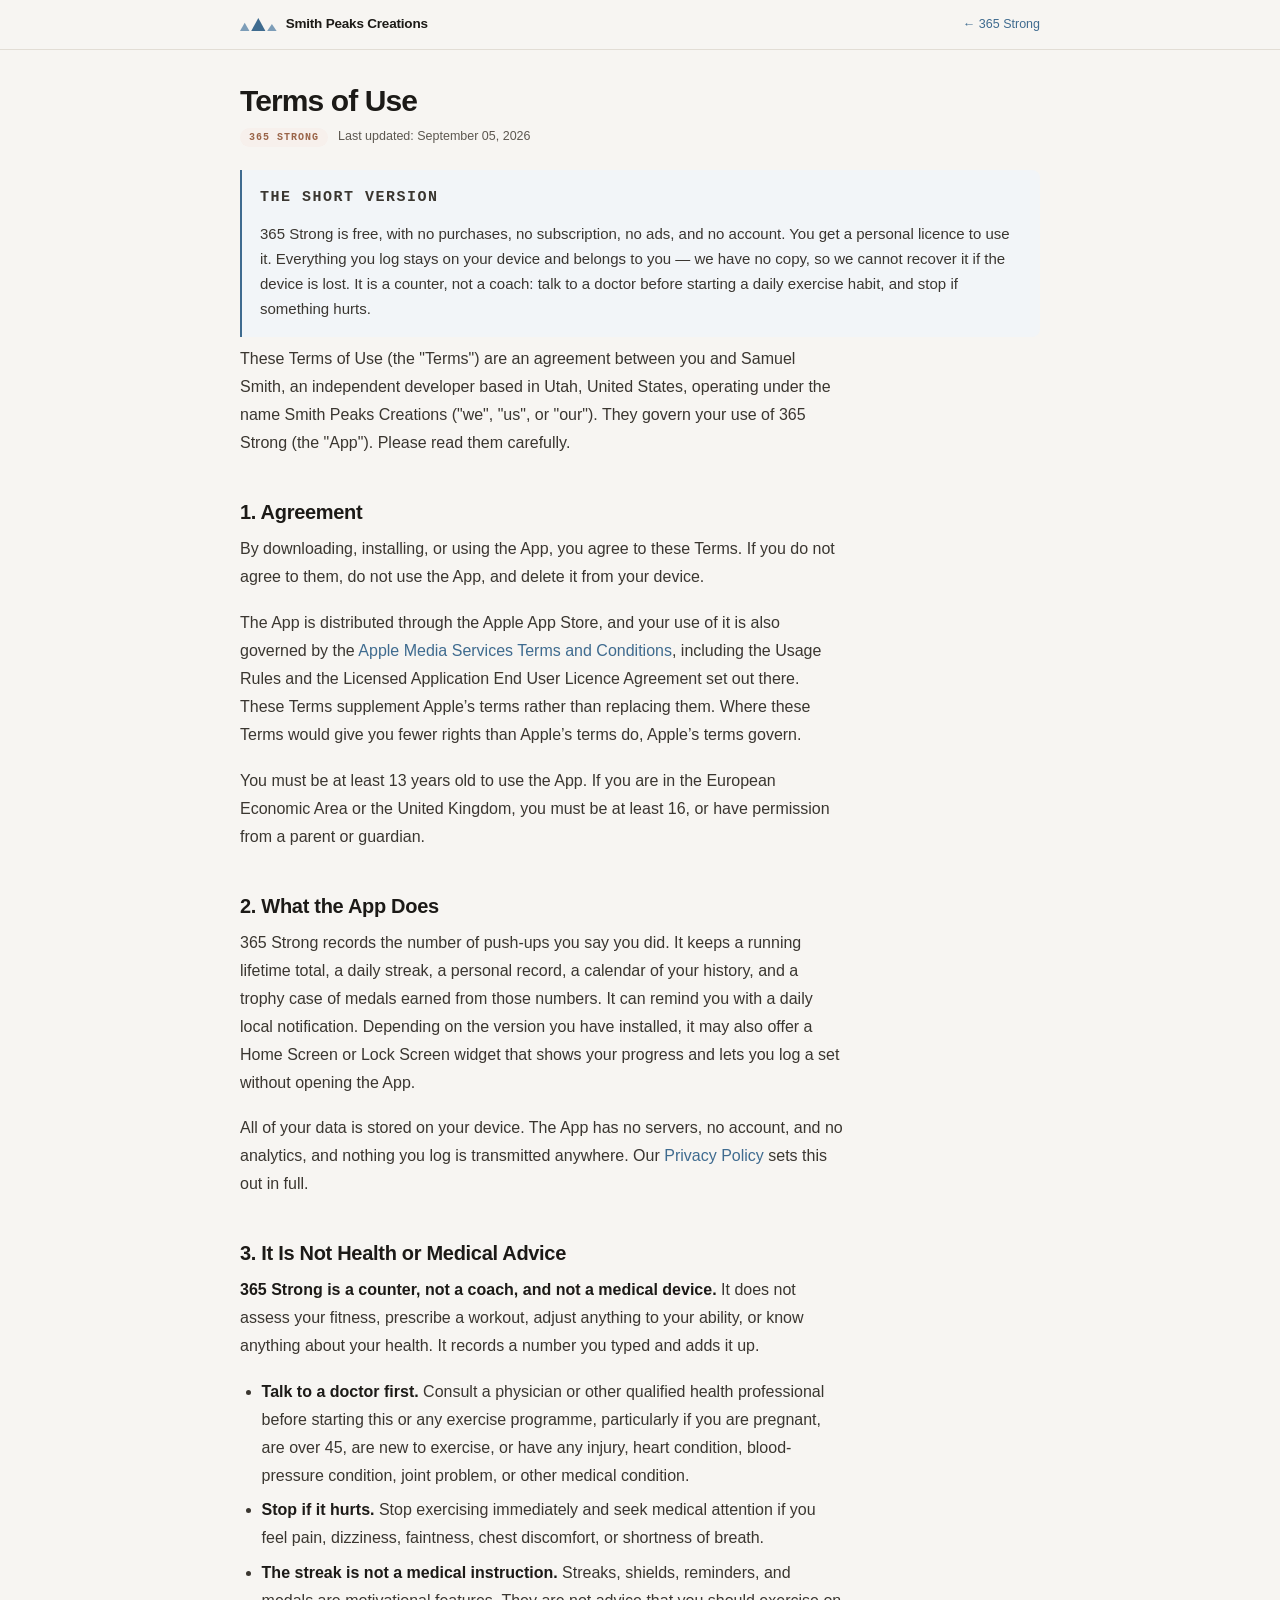
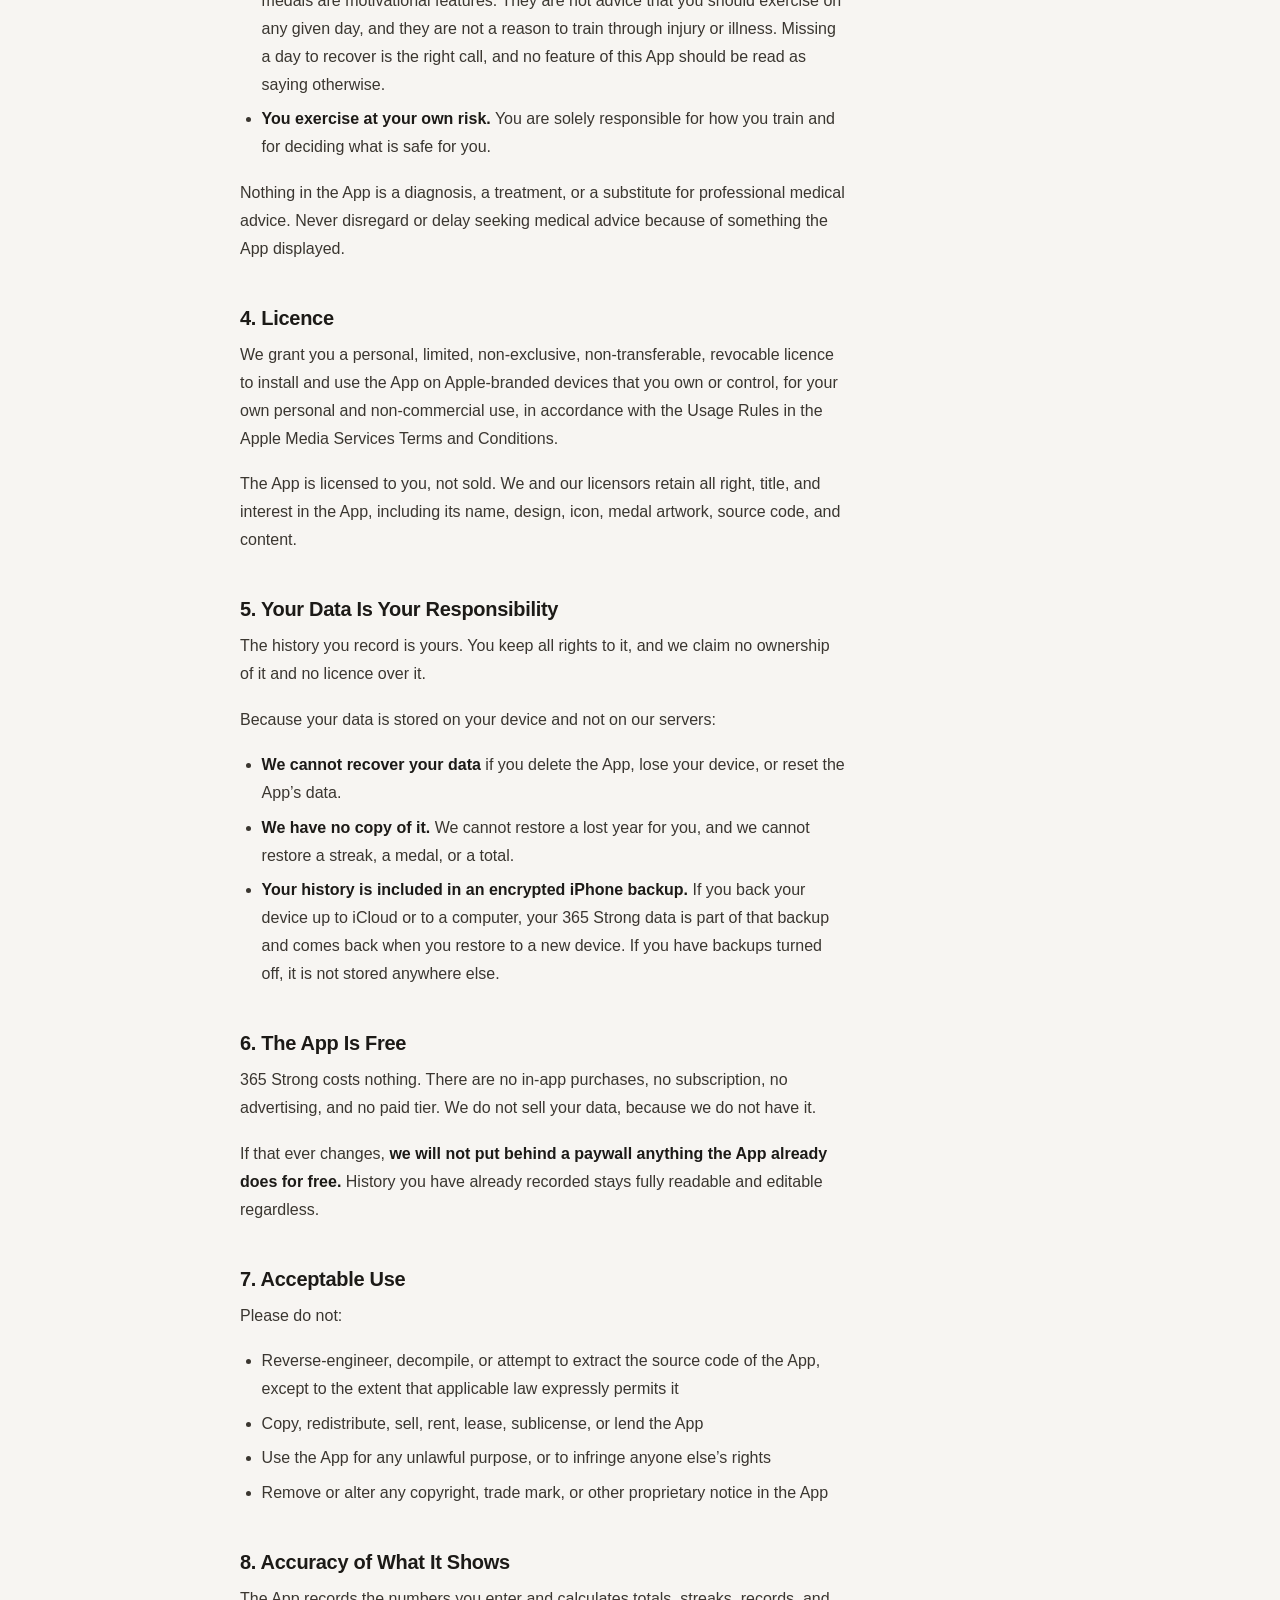
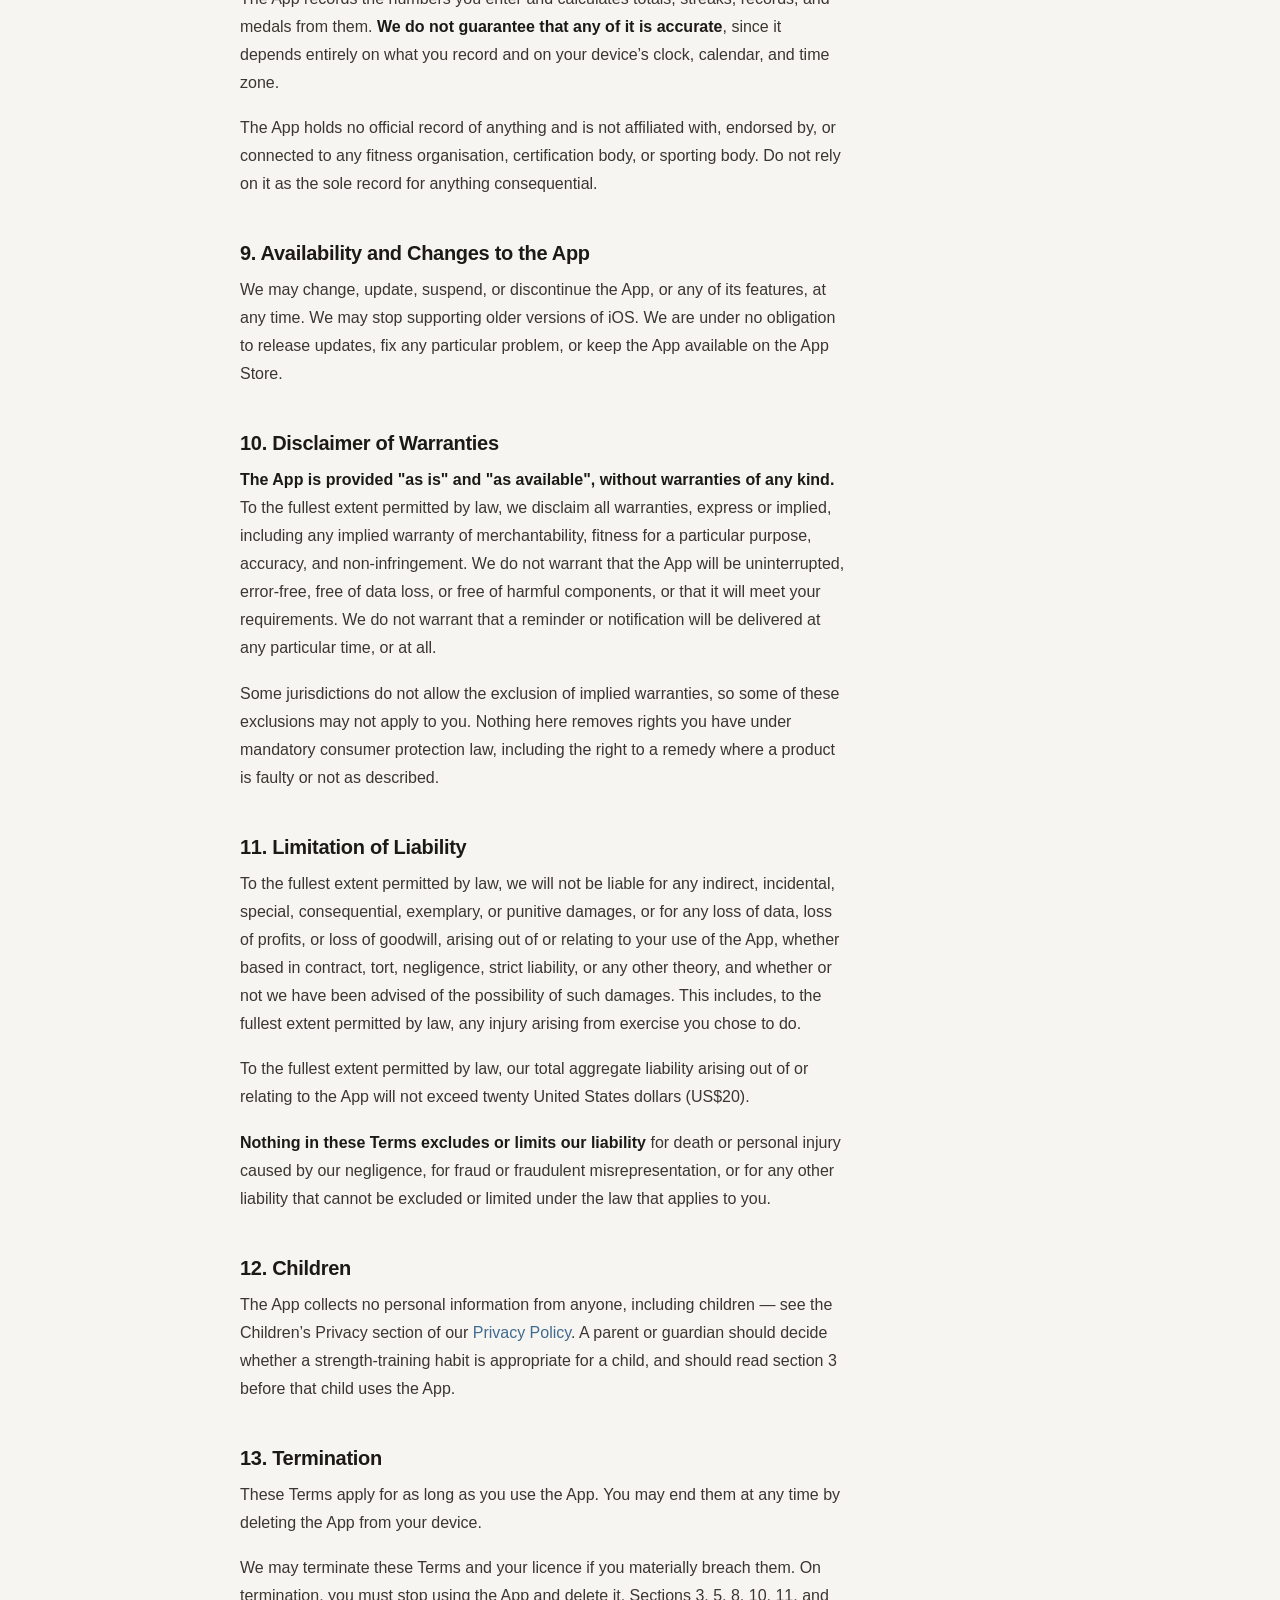
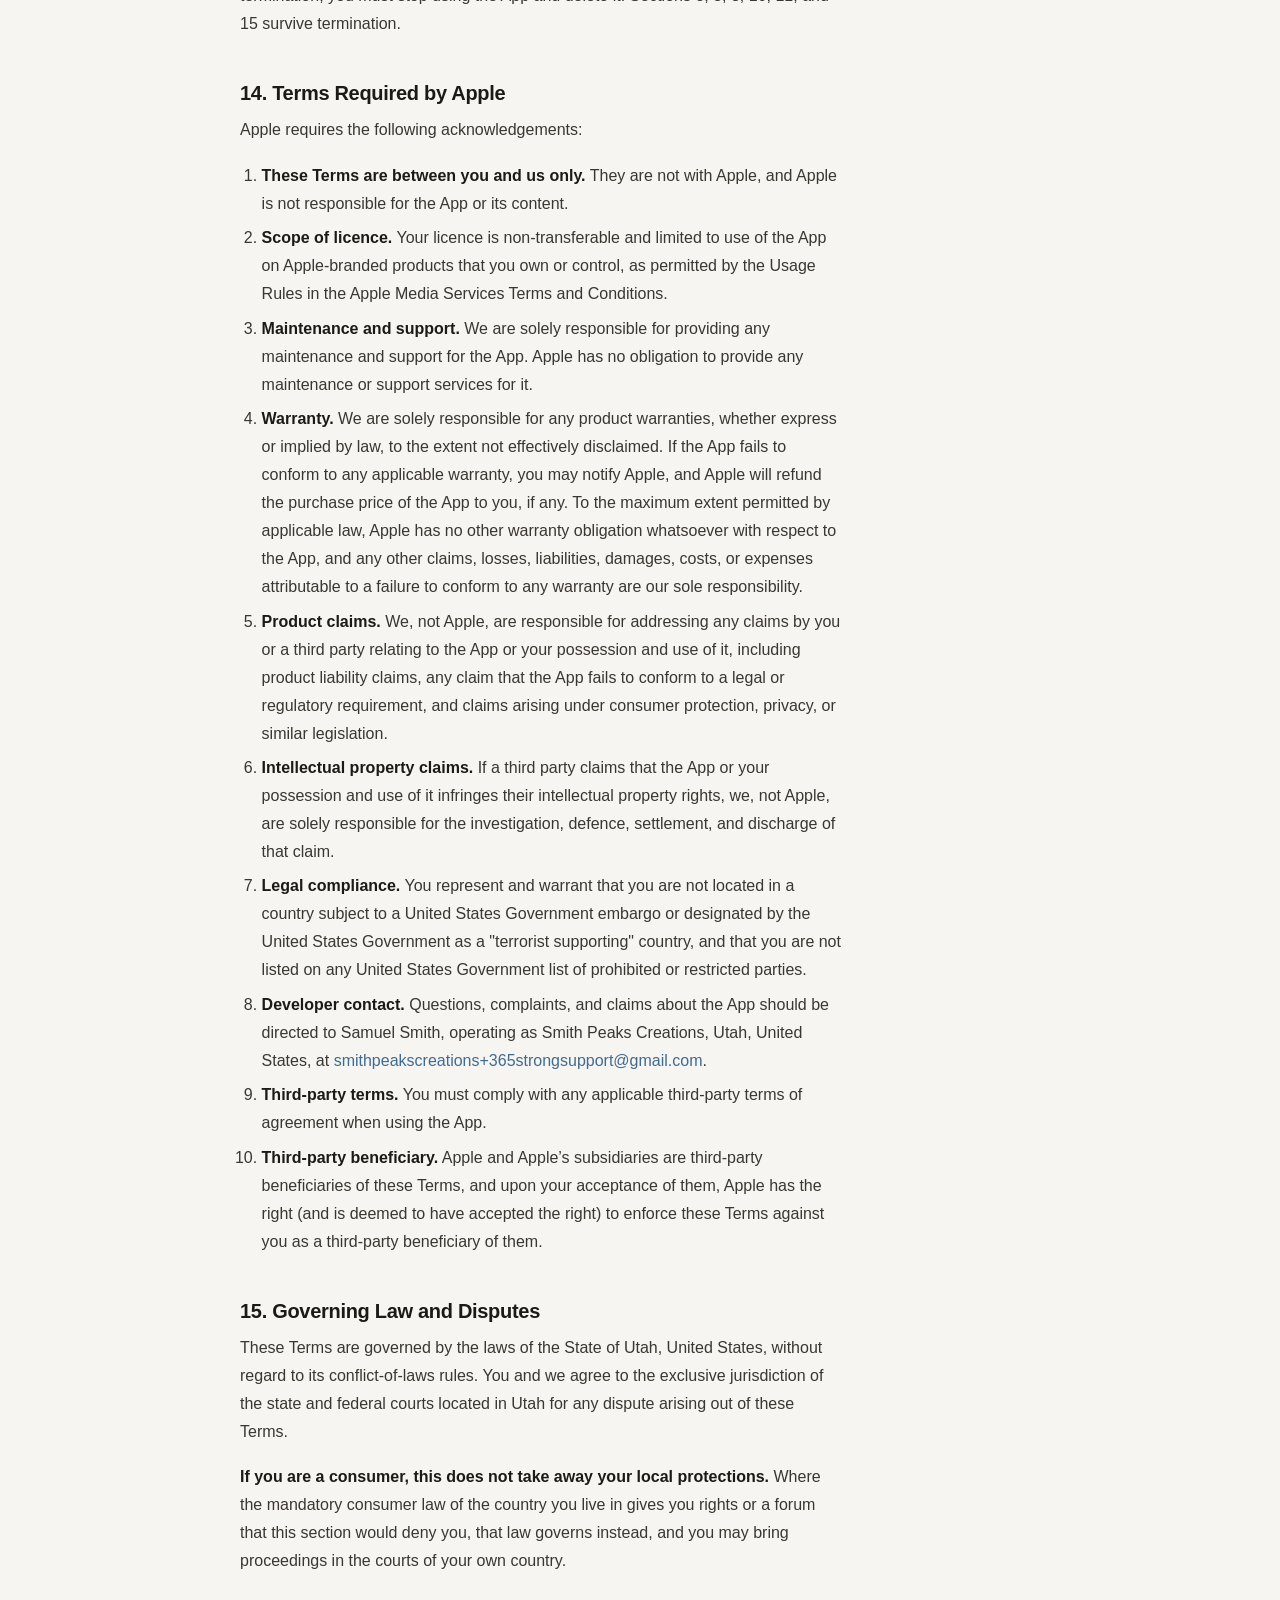
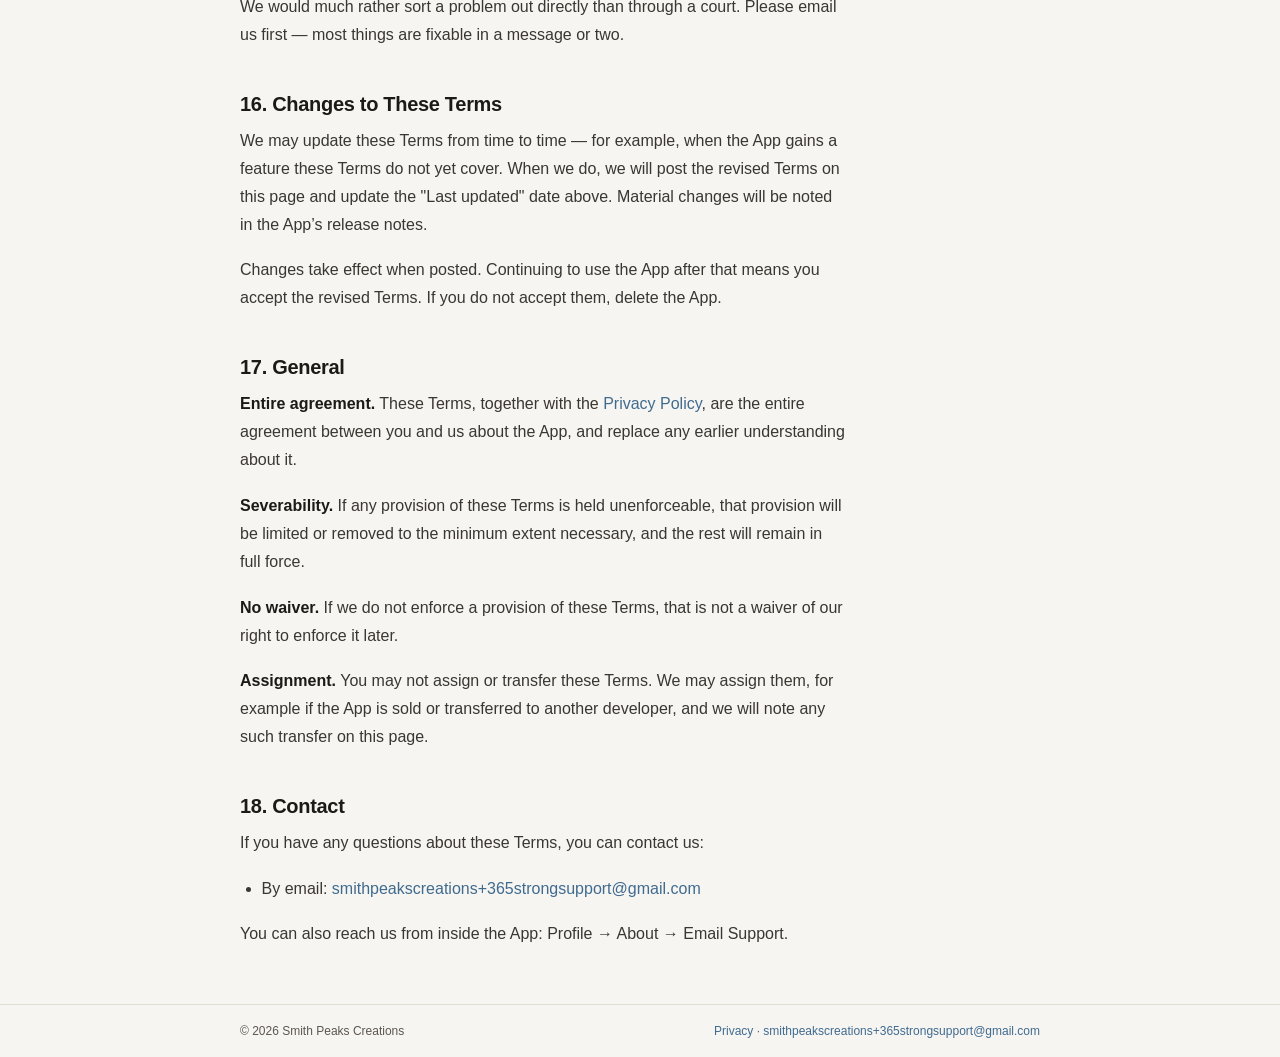
<file: terms/365strong.html>
<!DOCTYPE html>
<html lang="en">
<head>
    <meta charset="UTF-8">
    <meta name="viewport" content="width=device-width, initial-scale=1">
    <title>Terms of Use - 365 Strong</title>
    <meta name="description" content="Terms of Use for 365 Strong by Smith Peaks Creations — licence, health disclaimer, and the terms Apple requires. Free app, no purchases, no accounts.">

    <meta property="og:title" content="Terms of Use - 365 Strong">
    <meta property="og:description" content="Terms of Use for 365 Strong by Smith Peaks Creations — licence, health disclaimer, and the terms Apple requires. Free app, no purchases, no accounts.">
    <meta property="og:url" content="https://smithpeakscreations.com/terms/365strong.html">
    <meta property="og:type" content="website">
    <meta property="og:image" content="https://smithpeakscreations.com/assets/og.png">
    <meta property="og:image:width" content="1200">
    <meta property="og:image:height" content="630">
    <meta name="twitter:card" content="summary_large_image">

    <link rel="icon" type="image/svg+xml" href="data:image/svg+xml,%3Csvg xmlns='http://www.w3.org/2000/svg' viewBox='0 0 32 32'%3E%3Crect width='32' height='32' rx='7' fill='%23f7f5f2'/%3E%3Cpolygon points='0,26 8,13 16,26' fill='%237d9db8'/%3E%3Cpolygon points='16,26 24,15 32,26' fill='%237d9db8'/%3E%3Cpolygon points='7,26 16,5 25,26' fill='%233f6b8f'/%3E%3C/svg%3E">
    <link rel="stylesheet" href="../assets/site.css">
</head>
<body class="page-doc">

<a class="skip-link" href="#main">Skip to content</a>

<header class="site-header">
    <div class="wrap">
        <a class="lockup" href="../index.html">
            <svg class="peak-mark" viewBox="0 0 62 22" role="img" aria-label="Smith Peaks Creations">
                <polygon class="peak-outer" points="0,22 8,8 16,22"/>
                <polygon class="peak-center" points="19,22 31,0 43,22"/>
                <polygon class="peak-outer" points="46,22 54,10 62,22"/>
            </svg>
            Smith Peaks Creations
        </a>
        <a class="back-link" href="../apps/365strong.html">&larr; 365 Strong</a>
    </div>
</header>

<main id="main">
    <div class="wrap">

        <div class="doc-head">
            <h1>Terms of Use</h1>
            <div class="doc-meta">
                <span class="tag tag-accent-2">365 Strong</span>
                <span class="doc-date">Last updated: September 05, 2026</span>
            </div>
        </div>

        <div class="summary">
            <p class="summary-label">The short version</p>
            <p>365 Strong is free, with no purchases, no subscription, no ads, and no account. You get a personal licence to use it. Everything you log stays on your device and belongs to you &mdash; we have no copy, so we cannot recover it if the device is lost. It is a counter, not a coach: talk to a doctor before starting a daily exercise habit, and stop if something hurts.</p>
        </div>

        <div class="prose">

<p>These Terms of Use (the &quot;Terms&quot;) are an agreement between you and Samuel Smith, an independent developer based in Utah, United States, operating under the name Smith Peaks Creations (&quot;we&quot;, &quot;us&quot;, or &quot;our&quot;). They govern your use of 365 Strong (the &quot;App&quot;). Please read them carefully.</p>

<h2>1. Agreement</h2>

<p>By downloading, installing, or using the App, you agree to these Terms. If you do not agree to them, do not use the App, and delete it from your device.</p>

<p>The App is distributed through the Apple App Store, and your use of it is also governed by the <a href="https://www.apple.com/legal/internet-services/itunes/" target="_blank" rel="noopener">Apple Media Services Terms and Conditions</a>, including the Usage Rules and the Licensed Application End User Licence Agreement set out there. These Terms supplement Apple&rsquo;s terms rather than replacing them. Where these Terms would give you fewer rights than Apple&rsquo;s terms do, Apple&rsquo;s terms govern.</p>

<p>You must be at least 13 years old to use the App. If you are in the European Economic Area or the United Kingdom, you must be at least 16, or have permission from a parent or guardian.</p>

<h2>2. What the App Does</h2>

<p>365 Strong records the number of push-ups you say you did. It keeps a running lifetime total, a daily streak, a personal record, a calendar of your history, and a trophy case of medals earned from those numbers. It can remind you with a daily local notification. Depending on the version you have installed, it may also offer a Home Screen or Lock Screen widget that shows your progress and lets you log a set without opening the App.</p>

<p>All of your data is stored on your device. The App has no servers, no account, and no analytics, and nothing you log is transmitted anywhere. Our <a href="../privacy/365strong.html">Privacy Policy</a> sets this out in full.</p>

<h2>3. It Is Not Health or Medical Advice</h2>

<p><strong>365 Strong is a counter, not a coach, and not a medical device.</strong> It does not assess your fitness, prescribe a workout, adjust anything to your ability, or know anything about your health. It records a number you typed and adds it up.</p>

<ul>
    <li><strong>Talk to a doctor first.</strong> Consult a physician or other qualified health professional before starting this or any exercise programme, particularly if you are pregnant, are over 45, are new to exercise, or have any injury, heart condition, blood-pressure condition, joint problem, or other medical condition.</li>
    <li><strong>Stop if it hurts.</strong> Stop exercising immediately and seek medical attention if you feel pain, dizziness, faintness, chest discomfort, or shortness of breath.</li>
    <li><strong>The streak is not a medical instruction.</strong> Streaks, shields, reminders, and medals are motivational features. They are not advice that you should exercise on any given day, and they are not a reason to train through injury or illness. Missing a day to recover is the right call, and no feature of this App should be read as saying otherwise.</li>
    <li><strong>You exercise at your own risk.</strong> You are solely responsible for how you train and for deciding what is safe for you.</li>
</ul>

<p>Nothing in the App is a diagnosis, a treatment, or a substitute for professional medical advice. Never disregard or delay seeking medical advice because of something the App displayed.</p>

<h2>4. Licence</h2>

<p>We grant you a personal, limited, non-exclusive, non-transferable, revocable licence to install and use the App on Apple-branded devices that you own or control, for your own personal and non-commercial use, in accordance with the Usage Rules in the Apple Media Services Terms and Conditions.</p>

<p>The App is licensed to you, not sold. We and our licensors retain all right, title, and interest in the App, including its name, design, icon, medal artwork, source code, and content.</p>

<h2>5. Your Data Is Your Responsibility</h2>

<p>The history you record is yours. You keep all rights to it, and we claim no ownership of it and no licence over it.</p>

<p>Because your data is stored on your device and not on our servers:</p>

<ul>
    <li><strong>We cannot recover your data</strong> if you delete the App, lose your device, or reset the App&rsquo;s data.</li>
    <li><strong>We have no copy of it.</strong> We cannot restore a lost year for you, and we cannot restore a streak, a medal, or a total.</li>
    <li><strong>Your history is included in an encrypted iPhone backup.</strong> If you back your device up to iCloud or to a computer, your 365 Strong data is part of that backup and comes back when you restore to a new device. If you have backups turned off, it is not stored anywhere else.</li>
</ul>

<h2>6. The App Is Free</h2>

<p>365 Strong costs nothing. There are no in-app purchases, no subscription, no advertising, and no paid tier. We do not sell your data, because we do not have it.</p>

<p>If that ever changes, <strong>we will not put behind a paywall anything the App already does for free.</strong> History you have already recorded stays fully readable and editable regardless.</p>

<h2>7. Acceptable Use</h2>

<p>Please do not:</p>

<ul>
    <li>Reverse-engineer, decompile, or attempt to extract the source code of the App, except to the extent that applicable law expressly permits it</li>
    <li>Copy, redistribute, sell, rent, lease, sublicense, or lend the App</li>
    <li>Use the App for any unlawful purpose, or to infringe anyone else&rsquo;s rights</li>
    <li>Remove or alter any copyright, trade mark, or other proprietary notice in the App</li>
</ul>

<h2>8. Accuracy of What It Shows</h2>

<p>The App records the numbers you enter and calculates totals, streaks, records, and medals from them. <strong>We do not guarantee that any of it is accurate</strong>, since it depends entirely on what you record and on your device&rsquo;s clock, calendar, and time zone.</p>

<p>The App holds no official record of anything and is not affiliated with, endorsed by, or connected to any fitness organisation, certification body, or sporting body. Do not rely on it as the sole record for anything consequential.</p>

<h2>9. Availability and Changes to the App</h2>

<p>We may change, update, suspend, or discontinue the App, or any of its features, at any time. We may stop supporting older versions of iOS. We are under no obligation to release updates, fix any particular problem, or keep the App available on the App Store.</p>

<h2>10. Disclaimer of Warranties</h2>

<p><strong>The App is provided &quot;as is&quot; and &quot;as available&quot;, without warranties of any kind.</strong> To the fullest extent permitted by law, we disclaim all warranties, express or implied, including any implied warranty of merchantability, fitness for a particular purpose, accuracy, and non-infringement. We do not warrant that the App will be uninterrupted, error-free, free of data loss, or free of harmful components, or that it will meet your requirements. We do not warrant that a reminder or notification will be delivered at any particular time, or at all.</p>

<p>Some jurisdictions do not allow the exclusion of implied warranties, so some of these exclusions may not apply to you. Nothing here removes rights you have under mandatory consumer protection law, including the right to a remedy where a product is faulty or not as described.</p>

<h2>11. Limitation of Liability</h2>

<p>To the fullest extent permitted by law, we will not be liable for any indirect, incidental, special, consequential, exemplary, or punitive damages, or for any loss of data, loss of profits, or loss of goodwill, arising out of or relating to your use of the App, whether based in contract, tort, negligence, strict liability, or any other theory, and whether or not we have been advised of the possibility of such damages. This includes, to the fullest extent permitted by law, any injury arising from exercise you chose to do.</p>

<p>To the fullest extent permitted by law, our total aggregate liability arising out of or relating to the App will not exceed twenty United States dollars (US$20).</p>

<p><strong>Nothing in these Terms excludes or limits our liability</strong> for death or personal injury caused by our negligence, for fraud or fraudulent misrepresentation, or for any other liability that cannot be excluded or limited under the law that applies to you.</p>

<h2>12. Children</h2>

<p>The App collects no personal information from anyone, including children &mdash; see the Children&rsquo;s Privacy section of our <a href="../privacy/365strong.html">Privacy Policy</a>. A parent or guardian should decide whether a strength-training habit is appropriate for a child, and should read section 3 before that child uses the App.</p>

<h2>13. Termination</h2>

<p>These Terms apply for as long as you use the App. You may end them at any time by deleting the App from your device.</p>

<p>We may terminate these Terms and your licence if you materially breach them. On termination, you must stop using the App and delete it. Sections 3, 5, 8, 10, 11, and 15 survive termination.</p>

<h2>14. Terms Required by Apple</h2>

<p>Apple requires the following acknowledgements:</p>

<ol>
    <li><strong>These Terms are between you and us only.</strong> They are not with Apple, and Apple is not responsible for the App or its content.</li>
    <li><strong>Scope of licence.</strong> Your licence is non-transferable and limited to use of the App on Apple-branded products that you own or control, as permitted by the Usage Rules in the Apple Media Services Terms and Conditions.</li>
    <li><strong>Maintenance and support.</strong> We are solely responsible for providing any maintenance and support for the App. Apple has no obligation to provide any maintenance or support services for it.</li>
    <li><strong>Warranty.</strong> We are solely responsible for any product warranties, whether express or implied by law, to the extent not effectively disclaimed. If the App fails to conform to any applicable warranty, you may notify Apple, and Apple will refund the purchase price of the App to you, if any. To the maximum extent permitted by applicable law, Apple has no other warranty obligation whatsoever with respect to the App, and any other claims, losses, liabilities, damages, costs, or expenses attributable to a failure to conform to any warranty are our sole responsibility.</li>
    <li><strong>Product claims.</strong> We, not Apple, are responsible for addressing any claims by you or a third party relating to the App or your possession and use of it, including product liability claims, any claim that the App fails to conform to a legal or regulatory requirement, and claims arising under consumer protection, privacy, or similar legislation.</li>
    <li><strong>Intellectual property claims.</strong> If a third party claims that the App or your possession and use of it infringes their intellectual property rights, we, not Apple, are solely responsible for the investigation, defence, settlement, and discharge of that claim.</li>
    <li><strong>Legal compliance.</strong> You represent and warrant that you are not located in a country subject to a United States Government embargo or designated by the United States Government as a &quot;terrorist supporting&quot; country, and that you are not listed on any United States Government list of prohibited or restricted parties.</li>
    <li><strong>Developer contact.</strong> Questions, complaints, and claims about the App should be directed to Samuel Smith, operating as Smith Peaks Creations, Utah, United States, at <a href="mailto:smithpeakscreations+365strongsupport@gmail.com">smithpeakscreations+365strongsupport@gmail.com</a>.</li>
    <li><strong>Third-party terms.</strong> You must comply with any applicable third-party terms of agreement when using the App.</li>
    <li><strong>Third-party beneficiary.</strong> Apple and Apple&rsquo;s subsidiaries are third-party beneficiaries of these Terms, and upon your acceptance of them, Apple has the right (and is deemed to have accepted the right) to enforce these Terms against you as a third-party beneficiary of them.</li>
</ol>

<h2>15. Governing Law and Disputes</h2>

<p>These Terms are governed by the laws of the State of Utah, United States, without regard to its conflict-of-laws rules. You and we agree to the exclusive jurisdiction of the state and federal courts located in Utah for any dispute arising out of these Terms.</p>

<p><strong>If you are a consumer, this does not take away your local protections.</strong> Where the mandatory consumer law of the country you live in gives you rights or a forum that this section would deny you, that law governs instead, and you may bring proceedings in the courts of your own country.</p>

<p>We would much rather sort a problem out directly than through a court. Please email us first &mdash; most things are fixable in a message or two.</p>

<h2>16. Changes to These Terms</h2>

<p>We may update these Terms from time to time &mdash; for example, when the App gains a feature these Terms do not yet cover. When we do, we will post the revised Terms on this page and update the &quot;Last updated&quot; date above. Material changes will be noted in the App&rsquo;s release notes.</p>

<p>Changes take effect when posted. Continuing to use the App after that means you accept the revised Terms. If you do not accept them, delete the App.</p>

<h2>17. General</h2>

<p><strong>Entire agreement.</strong> These Terms, together with the <a href="../privacy/365strong.html">Privacy Policy</a>, are the entire agreement between you and us about the App, and replace any earlier understanding about it.</p>

<p><strong>Severability.</strong> If any provision of these Terms is held unenforceable, that provision will be limited or removed to the minimum extent necessary, and the rest will remain in full force.</p>

<p><strong>No waiver.</strong> If we do not enforce a provision of these Terms, that is not a waiver of our right to enforce it later.</p>

<p><strong>Assignment.</strong> You may not assign or transfer these Terms. We may assign them, for example if the App is sold or transferred to another developer, and we will note any such transfer on this page.</p>

<h2>18. Contact</h2>

<p>If you have any questions about these Terms, you can contact us:</p>

<ul>
    <li>By email: <a href="mailto:smithpeakscreations+365strongsupport@gmail.com">smithpeakscreations+365strongsupport@gmail.com</a></li>
</ul>

<p>You can also reach us from inside the App: Profile &rarr; About &rarr; Email Support.</p>

        </div>

    </div>
</main>

<footer class="site-footer">
    <div class="wrap">
        <span>&copy; 2026 Smith Peaks Creations</span>
        <span class="footer-links"><a href="../privacy/365strong.html">Privacy</a> &middot; <a href="mailto:smithpeakscreations+365strongsupport@gmail.com">smithpeakscreations+365strongsupport@gmail.com</a></span>
    </div>
</footer>

</body>
</html>
</file>
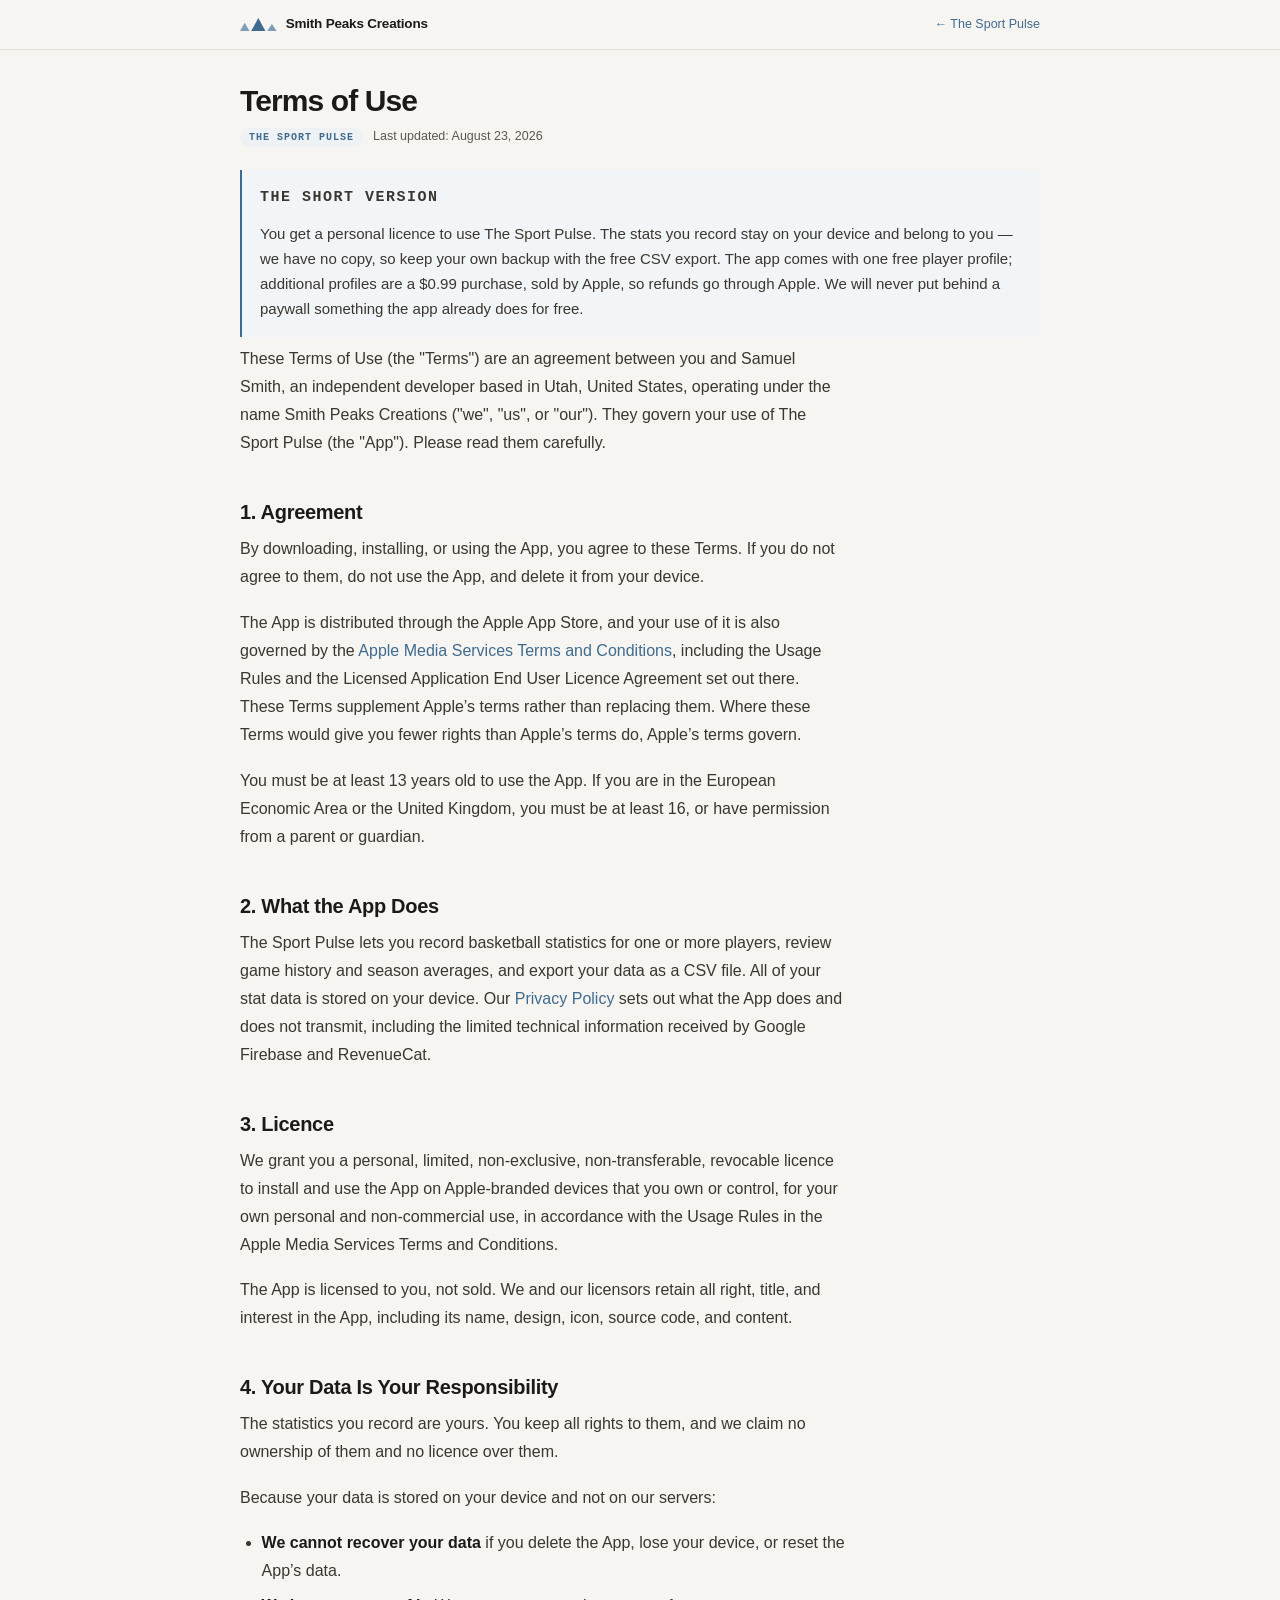
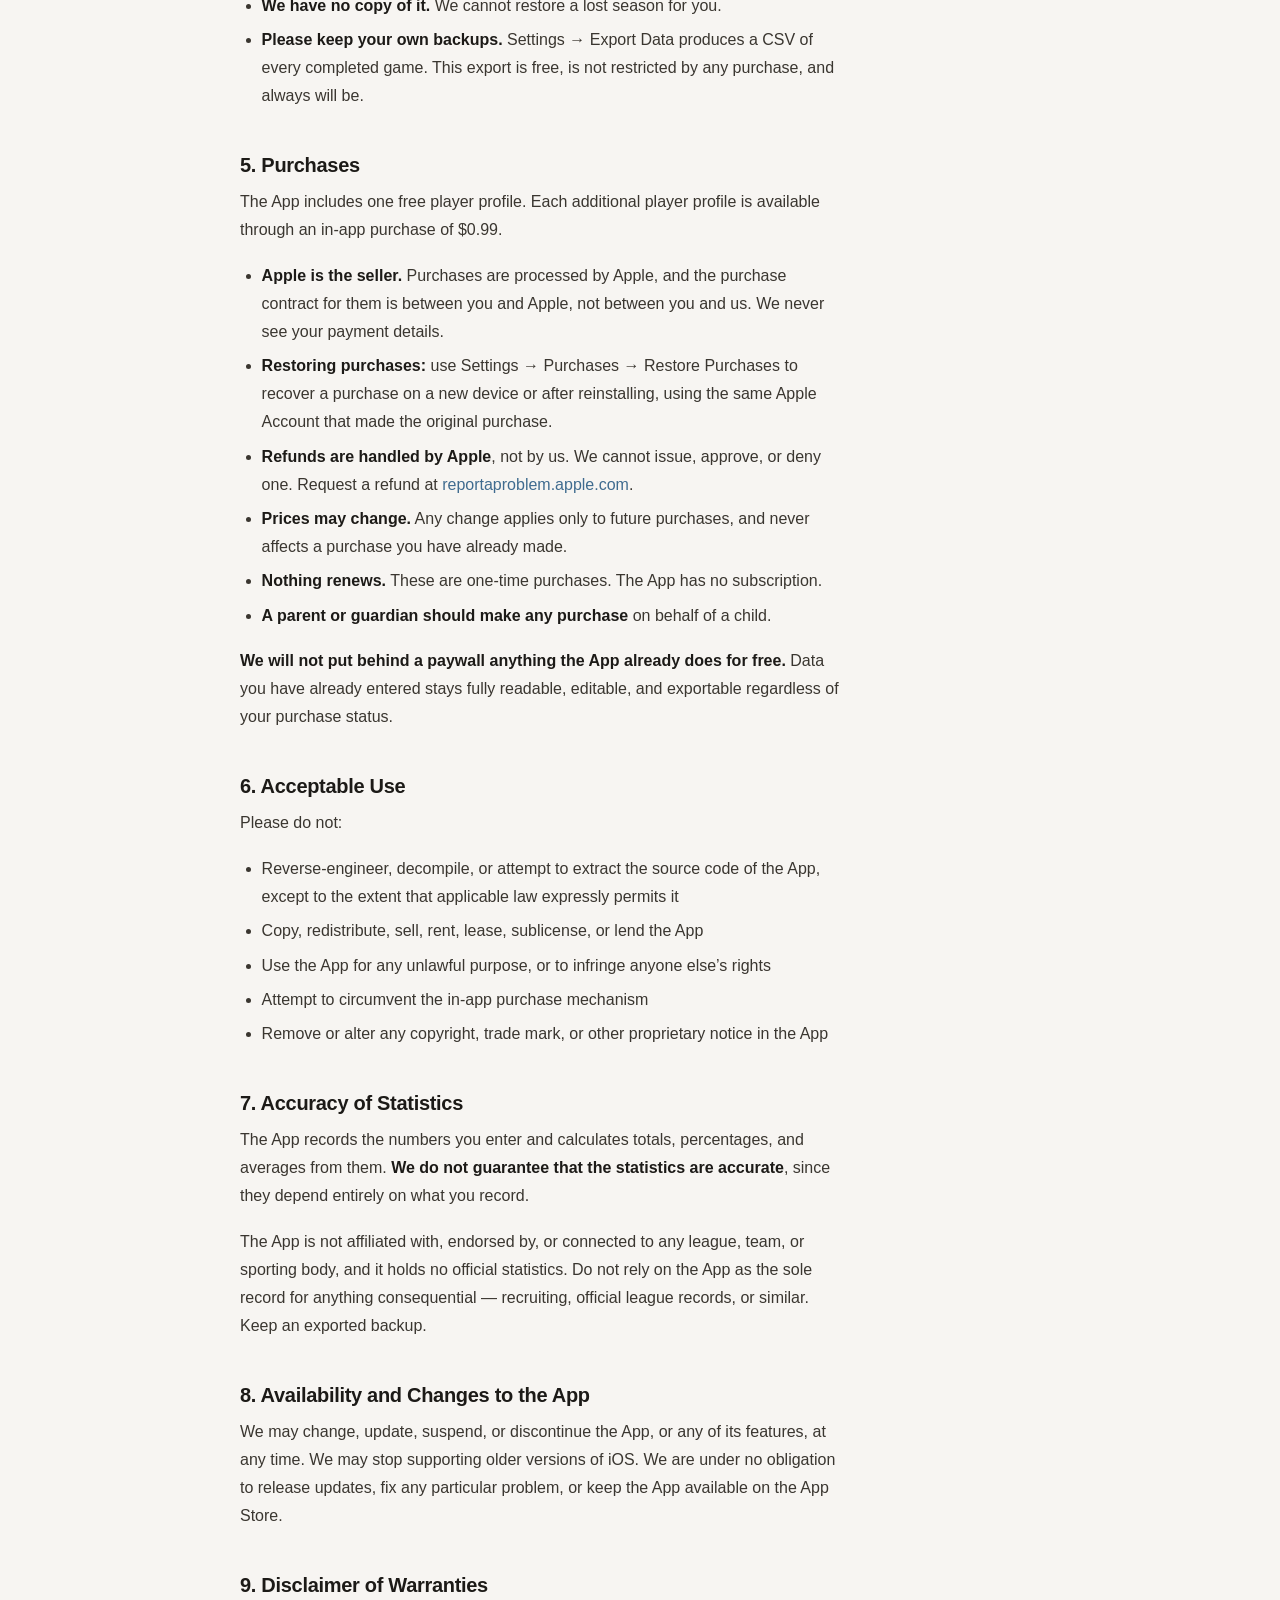
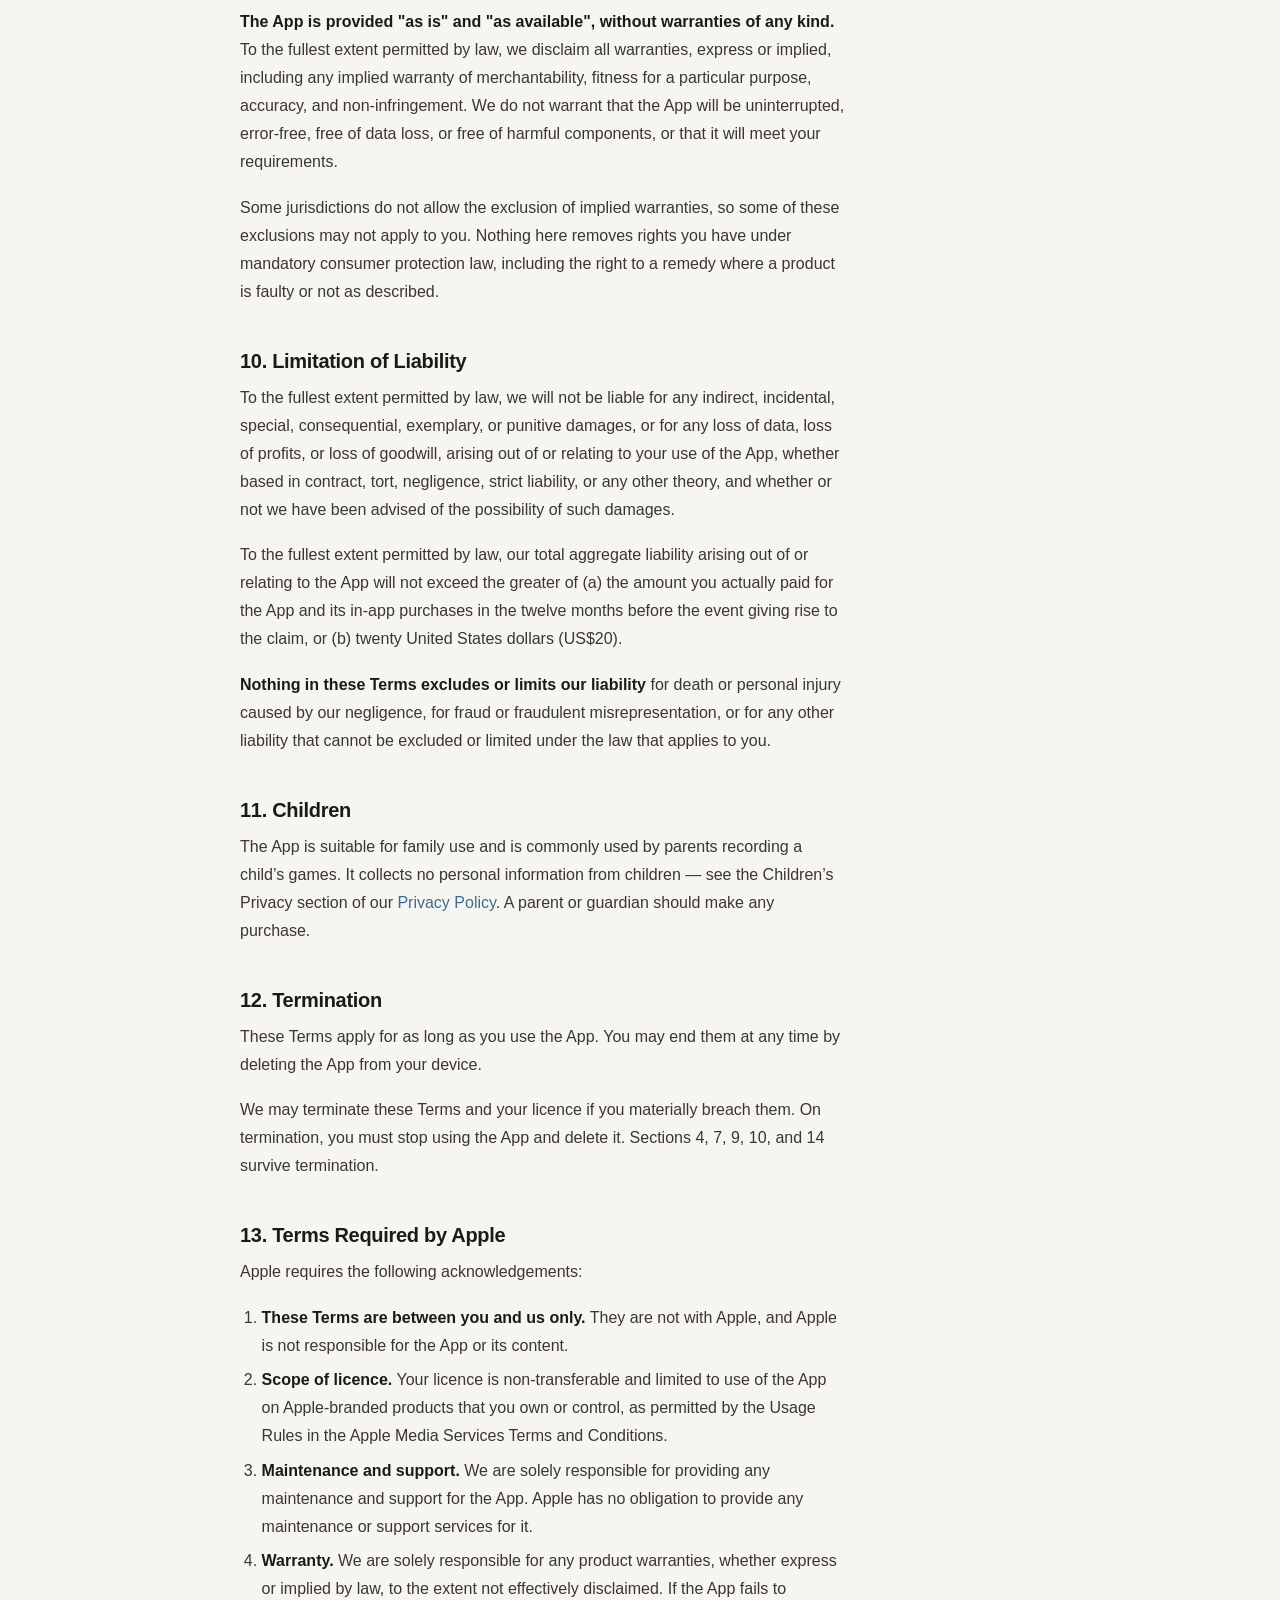
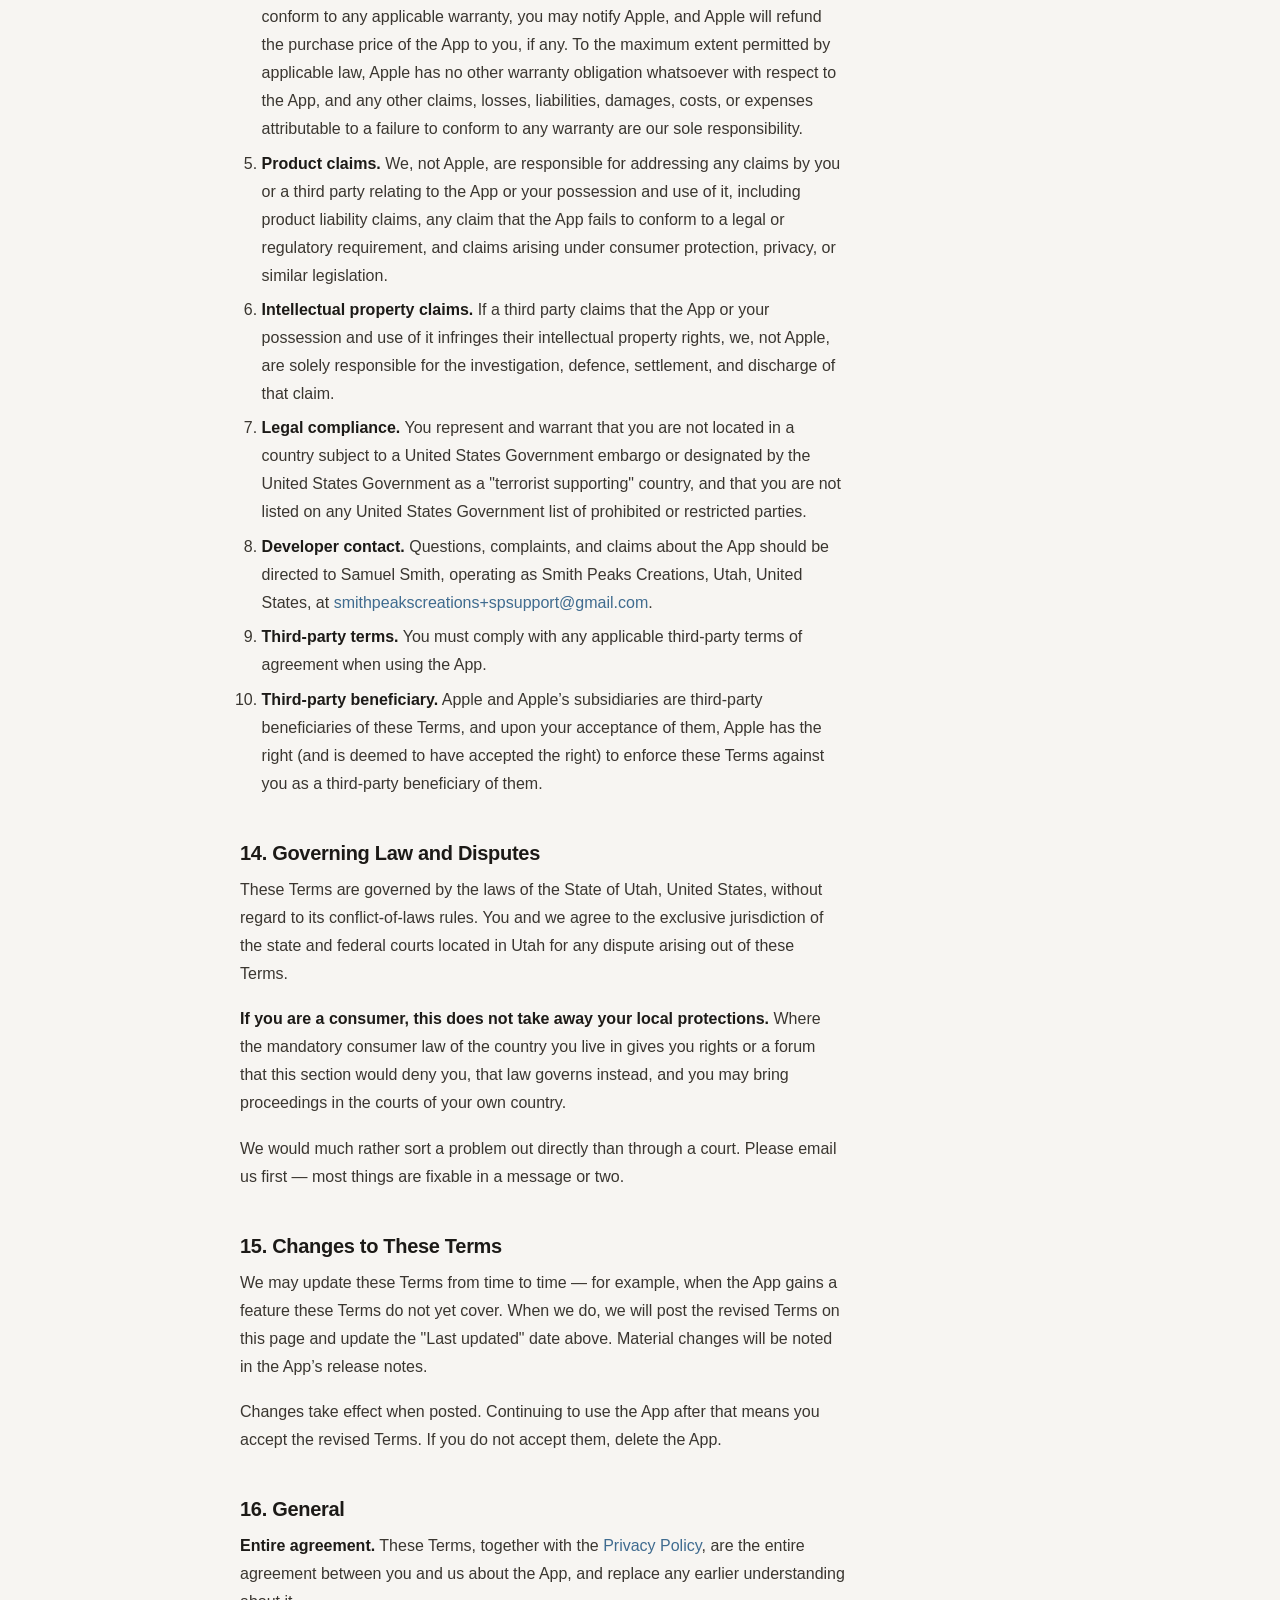
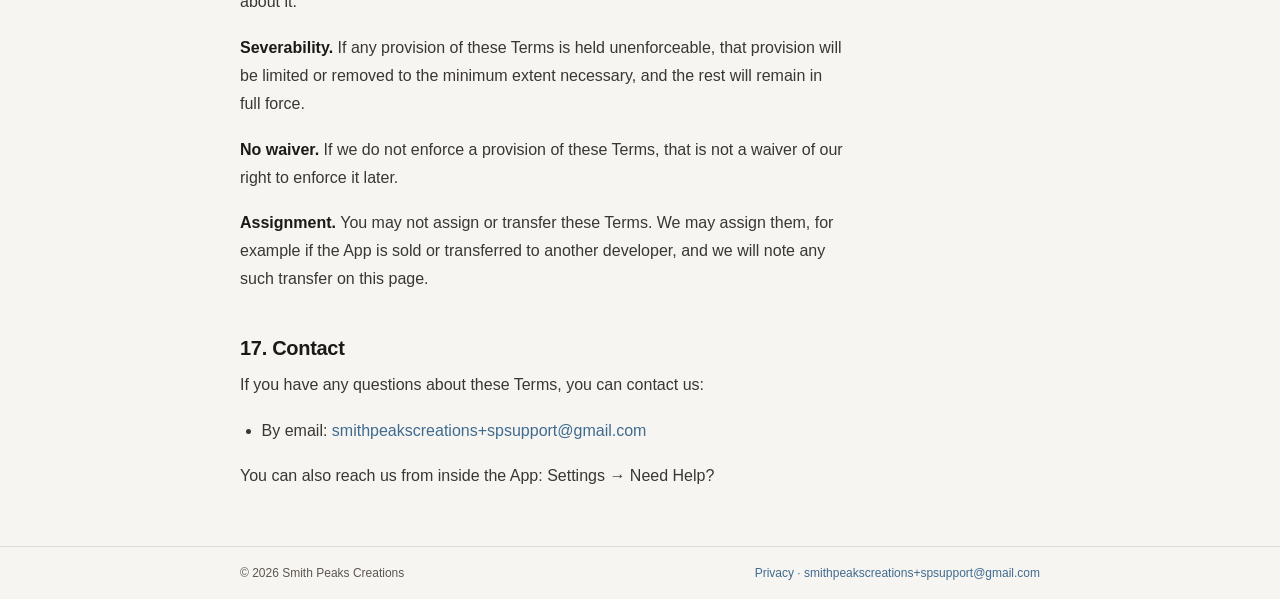
<file: terms/thesportpulse.html>
<!DOCTYPE html>
<html lang="en">
<head>
    <meta charset="UTF-8">
    <meta name="viewport" content="width=device-width, initial-scale=1">
    <title>Terms of Use - The Sport Pulse</title>
    <meta name="description" content="Terms of Use for The Sport Pulse by Smith Peaks Creations — licence, in-app purchases, disclaimers, and the terms Apple requires.">

    <meta property="og:title" content="Terms of Use - The Sport Pulse">
    <meta property="og:description" content="Terms of Use for The Sport Pulse by Smith Peaks Creations — licence, in-app purchases, disclaimers, and the terms Apple requires.">
    <meta property="og:url" content="https://smithpeakscreations.com/terms/thesportpulse.html">
    <meta property="og:type" content="website">
    <meta property="og:image" content="https://smithpeakscreations.com/assets/og.png">
    <meta property="og:image:width" content="1200">
    <meta property="og:image:height" content="630">
    <meta name="twitter:card" content="summary_large_image">

    <link rel="icon" type="image/svg+xml" href="data:image/svg+xml,%3Csvg xmlns='http://www.w3.org/2000/svg' viewBox='0 0 32 32'%3E%3Crect width='32' height='32' rx='7' fill='%23f7f5f2'/%3E%3Cpolygon points='0,26 8,13 16,26' fill='%237d9db8'/%3E%3Cpolygon points='16,26 24,15 32,26' fill='%237d9db8'/%3E%3Cpolygon points='7,26 16,5 25,26' fill='%233f6b8f'/%3E%3C/svg%3E">
    <link rel="stylesheet" href="../assets/site.css">
</head>
<body class="page-doc">

<a class="skip-link" href="#main">Skip to content</a>

<header class="site-header">
    <div class="wrap">
        <a class="lockup" href="../index.html">
            <svg class="peak-mark" viewBox="0 0 62 22" role="img" aria-label="Smith Peaks Creations">
                <polygon class="peak-outer" points="0,22 8,8 16,22"/>
                <polygon class="peak-center" points="19,22 31,0 43,22"/>
                <polygon class="peak-outer" points="46,22 54,10 62,22"/>
            </svg>
            Smith Peaks Creations
        </a>
        <a class="back-link" href="../apps/thesportpulse.html">&larr; The Sport Pulse</a>
    </div>
</header>

<main id="main">
    <div class="wrap">

        <div class="doc-head">
            <h1>Terms of Use</h1>
            <div class="doc-meta">
                <span class="tag tag-accent">The Sport Pulse</span>
                <span class="doc-date">Last updated: August 23, 2026</span>
            </div>
        </div>

        <div class="summary">
            <p class="summary-label">The short version</p>
            <p>You get a personal licence to use The Sport Pulse. The stats you record stay on your device and belong to you &mdash; we have no copy, so keep your own backup with the free CSV export. The app comes with one free player profile; additional profiles are a $0.99 purchase, sold by Apple, so refunds go through Apple. We will never put behind a paywall something the app already does for free.</p>
        </div>

        <div class="prose">

<p>These Terms of Use (the &quot;Terms&quot;) are an agreement between you and Samuel Smith, an independent developer based in Utah, United States, operating under the name Smith Peaks Creations (&quot;we&quot;, &quot;us&quot;, or &quot;our&quot;). They govern your use of The Sport Pulse (the &quot;App&quot;). Please read them carefully.</p>

<h2>1. Agreement</h2>

<p>By downloading, installing, or using the App, you agree to these Terms. If you do not agree to them, do not use the App, and delete it from your device.</p>

<p>The App is distributed through the Apple App Store, and your use of it is also governed by the <a href="https://www.apple.com/legal/internet-services/itunes/" target="_blank" rel="noopener">Apple Media Services Terms and Conditions</a>, including the Usage Rules and the Licensed Application End User Licence Agreement set out there. These Terms supplement Apple&rsquo;s terms rather than replacing them. Where these Terms would give you fewer rights than Apple&rsquo;s terms do, Apple&rsquo;s terms govern.</p>

<p>You must be at least 13 years old to use the App. If you are in the European Economic Area or the United Kingdom, you must be at least 16, or have permission from a parent or guardian.</p>

<h2>2. What the App Does</h2>

<p>The Sport Pulse lets you record basketball statistics for one or more players, review game history and season averages, and export your data as a CSV file. All of your stat data is stored on your device. Our <a href="../privacy/thesportpulse.html">Privacy Policy</a> sets out what the App does and does not transmit, including the limited technical information received by Google Firebase and RevenueCat.</p>

<h2>3. Licence</h2>

<p>We grant you a personal, limited, non-exclusive, non-transferable, revocable licence to install and use the App on Apple-branded devices that you own or control, for your own personal and non-commercial use, in accordance with the Usage Rules in the Apple Media Services Terms and Conditions.</p>

<p>The App is licensed to you, not sold. We and our licensors retain all right, title, and interest in the App, including its name, design, icon, source code, and content.</p>

<h2>4. Your Data Is Your Responsibility</h2>

<p>The statistics you record are yours. You keep all rights to them, and we claim no ownership of them and no licence over them.</p>

<p>Because your data is stored on your device and not on our servers:</p>

<ul>
    <li><strong>We cannot recover your data</strong> if you delete the App, lose your device, or reset the App&rsquo;s data.</li>
    <li><strong>We have no copy of it.</strong> We cannot restore a lost season for you.</li>
    <li><strong>Please keep your own backups.</strong> Settings &rarr; Export Data produces a CSV of every completed game. This export is free, is not restricted by any purchase, and always will be.</li>
</ul>

<h2>5. Purchases</h2>

<p>The App includes one free player profile. Each additional player profile is available through an in-app purchase of $0.99.</p>

<ul>
    <li><strong>Apple is the seller.</strong> Purchases are processed by Apple, and the purchase contract for them is between you and Apple, not between you and us. We never see your payment details.</li>
    <li><strong>Restoring purchases:</strong> use Settings &rarr; Purchases &rarr; Restore Purchases to recover a purchase on a new device or after reinstalling, using the same Apple Account that made the original purchase.</li>
    <li><strong>Refunds are handled by Apple</strong>, not by us. We cannot issue, approve, or deny one. Request a refund at <a href="https://reportaproblem.apple.com" target="_blank" rel="noopener">reportaproblem.apple.com</a>.</li>
    <li><strong>Prices may change.</strong> Any change applies only to future purchases, and never affects a purchase you have already made.</li>
    <li><strong>Nothing renews.</strong> These are one-time purchases. The App has no subscription.</li>
    <li><strong>A parent or guardian should make any purchase</strong> on behalf of a child.</li>
</ul>

<p><strong>We will not put behind a paywall anything the App already does for free.</strong> Data you have already entered stays fully readable, editable, and exportable regardless of your purchase status.</p>

<h2>6. Acceptable Use</h2>

<p>Please do not:</p>

<ul>
    <li>Reverse-engineer, decompile, or attempt to extract the source code of the App, except to the extent that applicable law expressly permits it</li>
    <li>Copy, redistribute, sell, rent, lease, sublicense, or lend the App</li>
    <li>Use the App for any unlawful purpose, or to infringe anyone else&rsquo;s rights</li>
    <li>Attempt to circumvent the in-app purchase mechanism</li>
    <li>Remove or alter any copyright, trade mark, or other proprietary notice in the App</li>
</ul>

<h2>7. Accuracy of Statistics</h2>

<p>The App records the numbers you enter and calculates totals, percentages, and averages from them. <strong>We do not guarantee that the statistics are accurate</strong>, since they depend entirely on what you record.</p>

<p>The App is not affiliated with, endorsed by, or connected to any league, team, or sporting body, and it holds no official statistics. Do not rely on the App as the sole record for anything consequential &mdash; recruiting, official league records, or similar. Keep an exported backup.</p>

<h2>8. Availability and Changes to the App</h2>

<p>We may change, update, suspend, or discontinue the App, or any of its features, at any time. We may stop supporting older versions of iOS. We are under no obligation to release updates, fix any particular problem, or keep the App available on the App Store.</p>

<h2>9. Disclaimer of Warranties</h2>

<p><strong>The App is provided &quot;as is&quot; and &quot;as available&quot;, without warranties of any kind.</strong> To the fullest extent permitted by law, we disclaim all warranties, express or implied, including any implied warranty of merchantability, fitness for a particular purpose, accuracy, and non-infringement. We do not warrant that the App will be uninterrupted, error-free, free of data loss, or free of harmful components, or that it will meet your requirements.</p>

<p>Some jurisdictions do not allow the exclusion of implied warranties, so some of these exclusions may not apply to you. Nothing here removes rights you have under mandatory consumer protection law, including the right to a remedy where a product is faulty or not as described.</p>

<h2>10. Limitation of Liability</h2>

<p>To the fullest extent permitted by law, we will not be liable for any indirect, incidental, special, consequential, exemplary, or punitive damages, or for any loss of data, loss of profits, or loss of goodwill, arising out of or relating to your use of the App, whether based in contract, tort, negligence, strict liability, or any other theory, and whether or not we have been advised of the possibility of such damages.</p>

<p>To the fullest extent permitted by law, our total aggregate liability arising out of or relating to the App will not exceed the greater of (a) the amount you actually paid for the App and its in-app purchases in the twelve months before the event giving rise to the claim, or (b) twenty United States dollars (US$20).</p>

<p><strong>Nothing in these Terms excludes or limits our liability</strong> for death or personal injury caused by our negligence, for fraud or fraudulent misrepresentation, or for any other liability that cannot be excluded or limited under the law that applies to you.</p>

<h2>11. Children</h2>

<p>The App is suitable for family use and is commonly used by parents recording a child&rsquo;s games. It collects no personal information from children &mdash; see the Children&rsquo;s Privacy section of our <a href="../privacy/thesportpulse.html">Privacy Policy</a>. A parent or guardian should make any purchase.</p>

<h2>12. Termination</h2>

<p>These Terms apply for as long as you use the App. You may end them at any time by deleting the App from your device.</p>

<p>We may terminate these Terms and your licence if you materially breach them. On termination, you must stop using the App and delete it. Sections 4, 7, 9, 10, and 14 survive termination.</p>

<h2>13. Terms Required by Apple</h2>

<p>Apple requires the following acknowledgements:</p>

<ol>
    <li><strong>These Terms are between you and us only.</strong> They are not with Apple, and Apple is not responsible for the App or its content.</li>
    <li><strong>Scope of licence.</strong> Your licence is non-transferable and limited to use of the App on Apple-branded products that you own or control, as permitted by the Usage Rules in the Apple Media Services Terms and Conditions.</li>
    <li><strong>Maintenance and support.</strong> We are solely responsible for providing any maintenance and support for the App. Apple has no obligation to provide any maintenance or support services for it.</li>
    <li><strong>Warranty.</strong> We are solely responsible for any product warranties, whether express or implied by law, to the extent not effectively disclaimed. If the App fails to conform to any applicable warranty, you may notify Apple, and Apple will refund the purchase price of the App to you, if any. To the maximum extent permitted by applicable law, Apple has no other warranty obligation whatsoever with respect to the App, and any other claims, losses, liabilities, damages, costs, or expenses attributable to a failure to conform to any warranty are our sole responsibility.</li>
    <li><strong>Product claims.</strong> We, not Apple, are responsible for addressing any claims by you or a third party relating to the App or your possession and use of it, including product liability claims, any claim that the App fails to conform to a legal or regulatory requirement, and claims arising under consumer protection, privacy, or similar legislation.</li>
    <li><strong>Intellectual property claims.</strong> If a third party claims that the App or your possession and use of it infringes their intellectual property rights, we, not Apple, are solely responsible for the investigation, defence, settlement, and discharge of that claim.</li>
    <li><strong>Legal compliance.</strong> You represent and warrant that you are not located in a country subject to a United States Government embargo or designated by the United States Government as a &quot;terrorist supporting&quot; country, and that you are not listed on any United States Government list of prohibited or restricted parties.</li>
    <li><strong>Developer contact.</strong> Questions, complaints, and claims about the App should be directed to Samuel Smith, operating as Smith Peaks Creations, Utah, United States, at <a href="mailto:smithpeakscreations+spsupport@gmail.com">smithpeakscreations+spsupport@gmail.com</a>.</li>
    <li><strong>Third-party terms.</strong> You must comply with any applicable third-party terms of agreement when using the App.</li>
    <li><strong>Third-party beneficiary.</strong> Apple and Apple&rsquo;s subsidiaries are third-party beneficiaries of these Terms, and upon your acceptance of them, Apple has the right (and is deemed to have accepted the right) to enforce these Terms against you as a third-party beneficiary of them.</li>
</ol>

<h2>14. Governing Law and Disputes</h2>

<p>These Terms are governed by the laws of the State of Utah, United States, without regard to its conflict-of-laws rules. You and we agree to the exclusive jurisdiction of the state and federal courts located in Utah for any dispute arising out of these Terms.</p>

<p><strong>If you are a consumer, this does not take away your local protections.</strong> Where the mandatory consumer law of the country you live in gives you rights or a forum that this section would deny you, that law governs instead, and you may bring proceedings in the courts of your own country.</p>

<p>We would much rather sort a problem out directly than through a court. Please email us first &mdash; most things are fixable in a message or two.</p>

<h2>15. Changes to These Terms</h2>

<p>We may update these Terms from time to time &mdash; for example, when the App gains a feature these Terms do not yet cover. When we do, we will post the revised Terms on this page and update the &quot;Last updated&quot; date above. Material changes will be noted in the App&rsquo;s release notes.</p>

<p>Changes take effect when posted. Continuing to use the App after that means you accept the revised Terms. If you do not accept them, delete the App.</p>

<h2>16. General</h2>

<p><strong>Entire agreement.</strong> These Terms, together with the <a href="../privacy/thesportpulse.html">Privacy Policy</a>, are the entire agreement between you and us about the App, and replace any earlier understanding about it.</p>

<p><strong>Severability.</strong> If any provision of these Terms is held unenforceable, that provision will be limited or removed to the minimum extent necessary, and the rest will remain in full force.</p>

<p><strong>No waiver.</strong> If we do not enforce a provision of these Terms, that is not a waiver of our right to enforce it later.</p>

<p><strong>Assignment.</strong> You may not assign or transfer these Terms. We may assign them, for example if the App is sold or transferred to another developer, and we will note any such transfer on this page.</p>

<h2>17. Contact</h2>

<p>If you have any questions about these Terms, you can contact us:</p>

<ul>
    <li>By email: <a href="mailto:smithpeakscreations+spsupport@gmail.com">smithpeakscreations+spsupport@gmail.com</a></li>
</ul>

<p>You can also reach us from inside the App: Settings &rarr; Need Help?</p>

        </div>

    </div>
</main>

<footer class="site-footer">
    <div class="wrap">
        <span>&copy; 2026 Smith Peaks Creations</span>
        <span class="footer-links"><a href="../privacy/thesportpulse.html">Privacy</a> &middot; <a href="mailto:smithpeakscreations+spsupport@gmail.com">smithpeakscreations+spsupport@gmail.com</a></span>
    </div>
</footer>

</body>
</html>
</file>
<file: assets/site.css>
/* ==========================================================================
   Smith Peaks Creations — site.css
   One stylesheet for index.html, 404.html, and privacy/*.html.
   No build step, no external requests, no JavaScript.
   ========================================================================== */

/* --------------------------------------------------------------------------
   1. Tokens
   -------------------------------------------------------------------------- */

:root {
    /* Core palette */
    --bg: #f7f5f2;
    --surface: #ffffff;
    --ink: #1c1a17;
    --prose-ink: #3a3630;
    --muted: #5c574f;
    --faint: #a09889;
    --line: #e2ddd5;
    --line-soft: #eceae5;

    --accent: #3f6b8f;
    --accent-soft: #eef2f5;
    --accent-2: #9a6448;
    --accent-2-soft: #f7f0ec;

    /* Supporting */
    --accent-hover: #35597a;
    --link-hover: #2c4f6c;
    --callout-bg: #f2f5f8;
    --band-border: #dfe7ee;
    --btn-outline-border: #b9cddc;
    --btn-outline-border-hover: #9fc0dc;
    --btn-outline-bg: rgba(255, 255, 255, .7);
    --focus: #9fc0dc;
    --card-border-hover: #cfdae4;
    --card-shadow: 0 10px 24px rgba(63, 107, 143, .18);
    --nav-bg: rgba(247, 245, 242, .9);
    --nav-border: #e7eaed;
    --dashed: #cdc6bb;
    --dashed-ink: #8a8378;
    --icon-stripe-a: #e8e4dd;
    --icon-stripe-b: #f3f0eb;

    /* Brand mark */
    --peak-center: #3f6b8f;
    --peak-outer: #7d9db8;

    /* Hero + ridgelines */
    --hero-grad: linear-gradient(175deg, #dce6ee 0%, #eef1f2 45%, #f7f5f2 100%);
    --hero-tagline: #4a463f;
    --ridge-back: rgba(63, 107, 143, .13);
    --ridge-mid: rgba(63, 107, 143, .26);
    --ridge-front: #3f6b8f;
    --err-grad: linear-gradient(175deg, #eef2f5, #f7f5f2);
    --err-ridge: rgba(63, 107, 143, .18);

    /* Type */
    --font-sans: -apple-system, BlinkMacSystemFont, "Segoe UI", Helvetica, Arial, sans-serif;
    --font-mono: ui-monospace, SFMono-Regular, Menlo, monospace;

    /* Layout */
    --page-max: 1060px;
    --gutter: 48px;
}

@media (prefers-color-scheme: dark) {
    :root {
        --bg: #14161a;
        --surface: #1c1f24;
        --ink: #e8e6e2;
        --prose-ink: #c9c6c0;
        --muted: #c9c6c0;
        --faint: #7c8590;
        --line: #2a2f36;
        --line-soft: #2a2f36;

        --accent: #8fb4d6;
        --accent-soft: #1e2831;
        --accent-2: #d0a68c;
        --accent-2-soft: #2a2118;

        --accent-hover: #a9c8e3;
        --link-hover: #b6d0e6;
        --callout-bg: #1c1f24;
        --band-border: #2a2f36;
        --btn-outline-border: #3a505f;
        --btn-outline-border-hover: #557285;
        --btn-outline-bg: rgba(255, 255, 255, .04);
        --card-border-hover: #3a444f;
        --card-shadow: 0 10px 24px rgba(0, 0, 0, .45);
        --nav-bg: rgba(20, 22, 26, .9);
        --nav-border: #2a2f36;
        --dashed: #3a3f47;
        --dashed-ink: #7c8590;
        --icon-stripe-a: #24282e;
        --icon-stripe-b: #1c1f24;

        --peak-center: #f7f5f2;
        --peak-outer: #8fb4d6;

        --hero-grad: linear-gradient(175deg, #1b222a 0%, #171a1f 45%, #14161a 100%);
        --hero-tagline: #c9c6c0;
        --ridge-back: rgba(143, 180, 214, .10);
        --ridge-mid: rgba(143, 180, 214, .18);
        --ridge-front: #3f6b8f;
        --err-grad: linear-gradient(175deg, #1b222a, #14161a);
        --err-ridge: rgba(143, 180, 214, .18);
    }
}

/* --------------------------------------------------------------------------
   2. Reset / base
   (new.css was removed; this replaces only what the pages actually use)
   -------------------------------------------------------------------------- */

*,
*::before,
*::after {
    box-sizing: border-box;
}

html {
    -webkit-text-size-adjust: 100%;
}

body {
    margin: 0;
    background: var(--bg);
    color: var(--ink);
    font-family: var(--font-sans);
    font-size: 1rem;
    line-height: 1.7;
    display: flex;
    flex-direction: column;
    min-height: 100vh;
}

h1,
h2,
h3,
h4 {
    color: var(--ink);
    font-weight: 700;
    margin: 0;
    text-wrap: balance;
}

p,
ul,
ol {
    margin: 0 0 1.1em;
}

ul,
ol {
    padding-left: 1.35em;
}

li {
    margin-bottom: .4em;
}

li > p {
    margin-bottom: .5em;
}

strong {
    font-weight: 700;
    color: var(--ink);
}

a {
    color: var(--accent);
    text-decoration: none;
}

a:hover {
    color: var(--link-hover);
    text-decoration: underline;
    text-underline-offset: 3px;
}

hr {
    border: 0;
    border-top: 1px solid var(--line);
    margin: 2rem 0;
}

code {
    font-family: var(--font-mono);
    font-size: .9em;
}

img {
    max-width: 100%;
    height: auto;
}

main {
    flex: 1;
}

/* --------------------------------------------------------------------------
   3. Focus + skip link
   -------------------------------------------------------------------------- */

:focus-visible {
    outline: 3px solid var(--focus);
    outline-offset: 2px;
    border-radius: 2px;
}

.prose a:focus-visible,
.inline-link:focus-visible {
    outline-offset: 3px;
}

.skip-link {
    position: absolute;
    left: -9999px;
    top: 0;
    z-index: 100;
    background: var(--ink);
    color: var(--bg);
    font-size: 13px;
    font-weight: 600;
    padding: 8px 13px;
    border-radius: 7px;
}

.skip-link:focus {
    left: 12px;
    top: 12px;
    text-decoration: none;
    color: var(--bg);
}

/* --------------------------------------------------------------------------
   4. Layout
   -------------------------------------------------------------------------- */

.wrap {
    width: 100%;
    max-width: calc(var(--page-max) + (var(--gutter) * 2));
    margin-inline: auto;
    padding-inline: var(--gutter);
}

/* Privacy pages run a narrower measure and a tighter gutter */
.page-doc {
    --page-max: 800px;
    --gutter: 40px;
}

/* --------------------------------------------------------------------------
   5. Brand mark + lockup
   -------------------------------------------------------------------------- */

.peak-mark {
    display: block;
    height: 15px;
    width: auto;
    flex: none;
}

.peak-mark .peak-center {
    fill: var(--peak-center);
}

.peak-mark .peak-outer {
    fill: var(--peak-outer);
}

.lockup {
    display: inline-flex;
    align-items: center;
    gap: 9px;
    color: var(--ink);
    font-size: 14px;
    font-weight: 700;
    letter-spacing: -.3px;
}

.lockup:hover {
    color: var(--ink);
    text-decoration: none;
}

.page-doc .lockup {
    font-size: 13.5px;
    letter-spacing: -.2px;
}

.page-doc .peak-mark {
    height: 13px;
}

/* --------------------------------------------------------------------------
   6. Site header / nav
   -------------------------------------------------------------------------- */

.site-header {
    background: var(--nav-bg);
    border-bottom: 1px solid var(--nav-border);
}

.site-header .wrap {
    display: flex;
    align-items: center;
    justify-content: space-between;
    gap: 16px;
    padding-block: 14px;
}

.page-doc .site-header {
    background: var(--bg);
    border-bottom-color: var(--line);
}

.page-doc .site-header .wrap {
    padding-block: 13px;
}

.nav-links {
    display: flex;
    flex-wrap: wrap;
    gap: 22px;
    font-size: 13px;
    color: var(--muted);
}

.nav-links a {
    color: var(--muted);
}

.nav-links a:hover {
    color: var(--link-hover);
}

.nav-links a.is-accent {
    color: var(--accent);
    font-weight: 600;
}

.back-link {
    font-size: 12.5px;
    color: var(--accent);
}

/* --------------------------------------------------------------------------
   7. Hero
   -------------------------------------------------------------------------- */

.hero {
    position: relative;
    min-height: 330px;
    background: var(--hero-grad);
    overflow: hidden;
    display: flex;
    align-items: center;
    justify-content: center;
}

.ridge {
    position: absolute;
    bottom: 0;
    pointer-events: none;
}

.ridge-back {
    left: -40px;
    right: -40px;
    height: 158px;
    background: var(--ridge-back);
    clip-path: polygon(0 100%, 0 70%, 10% 44%, 20% 66%, 32% 26%, 44% 60%, 56% 34%, 68% 62%, 80% 30%, 92% 58%, 100% 40%, 100% 100%);
    animation: drift 40s linear infinite alternate;
}

.ridge-mid {
    left: -20px;
    right: -20px;
    height: 110px;
    background: var(--ridge-mid);
    clip-path: polygon(0 100%, 0 58%, 14% 22%, 28% 60%, 40% 34%, 54% 68%, 66% 30%, 78% 62%, 90% 38%, 100% 66%, 100% 100%);
}

.ridge-front {
    left: 0;
    right: 0;
    height: 66px;
    background: var(--ridge-front);
    clip-path: polygon(0 100%, 0 66%, 12% 40%, 24% 72%, 38% 34%, 50% 70%, 62% 44%, 76% 76%, 88% 48%, 100% 72%, 100% 100%);
}

@keyframes drift {
    to {
        transform: translateX(-40px);
    }
}

.hero-inner {
    position: relative;
    z-index: 1;
    display: flex;
    flex-direction: column;
    align-items: center;
    text-align: center;
    gap: 13px;
    padding: 48px 0 58px;
}

.hero h1 {
    font-size: 48px;
    letter-spacing: -2.2px;
    line-height: 1;
    margin: 0;
}

.hero-tagline {
    font-size: 16px;
    color: var(--hero-tagline);
    margin: 0;
}

.hero-actions {
    display: flex;
    flex-wrap: wrap;
    justify-content: center;
    gap: 10px;
    margin-top: 8px;
}

/* --------------------------------------------------------------------------
   8. Buttons
   -------------------------------------------------------------------------- */

.btn {
    display: inline-block;
    font-size: 13px;
    font-weight: 600;
    padding: 10px 17px;
    border-radius: 100px;
    border: 1px solid transparent;
    line-height: 1.2;
}

.btn:hover {
    text-decoration: none;
}

.btn-primary {
    background: var(--accent);
    color: #fff;
}

@media (prefers-color-scheme: dark) {
    .btn-primary {
        color: #14161a;
    }
}

.btn-primary:hover {
    background: var(--accent-hover);
    color: #fff;
}

@media (prefers-color-scheme: dark) {
    .btn-primary:hover {
        color: #14161a;
    }
}

.btn-outline {
    color: var(--accent);
    border-color: var(--btn-outline-border);
    background: var(--btn-outline-bg);
}

.btn-outline:hover {
    color: var(--accent);
    background: var(--surface);
    border-color: var(--btn-outline-border-hover);
}

.btn-lg {
    font-size: 13.5px;
    padding: 12px 19px;
}

/* --------------------------------------------------------------------------
   9. Apps section + grid
   -------------------------------------------------------------------------- */

.apps {
    padding-block: 38px 42px;
    display: flex;
    flex-direction: column;
    gap: 20px;
}

.section-head {
    display: flex;
    align-items: baseline;
    justify-content: space-between;
    gap: 16px;
}

.section-head h2 {
    font-size: 22px;
    letter-spacing: -.4px;
}

.section-note {
    font: 400 11px var(--font-mono);
    color: var(--faint);
}

.app-grid {
    display: grid;
    grid-template-columns: repeat(auto-fit, minmax(250px, 1fr));
    gap: 16px;
    align-items: stretch;
}

/* --- App card --- */

.app-card {
    position: relative;
    border: 1px solid var(--line);
    border-radius: 12px;
    padding: 20px;
    background: var(--surface);
    display: flex;
    flex-direction: column;
    gap: 11px;
    transition: transform 160ms ease, box-shadow 160ms ease, border-color 160ms ease;
}

.app-card:hover,
.app-card:focus-within {
    transform: translateY(-6px);
    box-shadow: var(--card-shadow);
    border-color: var(--card-border-hover);
}

.app-card:hover .card-link,
.app-card:focus-within .card-link {
    font-weight: 600;
}

.card-top {
    display: flex;
    align-items: flex-start;
    justify-content: space-between;
    gap: 10px;
}

.app-icon {
    width: 48px;
    height: 48px;
    flex: none;
    border-radius: 12px;
    border: 1px solid var(--line);
    background: var(--surface);
    object-fit: cover;
}

/* Striped stand-in for an app that has no icon yet. Unused while all three
   apps have real icons; kept for the next one. */
.app-icon-placeholder {
    background: repeating-linear-gradient(45deg, var(--icon-stripe-a) 0 5px, var(--icon-stripe-b) 5px 10px);
    display: flex;
    align-items: center;
    justify-content: center;
    text-align: center;
    font: 400 7px/1.25 var(--font-mono);
    color: var(--faint);
}

/* App-identity pill. Used on the privacy pages to name which app the policy
   covers; the two variants are colour only, not a category taxonomy. */
.tag {
    font: 600 9.5px var(--font-mono);
    letter-spacing: .1em;
    text-transform: uppercase;
    padding: 4px 8px;
    border-radius: 100px;
    white-space: nowrap;
}

.tag-accent {
    color: var(--accent);
    background: var(--accent-soft);
}

.tag-accent-2 {
    color: var(--accent-2);
    background: var(--accent-2-soft);
}

.tag-retired {
    color: var(--muted);
    background: var(--line-soft);
}

.app-retired {
    font-size: 13px;
    line-height: 1.6;
    color: var(--muted);
    max-width: 46ch;
    margin: 0;
}

.app-card h3 {
    font-size: 17px;
    letter-spacing: -.2px;
    line-height: 1.3;
}

.app-desc {
    font-size: 12.5px;
    line-height: 1.6;
    color: var(--muted);
    flex: 1;
    margin: 0;
}

.card-rule {
    height: 1px;
    background: var(--line-soft);
}

.card-link {
    font-size: 12.5px;
    color: var(--accent);
}

/* Whole card is clickable, but there is still exactly one real link,
   so the markup stays valid and readable with CSS disabled. */
.card-link::after {
    content: "";
    position: absolute;
    inset: 0;
    border-radius: 12px;
}

.card-link:hover {
    text-decoration: none;
}

/* --- "Something new" placeholder card --- */

.app-card-soon {
    border: 1.5px dashed var(--dashed);
    border-radius: 12px;
    padding: 20px;
    background: transparent;
    display: flex;
    flex-direction: column;
    justify-content: center;
    gap: 10px;
}

.soon-peak {
    display: block;
    width: 22px;
    height: 17px;
    fill: var(--dashed);
}

.app-card-soon h3 {
    font-size: 17px;
    color: var(--dashed-ink);
}

.app-card-soon p {
    font-size: 12.5px;
    line-height: 1.6;
    color: var(--faint);
    margin: 0;
}

/* --------------------------------------------------------------------------
   10. Contact band
   -------------------------------------------------------------------------- */

.contact-band {
    margin-top: 16px;
    display: flex;
    align-items: center;
    justify-content: space-between;
    flex-wrap: wrap;
    gap: 20px;
    padding: 24px 28px;
    border-radius: 12px;
    background: var(--callout-bg);
    border: 1px solid var(--band-border);
}

.contact-band h2 {
    font-size: 18px;
    letter-spacing: 0;
}

/* --------------------------------------------------------------------------
   11. Footer
   -------------------------------------------------------------------------- */

.site-footer {
    border-top: 1px solid var(--line);
    background: var(--bg);
    font-size: 12px;
    color: var(--muted);
}

.site-footer .wrap {
    display: flex;
    align-items: center;
    justify-content: space-between;
    flex-wrap: wrap;
    gap: 10px 20px;
    padding-block: 18px;
}

.page-doc .site-footer .wrap {
    padding-block: 16px;
}

.footer-links {
    color: var(--accent);
}

/* --------------------------------------------------------------------------
   12. Privacy pages
   -------------------------------------------------------------------------- */

.doc-head {
    padding-top: 34px;
}

.doc-head h1 {
    font-size: 30px;
    letter-spacing: -.9px;
    line-height: 1.15;
}

.doc-meta {
    margin-top: 8px;
    display: flex;
    align-items: center;
    flex-wrap: wrap;
    gap: 10px;
}

.doc-meta .tag {
    font-size: 10px;
    padding: 4px 9px;
}

.doc-date {
    font-size: 12.5px;
    color: var(--muted);
}

.summary {
    margin-top: 22px;
    border-left: 2px solid var(--accent);
    background: var(--callout-bg);
    padding: 16px 18px;
    border-radius: 0 8px 8px 0;
}

.summary-label {
    font: 600 10.5px var(--font-mono);
    letter-spacing: .1em;
    text-transform: uppercase;
    color: var(--accent);
    margin: 0 0 7px;
}

.summary p {
    font-size: 15px;
    line-height: 1.65;
    color: var(--prose-ink);
    margin: 0;
}

.summary p + p {
    margin-top: .8em;
}

.prose {
    max-width: 68ch;
    padding-block: 8px 38px;
    font-size: 16px;
    line-height: 1.75;
    color: var(--prose-ink);
}

.prose h2 {
    font-size: 1.25rem;
    letter-spacing: -.3px;
    line-height: 1.3;
    margin: 2.1em 0 .5em;
}

.prose h3 {
    font-size: 1.0625rem;
    letter-spacing: -.2px;
    line-height: 1.3;
    margin: 1.7em 0 .45em;
}

.prose h4 {
    font-size: 1rem;
    line-height: 1.4;
    margin: 1.4em 0 .35em;
}

.prose > *:first-child {
    margin-top: 0;
}

/* --------------------------------------------------------------------------
   13. App pages
   -------------------------------------------------------------------------- */

.page-app {
    --page-max: 900px;
}

/* --- Hero --- */

.app-hero {
    background: var(--hero-grad);
    border-bottom: 1px solid var(--line-soft);
    padding-block: 40px 44px;
}

.app-hero-inner {
    display: flex;
    align-items: flex-start;
    gap: 24px;
}

.app-hero-icon {
    width: 96px;
    height: 96px;
    flex: none;
    border-radius: 20px;
    border: 1px solid var(--line);
    background: var(--surface);
    object-fit: cover;
}

/* Same recipe as .err-eyebrow and .summary-label. */
.app-eyebrow {
    font: 600 11px var(--font-mono);
    letter-spacing: .14em;
    text-transform: uppercase;
    color: var(--accent);
    margin: 2px 0 8px;
}

.app-hero h1 {
    font-size: 34px;
    letter-spacing: -1px;
    line-height: 1.12;
}

.app-tagline {
    font-size: 16px;
    line-height: 1.55;
    color: var(--hero-tagline);
    margin: 9px 0 0;
    max-width: 46ch;
}

.app-meta {
    font-size: 12.5px;
    color: var(--muted);
    margin: 11px 0 0;
}

.app-actions {
    margin-top: 18px;
}

/* Apple's badge artwork, used unmodified. The white variant is swapped in for
   dark mode by a <picture> media source, which needs no JavaScript. */
.badge-appstore {
    display: block;
    height: 50px;
    width: auto;
}

/* --- Body sections --- */

.app-body {
    padding-block: 34px 44px;
    display: flex;
    flex-direction: column;
    gap: 34px;
}

.app-section h2 {
    font-size: 22px;
    letter-spacing: -.4px;
    margin-bottom: 16px;
}

/* Same intrinsic-responsive idiom as .app-grid, one size down. */
.feature-grid {
    display: grid;
    grid-template-columns: repeat(auto-fit, minmax(230px, 1fr));
    gap: 18px 24px;
}

.feature h3 {
    font-size: 15px;
    letter-spacing: -.1px;
    line-height: 1.35;
    margin-bottom: 5px;
}

.feature p {
    font-size: 13px;
    line-height: 1.65;
    color: var(--muted);
    margin: 0;
}

/* --- Screenshot strip --- */

/* Scrolls horizontally rather than wrapping, so a phone screenshot is never
   scaled below legibility. */
.shot-gallery {
    display: flex;
    gap: 14px;
    overflow-x: auto;
    scroll-snap-type: x proximity;
    padding-bottom: 10px;
    -webkit-overflow-scrolling: touch;
}

.shot {
    flex: none;
    width: 230px;
    height: auto;
    border-radius: 14px;
    border: 1px solid var(--line);
    background: var(--surface);
    scroll-snap-align: start;
}

/* --- FAQ --- */

/* Answers stay visible rather than collapsing into <details>: App Review reads
   this page, and it has to survive CSS being switched off. */
.faq-list {
    max-width: 70ch;
    display: flex;
    flex-direction: column;
    gap: 18px;
}

.faq-q {
    font-size: 15px;
    letter-spacing: -.1px;
    line-height: 1.35;
    margin-bottom: 5px;
}

.faq-a {
    font-size: 14px;
    line-height: 1.7;
    color: var(--prose-ink);
    margin: 0;
}

/* --- Support --- */

/* Reuses .contact-band from the homepage; only the stacking differs. */
.app-body .contact-band {
    margin-top: 0;
}

.support-note {
    font-size: 12.5px;
    color: var(--muted);
    margin: 6px 0 0;
    max-width: 46ch;
}

.app-legal {
    font-size: 12.5px;
    color: var(--muted);
    margin: 0;
}

/* --------------------------------------------------------------------------
   14. 404
   -------------------------------------------------------------------------- */

.err {
    position: relative;
    overflow: hidden;
    background: var(--err-grad);
    text-align: center;
    padding: 88px 22px 104px;
    flex: 1;
    display: flex;
    align-items: center;
    justify-content: center;
}

.err-ridge {
    position: absolute;
    left: 0;
    right: 0;
    bottom: 0;
    height: 56px;
    background: var(--err-ridge);
    clip-path: polygon(0 100%, 0 62%, 16% 26%, 32% 62%, 48% 22%, 64% 58%, 80% 30%, 100% 60%, 100% 100%);
    pointer-events: none;
}

.err-inner {
    position: relative;
    z-index: 1;
}

.err-eyebrow {
    font: 600 11px var(--font-mono);
    letter-spacing: .16em;
    color: var(--accent);
    margin: 0;
}

.err h1 {
    font-size: 26px;
    letter-spacing: -.5px;
    margin-top: 7px;
}

.err p {
    font-size: 13.5px;
    color: var(--muted);
    margin: 5px 0 0;
}

.err .btn {
    margin-top: 14px;
}

/* --------------------------------------------------------------------------
   15. Responsive
   -------------------------------------------------------------------------- */

@media (max-width: 640px) {
    :root {
        --gutter: 20px;
    }

    .page-doc {
        --gutter: 20px;
    }

    .hero {
        min-height: 0;
    }

    .hero h1 {
        font-size: 32px;
        letter-spacing: -1.2px;
    }

    .hero-inner {
        padding: 40px 0 52px;
    }

    .nav-links {
        gap: 14px;
        font-size: 12.5px;
    }

    .site-header .wrap {
        flex-wrap: wrap;
        gap: 10px;
    }

    .doc-head h1 {
        font-size: 26px;
        letter-spacing: -.6px;
    }

    .app-hero {
        padding-block: 30px 34px;
    }

    .app-hero-inner {
        flex-direction: column;
        gap: 18px;
    }

    .app-hero-icon {
        width: 76px;
        height: 76px;
        border-radius: 16px;
    }

    .app-hero h1 {
        font-size: 27px;
        letter-spacing: -.7px;
    }

    .app-tagline {
        font-size: 15px;
    }

    .app-body {
        gap: 28px;
    }

    .app-section h2 {
        font-size: 19px;
    }

    .contact-band {
        padding: 20px;
    }

    .err {
        padding: 56px 20px 72px;
    }
}

/* --------------------------------------------------------------------------
   16. Reduced motion
   -------------------------------------------------------------------------- */

@media (prefers-reduced-motion: reduce) {
    *,
    *::before,
    *::after {
        animation: none !important;
        transition: none !important;
        scroll-behavior: auto !important;
    }

    .app-card:hover,
    .app-card:focus-within {
        transform: none;
    }
}
</file>
